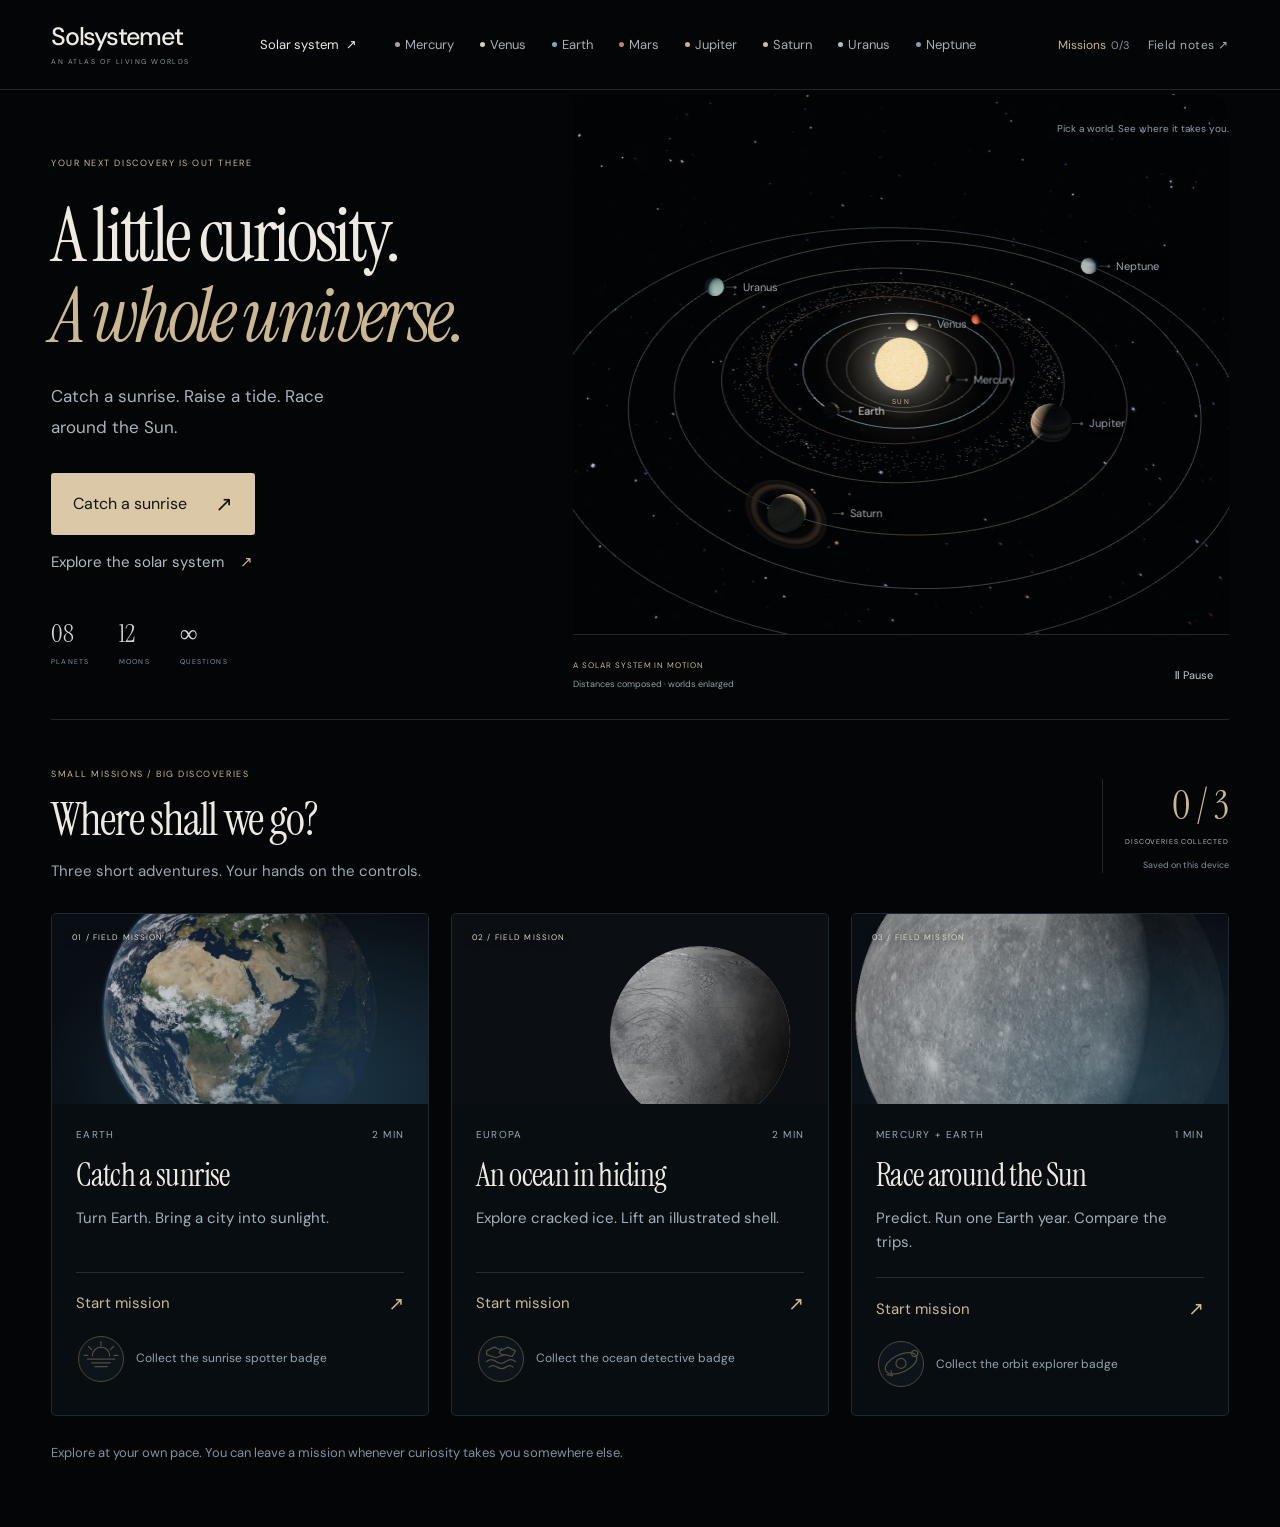
<file: index.html>
<!doctype html>
<html lang="en">
<head>
<meta charset="utf-8"><meta name="viewport" content="width=device-width,initial-scale=1,viewport-fit=cover">
<meta name="theme-color" content="#030507"><meta name="description" content="Solsystemet — Eight planets, twelve moons and the asteroid belt. An atlas to explore together.">
<meta name="apple-mobile-web-app-title" content="Solsystemet">
<link rel="apple-touch-icon" sizes="180x180" href="assets/icons/solsystemet-180-v1.png">
<link rel="icon" type="image/png" sizes="32x32" href="assets/icons/solsystemet-32-v1.png">
<title>Solsystemet — Living worlds</title><link rel="stylesheet" href="style.css?v=e6732d2c9bdf.9df63c26d4">
</head>
<body>
<div id="atlas" class="atlas" data-world="earth">
<header class="topbar">
<a class="brand" href="#explore" aria-label="Solsystemet — exploration home">Solsystemet<span>AN ATLAS OF LIVING WORLDS</span></a>
<nav class="world-nav" aria-label="Explore the solar system"><button data-view="orrery" class="orrery-link">Solar system <span>↗</span></button><div id="planetNav" class="planet-nav"></div></nav>
<div class="top-actions"><a id="missionsLink" href="#missions">Missions <span id="missionNavCount">0/3</span></a><button id="aboutButton" type="button" aria-expanded="false">Field notes ↗</button></div>
</header>
<section id="missionGuide" class="mission-guide" aria-label="Your guided mission" hidden></section>
<section role="main" id="homeView" class="home-view" aria-labelledby="homeTitle" hidden>
<div class="home-hero">
<div class="home-copy"><span class="eyebrow">YOUR NEXT DISCOVERY IS OUT THERE</span><h1 id="homeTitle" tabindex="-1">A little curiosity.<br><em>A whole universe.</em></h1><p>Catch a sunrise. Raise a tide. Race around the Sun.</p><button id="homeStartMission" class="explore-action" type="button">Catch a sunrise <span aria-hidden="true">↗</span></button><a class="mission-jump" href="#orrery">Explore the solar system <span aria-hidden="true">↗</span></a><div class="home-inventory"><span>08 <small>PLANETS</small></span><span>12 <small>MOONS</small></span><span>∞ <small>QUESTIONS</small></span></div></div>
<div class="home-window"><div id="homeStage"></div><div class="home-scene-caption"><span>A SOLAR SYSTEM IN MOTION <small>Distances composed · worlds enlarged</small></span><button id="homeMotion" type="button" aria-pressed="true">Ⅱ Pause</button></div><p class="home-scene-hint">Pick a world. See where it takes you.</p></div>
</div>
<section id="missions" class="mission-library" aria-labelledby="missionsTitle"><div class="mission-library-heading"><div><span class="eyebrow">SMALL MISSIONS / BIG DISCOVERIES</span><h2 id="missionsTitle" tabindex="-1">Where shall we go?</h2><p>Three short adventures. Your hands on the controls.</p></div><div class="discovery-passport"><span id="passportCount">0 / 3</span><span id="passportLabel">DISCOVERIES COLLECTED</span><small id="passportStorage">Saved on this device</small></div></div><div id="missionCards" class="mission-cards"></div><p class="mission-library-note">Explore at your own pace. You can leave a mission whenever curiosity takes you somewhere else.</p></section>
</section>
<main id="main" class="primary">
<section class="narrative" aria-label="Current discovery">
<div class="chapter-index"><span id="chapterNumber">01</span><span class="index-divider"></span><span id="chapterKind">OUR HOME</span></div>
<h1 id="worldTitle">Earth<span>.</span></h1>
<p id="worldLead" class="lead">A living planet, turning beneath the Sun.</p>
<p id="worldText" class="supporting">Oceans in deep blue. Weather moving over continents. A thin atmosphere between us and space.</p>
<nav id="familyNav" class="family-navigation" aria-label="Explore nearby moons" hidden></nav>
<div class="discovery-question"><span class="eyebrow">LOOK CLOSER</span><h2 id="experimentQuestion">Where does a new day begin?</h2><p id="experimentHint">Choose a city. Turn Earth and follow it into the light.</p></div>
<div class="primary-actions"><button id="playButton" class="play-action" aria-pressed="false"><span id="playIcon">▶</span><span id="playLabel">Follow one day</span></button><button id="resetButton" class="quiet-action">Reset ↺</button></div>
<div class="world-fact"><span id="factValue">12,742</span><span id="factUnit">KM / MEAN DIAMETER</span></div>
</section>
<section class="observation" aria-label="Interactive planet">
<div class="scene" id="scene">
<section id="cityExplorer" class="city-explorer" aria-label="Explore a city and its current weather" hidden></section>
<canvas id="universe" aria-label="Interactive Earth. Drag to turn the planet." tabindex="0"></canvas>
<button id="missionScenePlay" class="mission-scene-play" type="button" aria-pressed="true" hidden>Ⅱ Pause</button>
<figure id="europaCutaway" class="europa-cutaway" hidden aria-labelledby="europaCutawayCaption">
<svg viewBox="0 0 440 270" role="img" aria-labelledby="europaLayersTitle europaLayersDesc">
<title id="europaLayersTitle">An illustration of what may lie under Europa’s ice</title><desc id="europaLayersDesc">A cracked icy shell above a likely salty ocean, with rocky material deeper below. The layer depths are uncertain and are not shown to scale.</desc>
<defs><linearGradient id="europaWater" x2="0" y2="1"><stop stop-color="#246d90"/><stop offset="1" stop-color="#112a48"/></linearGradient><linearGradient id="europaRock" x2="0" y2="1"><stop stop-color="#5a554e"/><stop offset="1" stop-color="#25292c"/></linearGradient></defs>
<g class="europa-inside"><path d="M25 80Q220 108 415 80V187Q220 220 25 187Z" fill="url(#europaWater)"/><path d="M25 187Q220 220 415 187V245H25Z" fill="url(#europaRock)"/><path d="M45 129q35-12 70 0t70 0 70 0 70 0 70 0M45 157q35-12 70 0t70 0 70 0 70 0 70 0" fill="none" stroke="#82c8de" stroke-opacity=".24" stroke-width="2"/><text x="220" y="148" text-anchor="middle">Likely salty ocean</text><text x="220" y="232" text-anchor="middle">Rocky interior</text></g>
<g class="europa-ice-shell"><path d="M25 60Q220 15 415 60V93Q220 129 25 93Z" fill="#bacbcf"/><path d="M25 60Q220 15 415 60L380 77 330 64 285 84 225 65 172 83 118 65 71 80Z" fill="#e1e6dd"/><path d="M140 39l-13 17 29 12-18 19M295 42l17 16-12 14 13 21" fill="none" stroke="#816c54" stroke-width="3"/><text x="220" y="73" text-anchor="middle" fill="#21343c">Icy shell</text></g>
<g class="europa-unopened"><rect x="24" y="104" width="392" height="145" rx="5" fill="#091219"/><text x="220" y="172" text-anchor="middle">What could be underneath?</text><path d="M206 190l14 14 14-14" fill="none" stroke="#cbb792" stroke-width="2"/></g>
</svg>
<figcaption id="europaCutawayCaption">Scientific illustration · not to scale.<br>Ice and ocean depths are uncertain. <a href="https://science.nasa.gov/jupiter/moons/europa/" target="_blank" rel="noopener">NASA’s evidence ↗</a></figcaption>
</figure>
<img id="fallbackPlanet" class="fallback" src="assets/earth-still.jpg" alt="Earth illustration; interactive rendering is unavailable." hidden>
<div class="scene-topline"><span id="sceneCaption">EARTH / SUNLIT HEMISPHERE</span><button id="cinemaButton" aria-pressed="false">View only ⤢</button></div>
<div id="spinGuideNote" class="spin-guide-note" hidden><i></i> FOLLOW THE GOLD DOT <span>A DRAWN GUIDE, NOT A CLOUD</span></div>
<div id="axisGuide" class="axis-guide" hidden><span>N</span><i></i><span>S</span></div>
<div id="cityMarker" class="city-marker" hidden><i></i><span id="cityMarkerName">Abu Dhabi</span></div>
<div id="compareLabel" class="compare-label" hidden><i></i><span>EARTH’S WIDTH<small>1 : 11.2 · SAME SCALE AS JUPITER</small></span></div>
<div class="scene-bottomline"><span id="gestureText">DRAG TO TURN · ARROW KEYS TO EXPLORE</span><span id="assetStatus" role="status">Loading surface maps</span></div>
</div>
<aside class="instrument" aria-label="Scientific controls">
<div id="earthInstrument" class="instrument-body earth-controls">
<div class="control-group"><label for="citySelect">CHOOSE A CITY</label><div class="city-visit-controls"><select id="citySelect"><option value="abu-dhabi">Abu Dhabi</option><option value="stockholm">Stockholm</option><option value="tokyo">Tokyo</option><option value="new-york">New York</option><option value="quito">Quito</option></select><button id="cityVisit" class="city-visit" type="button">Visit</button></div></div>
<div class="reading"><span id="solarClock">09:30</span><small>LOCAL SOLAR TIME</small><strong id="dayStatus">Daylight</strong></div>
<div class="control-group rotation-control"><label for="earthRotation">MOVE TIME FORWARD →</label><input id="earthRotation" type="range" min="0" max="1000" value="300" aria-label="Rotate the Earth through one solar day"><div class="range-caption"><span>0h</span><span>12h</span><span>24h</span></div></div>
<div class="toggle-row"><label><input id="cloudToggle" type="checkbox" checked>CLOUDS</label><label><input id="lightsToggle" type="checkbox" checked>NIGHT LIGHTS</label></div>
</div>
<div id="jupiterInstrument" class="instrument-body jupiter-controls" hidden>
<div class="control-group"><label for="jupiterTime">CLOUD MOVEMENT <span id="jupiterReading">×1.0</span></label><input id="jupiterTime" type="range" min="0" max="100" value="0" aria-label="Speed up Jupiter’s illustrative atmospheric motion"><div class="range-caption"><span>GENTLE</span><span>FAST-FORWARD</span></div></div>
<button id="stormButton" class="outline-action" aria-pressed="false">Approach the Great Red Spot ↗</button><button id="earthCompare" class="outline-action" aria-pressed="false">Compare with Earth ○</button>
</div>
<div id="saturnInstrument" class="instrument-body saturn-controls" hidden>
<div class="control-group"><label for="saturnAngle">VIEW ABOVE THE RINGS <span id="saturnReading">24°</span></label><input id="saturnAngle" type="range" min="-70" max="70" value="24" aria-label="Move the camera above and below Saturn’s rings"><div class="range-caption"><span>BELOW</span><span>EDGE-ON</span><span>ABOVE</span></div></div>
<div class="view-presets"><button id="saturnTop">Above</button><button id="saturnEdge">Edge-on</button><button id="saturnBelow">Below</button></div><button id="particleButton" class="outline-action" aria-pressed="false">Follow two pieces of ice ↗</button>
</div>
<div id="otherInstrument" class="instrument-body other-controls" hidden>
<div id="venusControls" class="venus-controls" role="group" aria-label="Choose a view of Venus" hidden><span class="control-heading">LOOK AT VENUS</span><div class="venus-view-options"><button id="venusOrdinary" type="button" aria-pressed="true">Ordinary clouds</button><button id="venusClouds" type="button" aria-pressed="false">Cloud patterns</button><button id="venusSurface" type="button" aria-pressed="false">Radar surface</button></div><p id="venusViewDescription">Venus’s thick clouds hide its surface in ordinary light.</p><a id="venusRadarCredit" href="sources.html#venus-radar" target="_blank" rel="noopener" hidden>NASA/JPL radar image · source & reconstruction notes ↗</a></div>
<div id="titanControls" class="titan-controls" role="group" aria-label="Choose a view of Titan" hidden><span class="control-heading">LOOK AT TITAN</span><div class="titan-view-options"><button id="titanHaze" type="button" aria-pressed="true">Orange haze</button><button id="titanSurface" type="button" aria-pressed="false">Surface reconstruction</button></div><p id="titanViewDescription">Titan’s thick haze hides the ground. Switch views to discover the landscape beneath it.</p><button id="titanNorth" class="outline-action" type="button" hidden>Find the northern lakes ↗</button><p id="titanViewStatus" role="status"></p><a id="titanSourceCredit" href="sources.html#titan" target="_blank" rel="noopener">Image sources & reconstruction notes ↗</a></div>
<div class="control-group" id="phaseControl"><label for="sunAngle">MOVE THE LIGHT <span id="phaseReading">Gibbous</span></label><input id="sunAngle" type="range" min="0" max="160" value="54" aria-label="Change the direction of sunlight"><div class="range-caption"><span>FULL LIGHT</span><span>CRESCENT</span></div></div>
<div id="tiltControl" class="control-group" hidden><label for="axisTilt">TIP THE SPIN AXIS <span id="tiltReading">98°</span></label><input id="axisTilt" type="range" min="0" max="98" value="98" aria-label="Uranus axis tilt"><div class="range-caption"><span>UPRIGHT</span><span>URANUS · 98°</span></div></div>
<div id="spinControl" class="control-group" hidden><label for="uranusSpin">TURN ONCE <span id="spinReading">0°</span></label><input id="uranusSpin" type="range" min="0" max="360" value="0" aria-label="Turn Uranus through one rotation"><div class="range-caption"><span>START</span><span>ONE FULL TURN</span></div></div>
<button id="findOrbit" class="outline-action">Find its orbit ↗</button>
</div>

<p id="particleInsight" class="particle-insight" hidden>Inner ice completes an orbit sooner than outer ice. The two markers exaggerate the size of individual particles.</p>
</aside>
</section>
</main>
<section id="fieldStories" class="field-stories" aria-label="Small stories from a big solar system"><div class="story-intro"><span class="eyebrow">TAKE A THOUGHT HOME</span><h2 tabindex="-1">Imagine that.</h2></div><div id="storyGrid" class="story-grid"></div></section>
<section id="moonDiscoveries" class="moon-discoveries" aria-labelledby="moonDiscoveriesTitle" hidden><div class="moon-discoveries-heading"><div><h2 id="moonDiscoveriesTitle"></h2><p id="moonDiscoveriesIntro"></p></div><a id="featuredMoonSystem" href="#jupiter-moons">Explore their orbits ↗</a></div><div id="featuredMoonCards" class="moon-cards"></div></section>
<section role="main" id="beltView" class="belt-view" hidden aria-labelledby="beltTitle">
<nav class="neighbourhood-nav" aria-label="Around the asteroid belt"><a href="#orrery">← Whole solar system</a><a href="#mars">Mars ↗</a><a href="#jupiter">Jupiter ↗</a></nav>
<div class="belt-heading"><div><span class="eyebrow">BETWEEN MARS & JUPITER / SMALL WORLDS</span><h1 id="beltTitle">The asteroid belt<span>.</span></h1></div><div><p class="lead">Leftovers from the making of worlds.</p><p>Drift past vast, fractured rocks. Watch sunlight reveal their craters as each one slowly tumbles. Every so often, two meet — and a few new fragments drift away.</p></div></div>
<div id="beltStage" class="belt-stage">
<canvas id="beltCanvas" tabindex="0" aria-label="Fly through the asteroid belt. Move your pointer or drag to look around. Arrow keys look around; Space pauses the flight."></canvas>
<div class="scene-topline"><span>PASSAGE / THE MAIN BELT</span><button id="beltCinema" aria-pressed="false">View only ⤢</button></div>
<div class="belt-flight-caption"><button id="beltFlightState" aria-pressed="true">Ⅱ PAUSE FLIGHT</button><span>MOVE TO LOOK AROUND · SPACE TO PAUSE</span></div>
<div id="beltStatus" class="orrery-status" role="status">Preparing the journey…</div>
</div>
<div class="belt-console"><button id="beltPlay" class="play-action" aria-pressed="true">Ⅱ Pause flight</button><div class="control-group"><label for="beltSpeed">PACE OF YOUR JOURNEY <span id="beltSpeedLabel">Cruise</span></label><input id="beltSpeed" type="range" min="0.35" max="2.5" step="0.05" value="1" aria-label="Asteroid fly-through speed"><div class="range-caption"><span>DRIFT</span><span>FLY</span></div></div><button id="beltRestart" class="quiet-action">Start again ↺</button><button id="locateBelt" class="outline-action">Find the belt in the solar system ↗</button></div>
<p class="belt-scale-note">Rocks shown closer together. <strong>The real belt is mostly empty space.</strong> <a href="sources.html#asteroids" target="_blank" rel="noopener">Field notes ↗</a></p>
<section class="belt-stories" aria-label="Stories from the asteroid belt"><div class="story-intro"><h2>Space between<br> the stones.</h2><p>There is much more here than a collection of rocks.</p></div><div id="beltEntryStories" class="story-grid"></div></section>
</section>
<section role="main" id="orreryView" class="orrery-view" hidden aria-label="Interactive solar system orrery">
<div class="orrery-heading"><div><span class="eyebrow">THE SOLAR SYSTEM / IN MOTION</span><h1>One star. Many worlds.</h1></div><p>Every world keeps a different time.<br>Click a planet to visit its world.<br>Count its journeys in the chart below.</p></div>
<nav class="neighbourhood-nav" aria-label="Moons and small worlds"><a href="#earth-moons">Earth & the Moon ↗</a><a href="#jupiter-moons">Jupiter’s moons ↗</a><a href="#saturn-moons">Saturn’s moons ↗</a><a href="#belt">The asteroid belt ↗</a></nav>
<div id="orreryStage" class="orrery-stage">
<canvas id="orreryCanvas" tabindex="0" aria-label="Interactive solar system. Click a planet to visit it. Drag to orbit, scroll to zoom. Arrow keys turn the camera; plus and minus zoom."></canvas>
<div id="orbitLabels" class="orbit-labels"></div>
<div class="orbit-toolbar"><div class="segmented" aria-label="Orbital spacing"><button id="composedSpace" aria-pressed="true">Easy-to-see spacing</button><button id="trueSpace" aria-pressed="false">Real distances</button></div><div class="segmented camera-views" aria-label="Camera viewpoint"><button id="obliqueView" aria-pressed="true">Side view</button><button id="overheadView" aria-pressed="false">From above</button></div><label class="orbit-picker" for="orbitFocus"><span>CHOOSE A WORLD</span><select id="orbitFocus" aria-label="Highlight a planet orbit"></select></label><button id="innerSystem">Inner worlds</button><button id="beltButton" aria-pressed="false">Asteroid belt</button><button id="resetOrbit" title="Reset camera and time">Reset ↺</button></div>

<div class="orbit-key"><span id="scaleNote">COMPOSED DISTANCES · PLANETS ENLARGED</span><span>CLICK A PLANET TO VISIT · DRAG TO ORBIT</span></div>
<div id="orreryStatus" class="orrery-status" role="status">Preparing the solar system…</div>
</div>
<div class="orbit-selected"><span id="orbitKind" class="eyebrow">THIRD WORLD FROM THE SUN</span><h2 id="orbitName">Earth</h2><p id="orbitFact">One familiar journey.</p><button id="followOrbit" class="follow-orbit">Follow Earth ⊙</button><div class="orbit-entry-links"><a id="visitPlanet" href="#earth">View Earth <span>↗</span></a><a id="orbitMoons" href="#earth-moons">Earth & the Moon ↗</a></div></div>
<section id="beltDiscovery" class="belt-discovery" hidden><div><span class="eyebrow">BETWEEN MARS & JUPITER</span><h2>A lot more space than stone.</h2><p>Millions of rocky leftovers circle the Sun here. They are spread so far apart that spacecraft can cross the belt without weaving through a maze.</p></div><a class="outline-action belt-entry-link" href="#belt">Take a flight through the belt ↗</a></section>
<div class="orbit-console"><div class="time-actions"><button id="orbitPlay" class="play-action" aria-pressed="false">▶ Play time</button><button id="oneYear" class="year-action">Watch one Earth year ↗</button></div><div class="orbit-timeline"><label for="orbitDay"><span id="orbitTime">Day 0</span><span id="orbitYearLabel">ONE EARTH YEAR / 365.26 DAYS</span></label><input id="orbitDay" type="range" min="0" max="1000" step="1" value="0" aria-label="Scrub through one Earth year"><div class="range-caption"><span>BEGIN</span><span>½ YEAR</span><span>ONE YEAR</span></div></div><div class="orbit-speed"><label for="orbitSpeed">TIME PASSES AT</label><select id="orbitSpeed"><option value="2">2 days / second</option><option value="20" selected>20 days / second</option><option value="100">100 days / second</option></select></div></div>
<div id="yearInsight" class="year-insight" aria-live="polite"><span class="eyebrow">TRY THIS</span><p>Watch one Earth year. How many times will Mercury pass the starting line?</p></div>
<p class="trip-key">COUNT WHOLE TRIPS AROUND THE SUN <span>The circle fills as each world makes its next trip.</span></p>
<div class="orbit-scoreboard" id="orbitScoreboard" aria-label="Whole trips around the Sun, with progress through the next trip"></div>

</section>
<section role="main" id="moonSystemView" class="moon-system-view" hidden aria-label="Explore a planet and its moons">
<nav class="neighbourhood-nav" aria-label="Choose a moon system"><a href="#orrery">← Whole solar system</a><a id="moonParentLink" href="#earth">← View Earth</a><a href="#earth-moons">Earth & the Moon</a><a href="#jupiter-moons">Jupiter’s moons</a><a href="#saturn-moons">Saturn’s moons</a></nav>
<div class="orrery-heading"><div><span id="moonSystemEyebrow" class="eyebrow">WORLDS AROUND A WORLD</span><h1 id="moonSystemTitle">Jupiter’s moons.</h1></div><p id="moonSystemIntro">Choose a moon. Follow its journey.</p></div>
<nav id="earthExperiments" class="earth-experiments" aria-label="Earth and Moon experiments" hidden><a href="#earth-moons/moon" data-experiment="orbits">The same face</a><a href="#earth-moons/tides" data-experiment="tides">Ocean tides</a><a href="aurora/">Aurora ↗</a></nav>
<nav id="moonPageLinks" class="moon-page-links" aria-label="Visit a moon page"></nav>
<div id="moonStage" class="moon-stage"><canvas id="moonCanvas" tabindex="0" aria-label="Moon system. Click a world or its name to visit. Drag to orbit. Arrow keys turn the camera; plus and minus zoom."></canvas><svg id="moonFaceGuide" class="moon-face-guide" aria-hidden="true" focusable="false" hidden><g id="moonFacePointer"><circle id="moonFaceRing"/><path id="moonFaceArrow"/></g></svg><div id="moonLabels" class="orbit-labels"></div><div id="tideSunCue" class="tide-sun-cue" hidden aria-hidden="true"><i></i><span>TO THE SUN</span></div><div id="tideModelKey" class="tide-model-key" hidden>Ocean shape exaggerated<span>Pale edge: Earth’s surface</span><span id="tideDistanceKey" hidden>Closer Moon · stronger tides</span></div><div class="orbit-toolbar"><div class="segmented"><button id="moonPerspective" aria-pressed="true">Side view</button><button id="moonTop" aria-pressed="false">From above</button></div><label class="orbit-picker" for="moonFocus"><span>CHOOSE A WORLD</span><select id="moonFocus" aria-label="Highlight a moon orbit"></select></label><button id="tideInspect" type="button" aria-pressed="false" hidden>Inspect water</button><button id="moonReset">Reset ↺</button></div><div class="orbit-key"><span id="moonScaleKey">COMPOSED DISTANCES · MOONS ENLARGED</span><span id="moonGestureKey">CLICK A WORLD TO VISIT · DRAG TO ORBIT</span></div></div>
<div id="moonLoadNotice" class="moon-load-notice"><p id="moonStatus" role="status"></p><button id="moonRetry" type="button" hidden>Retry images</button></div>
<div id="moonConsole" class="moon-console"><button id="moonPlay" class="play-action" aria-pressed="false">▶ Play orbits</button><div><label for="moonDay"><span id="moonTime">Day 0</span><span id="moonTimeSpan">16 EARTH DAYS</span></label><input id="moonDay" type="range" min="0" max="1000" value="0" aria-label="Move time in the moon system"></div><p id="moonClockNote">One clock. Different journeys.</p><div id="moonCheckpoints" class="moon-checkpoints" hidden><div class="checkpoint-reading"><span>From Day 0</span><span id="moonTurnReading" aria-live="off">0 orbits · 0 turns</span></div><div class="checkpoint-buttons" role="group" aria-label="Orbit checkpoints measured from Day zero"><button type="button" data-moon-checkpoint="0.25" aria-label="Travel to one quarter of an orbit from Day zero">¼ orbit</button><button type="button" data-moon-checkpoint="0.5" aria-label="Travel to half an orbit from Day zero">½ orbit</button><button type="button" data-moon-checkpoint="1" aria-label="Travel to one orbit from Day zero">1 orbit</button></div><span id="moonCheckpointStatus" class="checkpoint-result" role="status">The pointer turns with the Moon.</span></div></div>
<div id="tideControls" class="tide-controls" hidden>
<div class="tide-control-top"><button id="tideSun" type="button" aria-pressed="true">Sun’s pull <span>On</span></button><div class="tide-reading"><span>DAILY CHANGE</span><div class="tide-meter" aria-hidden="true"><i id="tideMeter"></i></div><output id="tideStrength">—</output></div></div>
<div class="tide-presets" role="group" aria-label="Compare the Moon and Sun around Earth">
<button type="button" data-tide-angle="0" aria-label="Moon and Sun on the same side of Earth"><svg viewBox="0 0 68 30" aria-hidden="true"><path d="M9 17H51"/><circle class="diagram-sun" cx="9" cy="17" r="5"/><circle class="diagram-earth" cx="51" cy="17" r="4"/><circle class="diagram-moon" cx="33" cy="17" r="2.5"/></svg><span>Same side</span></button>
<button type="button" data-tide-angle="90" aria-label="Moon and Sun at a right angle around Earth"><svg viewBox="0 0 68 30" aria-hidden="true"><path d="M9 17H43V3"/><path class="diagram-angle" d="M37 17V11H43"/><circle class="diagram-sun" cx="9" cy="17" r="5"/><circle class="diagram-earth" cx="43" cy="17" r="4"/><circle class="diagram-moon" cx="43" cy="3" r="2.5"/></svg><span>Right angle</span></button>
<button type="button" data-tide-angle="180" aria-label="Moon and Sun on opposite sides of Earth"><svg viewBox="0 0 68 30" aria-hidden="true"><path d="M9 17H59"/><circle class="diagram-sun" cx="9" cy="17" r="5"/><circle class="diagram-earth" cx="36" cy="17" r="4"/><circle class="diagram-moon" cx="59" cy="17" r="2.5"/></svg><span>Opposite side</span></button>
</div>
<p id="tideFeedback" class="tide-feedback" role="status">Can you make a bigger tide?</p><div class="tide-loading"><span id="tideStatus" role="status"></span><button id="tideRetry" type="button" hidden>Retry water</button></div>
</div>
<section id="tideDiscovery" class="tide-discovery" hidden aria-labelledby="tideChallengeTitle" data-found="0">
<div><span class="eyebrow">TRY THIS</span><h2 id="tideChallengeTitle">Find both big tides.</h2><p id="tideChallengeStatus" role="status">Two Moon positions make the biggest change. Can you find them?</p></div>
<div class="tide-challenge-actions"><output id="tideChallengeCount" aria-label="Big tide positions found">0 / 2</output><button id="tideChallengeStart" type="button">Try it</button><button id="tideChallengeCheck" type="button" hidden>Check position</button></div>
</section>
<section id="tideShore" class="tide-shore-host" hidden aria-label="A day at an illustrated sandy beach"><p>As Earth turns, a coast moves through the tidal bulges. Sun–Moon alignment changes the size of its daily rise and fall.</p></section>
<div id="tideLearningNotice" class="tide-learning-notice" hidden><p id="tideLearningStatus" role="status"></p><button id="tideLearningRetry" type="button" hidden>Retry illustrations</button></div>
<details id="tideNotes" class="moon-observation-notes tide-illustrated-notes" hidden><summary>Why two bulges?<span class="tide-notes-invitation">Explore the illustrated guide</span></summary>
<div id="tideGuide" class="tide-field-guide"><figure class="tide-pull-figure">
<svg class="tide-plate" viewBox="0 0 480 270" role="img" aria-labelledby="tidePullTitle tidePullDesc">
<title id="tidePullTitle">One Moon, two ocean bulges</title><desc id="tidePullDesc">Earth's illustrated ocean stretches toward and away from the Moon on the right. All three gold arrows point toward the Moon: the far side is pulled least, Earth's middle more, and the near side most.</desc>
<defs><radialGradient id="pullWater"><stop offset=".45" stop-color="#12344a" stop-opacity=".1"/><stop offset=".83" stop-color="#317b99" stop-opacity=".45"/><stop offset="1" stop-color="#9ce6ef" stop-opacity=".7"/></radialGradient><radialGradient id="pullSun"><stop stop-color="#fff4c8"/><stop offset=".6" stop-color="#eed396"/><stop offset=".9" stop-color="#c98b40"/><stop offset="1" stop-color="#a85a22"/></radialGradient><radialGradient id="pullGlow"><stop stop-color="#f0ba69" stop-opacity=".26"/><stop offset="1" stop-color="#dca258" stop-opacity="0"/></radialGradient></defs>
<path class="tide-diagram-guide" d="M62 135H443"/>
<path d="M317.76,135.00 L317.66,138.59 L317.38,142.16 L316.91,145.71 L316.26,149.23 L315.43,152.71 L314.42,156.13 L313.23,159.49 L311.88,162.78 L310.38,165.99 L308.71,169.11 L306.90,172.13 L304.96,175.05 L302.88,177.86 L300.69,180.56 L298.38,183.14 L295.97,185.60 L293.47,187.93 L290.89,190.14 L288.23,192.22 L285.51,194.17 L282.74,195.99 L279.92,197.69 L277.07,199.27 L274.18,200.73 L271.27,202.07 L268.36,203.29 L265.43,204.41 L262.50,205.42 L259.58,206.34 L256.66,207.16 L253.76,207.89 L250.87,208.54 L248.00,209.11 L245.15,209.62 L242.32,210.05 L239.51,210.43 L236.72,210.75 L233.96,211.03 L231.21,211.26 L228.48,211.44 L225.76,211.59 L223.06,211.70 L220.37,211.78 L217.68,211.82 L215.00,211.84 L212.32,211.82 L209.63,211.78 L206.94,211.70 L204.24,211.59 L201.52,211.44 L198.79,211.26 L196.04,211.03 L193.28,210.75 L190.49,210.43 L187.68,210.05 L184.85,209.62 L182.00,209.11 L179.13,208.54 L176.24,207.89 L173.34,207.16 L170.42,206.34 L167.50,205.42 L164.57,204.41 L161.64,203.29 L158.73,202.07 L155.82,200.73 L152.93,199.27 L150.08,197.69 L147.26,195.99 L144.49,194.17 L141.77,192.22 L139.11,190.14 L136.53,187.93 L134.03,185.60 L131.62,183.14 L129.31,180.56 L127.12,177.86 L125.04,175.05 L123.10,172.13 L121.29,169.11 L119.62,165.99 L118.12,162.78 L116.77,159.49 L115.58,156.13 L114.57,152.71 L113.74,149.23 L113.09,145.71 L112.62,142.16 L112.34,138.59 L112.24,135.00 L112.34,131.41 L112.62,127.84 L113.09,124.29 L113.74,120.77 L114.57,117.29 L115.58,113.87 L116.77,110.51 L118.12,107.22 L119.62,104.01 L121.29,100.89 L123.10,97.87 L125.04,94.95 L127.12,92.14 L129.31,89.44 L131.62,86.86 L134.03,84.40 L136.53,82.07 L139.11,79.86 L141.77,77.78 L144.49,75.83 L147.26,74.01 L150.08,72.31 L152.93,70.73 L155.82,69.27 L158.73,67.93 L161.64,66.71 L164.57,65.59 L167.50,64.58 L170.42,63.66 L173.34,62.84 L176.24,62.11 L179.13,61.46 L182.00,60.89 L184.85,60.38 L187.68,59.95 L190.49,59.57 L193.28,59.25 L196.04,58.97 L198.79,58.74 L201.52,58.56 L204.24,58.41 L206.94,58.30 L209.63,58.22 L212.32,58.18 L215.00,58.16 L217.68,58.18 L220.37,58.22 L223.06,58.30 L225.76,58.41 L228.48,58.56 L231.21,58.74 L233.96,58.97 L236.72,59.25 L239.51,59.57 L242.32,59.95 L245.15,60.38 L248.00,60.89 L250.87,61.46 L253.76,62.11 L256.66,62.84 L259.58,63.66 L262.50,64.58 L265.43,65.59 L268.36,66.71 L271.27,67.93 L274.18,69.27 L277.07,70.73 L279.92,72.31 L282.74,74.01 L285.51,75.83 L288.23,77.78 L290.89,79.86 L293.47,82.07 L295.97,84.40 L298.38,86.86 L300.69,89.44 L302.88,92.14 L304.96,94.95 L306.90,97.87 L308.71,100.89 L310.38,104.01 L311.88,107.22 L313.23,110.51 L314.42,113.87 L315.43,117.29 L316.26,120.77 L316.91,124.29 L317.38,127.84 L317.66,131.41 L317.76,135.00 Z" fill="url(#pullWater)" stroke="#8fd5e2" stroke-opacity=".7" stroke-width="1"/><circle cx="215" cy="135" r="72" fill="#163340"/><image href="assets/tides/earth.webp" x="135.08" y="55.08" width="159.84" height="159.84"/><circle cx="436" cy="135" r="21" fill="#aaa9a0"/><image href="assets/tides/moon.webp" x="412.69" y="111.69" width="46.62" height="46.62"/>
<g class="tide-gravity-shadow"><path d="M145 135h18m-6-5 6 5-6 5 M215 135h29m-6-5 6 5-6 5 M285 135h44m-6-5 6 5-6 5"/></g>
<g class="tide-gravity-arrow"><path d="M145 135h18m-6-5 6 5-6 5 M215 135h29m-6-5 6 5-6 5 M285 135h44m-6-5 6 5-6 5"/></g>
<path class="tide-diagram-callout" d="M145 122V65H121 M285 122V65H308 M215 155V217"/>
<g class="tide-diagram-label"><text x="120" y="47">Less pull</text><text x="310" y="47">More pull</text><text x="215" y="244">Earth moves too</text><text x="436" y="185">Moon</text></g>
</svg>
<figcaption><span class="eyebrow">01 / THE MOON’S PULL</span><h3>One Moon.<br> Two bulges.</h3><p>The Moon pulls on the whole Earth. More on the near side, less on the far side. That difference stretches the ocean both ways.</p><span class="tide-arrow-key"><i aria-hidden="true">→</i> Longer arrow, stronger pull.</span></figcaption>
</figure><p>In a line, the Sun and Moon’s tidal effects add together: a spring tide. At a right angle, the change is smaller: a neap tide. Water height is exaggerated.</p><a href="sources.html#tides" target="_blank" rel="noopener">Sources &amp; model ↗</a></div></details>
<div id="moonSelection" class="moon-selection"><div><span id="moonSelectedKind" class="eyebrow"></span><h2 id="moonSelectedName"></h2></div><p id="moonSelectedStory"></p><a id="visitMoon" href="#moon">Visit the Moon ↗</a></div>
<div id="moonCards" class="moon-cards"></div>
<details id="moonObservationNotes" class="moon-observation-notes" hidden><summary>About the gold pointer & this model</summary><p>The gold pointer is a drawn guide. The Moon turns once per orbit, keeping that side toward Earth. The guide hides when blocked or seen end-on.</p><p>Body sizes are proportional; distance is shortened. Earth’s daily spin is omitted. Sunlight is illustrative, not today’s sky or a phase calendar. <a href="sources.html#earth-moon-lighting" target="_blank" rel="noopener">Sources & model notes ↗</a></p></details>

</section>
<footer class="bottom-dock"><span>CONTINUE EXPLORING</span><div id="worldCards" class="world-cards" role="group" aria-label="Go to another world"></div></footer><nav class="small-worlds-nav" aria-label="Explore moons and asteroids"><a href="#moon">The Moon ↗</a><a href="#jupiter-moons">Jupiter’s moons ↗</a><a href="#saturn-moons">Saturn’s moons ↗</a><a href="#belt">Asteroid belt ↗</a></nav><footer class="exhibit-footer"><a href="sources.html" target="_blank" rel="noopener">Sources &amp; image credits ↗</a><a href="sources.html#city-services" target="_blank" rel="noopener">Services &amp; privacy ↗</a><details><summary>About the models</summary><div class="exhibit-model-notes"><p id="modelNote" class="model-note">NASA BLUE MARBLE · CLOUD MOVEMENT IS ILLUSTRATIVE</p><h3>Solar system</h3><p class="orbit-model-note">A working model, not today’s sky. Elliptical paths and relative orbital periods follow NASA/JPL data. Planet and Sun sizes are enlarged independently; “Real distances” puts the orbital distances on one scale. <a href="sources.html#orrery" target="_blank">How the model works ↗</a></p><h3>Moon orbits</h3><p class="orbit-model-note">A model to explore, not today’s sky. Moon orbits are circular approximations with measured orbital periods. Distances are composed; moon sizes are enlarged. All moon paths use the parent’s equatorial plane except Earth’s Moon and tilted Iapetus. <a href="sources.html#moons" target="_blank">Image credits & model notes ↗</a></p><h3>Tides &amp; asteroids</h3><p>The beach shows two highs in an ideal tide day of about 24 h 50 min. Real coasts have different timings and heights. <a href="sources.html#tides" target="_blank" rel="noopener">Tide model ↗</a></p><p>The asteroid flight is an imagined close-up journey with the rocks brought closer together. <a href="sources.html#asteroids" target="_blank" rel="noopener">Asteroid model ↗</a></p><h3>City views</h3><p>Satellite imagery is not live. Weather uses the actual local time, separate from Earth’s model clock. Current conditions come from a weather model.</p></div></details></footer>
<dialog id="aboutPanel" aria-labelledby="aboutTitle"><button id="closeAbout" aria-label="Close field notes">×</button><span class="eyebrow">SOLSYSTEMET / FIELD NOTES</span><h2 id="aboutTitle">Light makes a world.</h2>
<p>Explore eight planets and twelve moons with sunlight, surface detail and changing perspective. The imagery comes from observations; the movement and lighting are an interactive reconstruction.</p>
<h3>Earth</h3><p>NASA’s Blue Marble July 2004 surface composite, with a separate cloud layer and city lights. The cloud layer moves independently and casts shadows. Local solar time follows longitude and the same Sun direction used by the renderer; it is not civil clock time. The model has no seasons.</p>
<h3>Jupiter & Saturn</h3><p>Jupiter uses spacecraft imagery. Cloud drift is illustrative, not a measured wind simulation. Saturn uses a mapped, gently banded atmosphere and a separate ring plane, with both ring-on-planet and planet-on-ring shadows. Each world is framed separately, not at a common scale.</p>
<h3>The orrery</h3><p>One clock drives all eight elliptical orbits, using fixed J2000 NASA/JPL elements and orbital periods. Starting positions are illustrative, not the current sky. Easy-to-see spacing spreads the planets for clarity. Real distances uses the same distance scale for every orbit; bodies remain enlarged as navigational markers. The one-year experiment stops automatically after one Earth orbit.</p><h3>Moons & small worlds</h3><p>Visit Earth’s Moon, the four Galilean moons of Jupiter and seven major moons of Saturn. Their orbit views use measured periods, circular paths and enlarged bodies. The asteroid belt has an imagined fly-through with generated rock shapes and compressed spacing. Its orrery view uses a small illustrative sample; individual rocks are exaggerated so you can see the band. Uranus’s gold dot and lines are drawn teaching guides, not atmospheric features.</p><h3>The sky beyond</h3><p>The pale band behind the worlds is the Milky Way, our home galaxy. NASA’s catalogue-based star map gives it real stars and dark dust lanes. We brighten the sky so you can see it beside the sunlit planets. <a href="sources.html#sky" target="_blank" rel="noopener">Sky credits & notes ↗</a></p><h3>Image sources</h3><p><a href="https://science.nasa.gov/earth/earth-observatory/blue-marble-next-generation/base-topography/" target="_blank" rel="noopener">NASA Blue Marble</a> · <a href="https://ssi.solarsystemscope.com/textures/" target="_blank" rel="noopener">Solar System Scope / CC BY 4.0</a> · <a href="sources.html" target="_blank">Full imagery credits & rendering notes</a></p>
<h3>Motion & performance</h3><p>Each world starts rotating when you arrive. Pause stops rotation and cloud drift. Orbital scenes and asteroid flight also start moving on arrival. Drag or use arrow keys over the scene to inspect a world. Reduced motion is respected. If the graphics engine is unavailable, a still illustration is shown and simulation controls are disabled.</p><label class="pref"><input id="lowPower" type="checkbox"> Energy-saving planet display</label>
</dialog>
<div id="routeAnnouncement" class="sr-only" role="status"></div>
<div id="missionAnnouncement" class="sr-only" role="status"></div>
<div id="toast" class="toast" role="status"></div>
</div><script type="module" src="app.js?v=e6732d2c9bdf.9df63c26d4"></script>
</body></html>
</file>
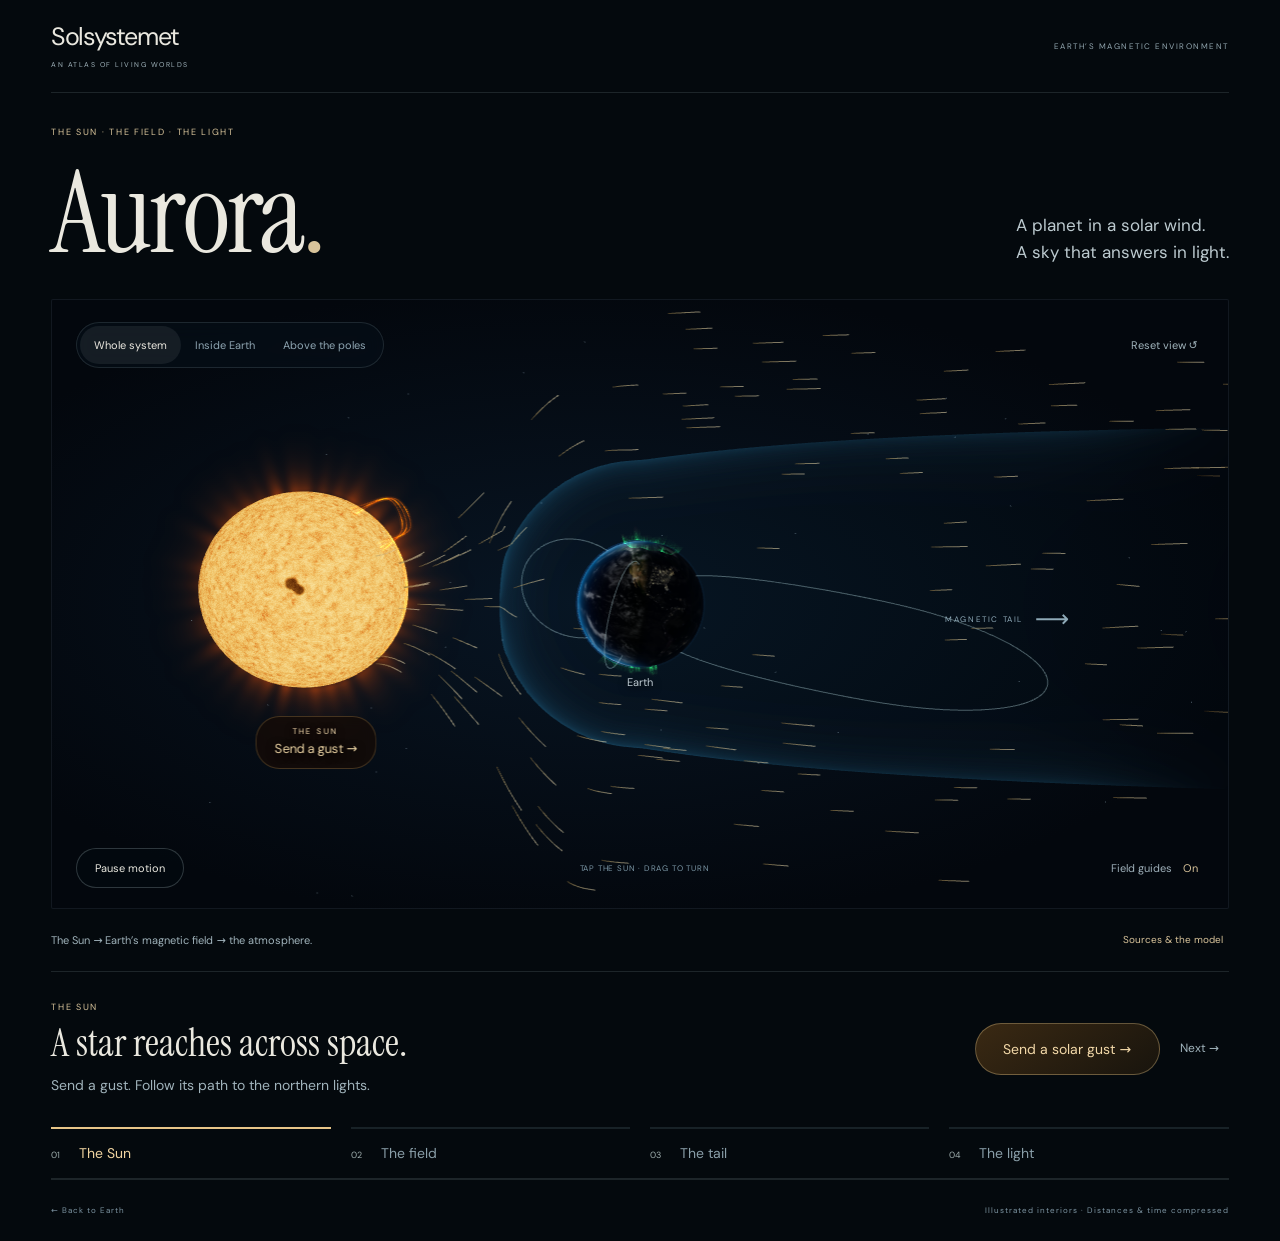
<file: aurora/index.html>
<!doctype html><html lang="en"><head><meta charset="utf-8"><meta name="viewport" content="width=device-width,initial-scale=1"><link rel="icon" href="data:,">
<meta name="theme-color" content="#04090e"><title>Aurora · Earth and its magnetic environment</title><link rel="stylesheet" href="style.css?v=e6732d2c9bdf.9df63c26d4"><script type="importmap">{"imports":{"three":"../vendor/three.module.js","three/core":"../vendor/three.core.js","three/controls":"../vendor/OrbitControls.js","aurora-scene":"./scene.js?v=e6732d2c9bdf.9df63c26d4"}}</script></head>
<body><header><a class="brand" href="../index.html#earth">Solsystemet<span>AN ATLAS OF LIVING WORLDS</span></a><span class="chapter">EARTH’S MAGNETIC ENVIRONMENT</span></header>
<main><div class="intro"><div><p class="eyebrow">THE SUN · THE FIELD · THE LIGHT</p><h1>Aurora<span>.</span></h1></div><p class="lead">A planet in a solar wind.<br>A sky that answers in light.</p></div>
<section class="exhibit" aria-label="Earth and its magnetic environment">
<div class="stage" id="stage"><canvas id="universe" tabindex="0" aria-label="Earth within its magnetic envelope. Drag or use arrow keys to turn the system."></canvas>
<div class="stage-toolbar"><div class="view-switch" role="group" aria-label="View"><button data-view="system" aria-pressed="true">Whole system</button><button data-view="core" aria-pressed="false">Inside Earth</button><button data-view="polar" aria-pressed="false">Above the poles</button></div><button id="reset" aria-label="Reset viewpoint">Reset view ↺</button></div>
<button class="sun-action" id="sunAction"><span>THE SUN</span>Send a gust →</button><span class="scene-label tail-label" id="tailLabel">MAGNETIC TAIL <i>⟶</i></span><div class="earth-label" id="earthLabel">Earth</div><div id="polarLabel" class="polar-label" hidden><span class="eyebrow">AROUND THE MAGNETIC POLES</span><p>The atmosphere glows.</p></div>
<svg id="coreLeader" class="core-leader" aria-hidden="true" hidden><path/><circle r="3"/></svg><div id="coreAnnotation" class="core-annotation" hidden><span>LIQUID METAL</span><strong>Outer core</strong></div><div class="stage-bottom"><button id="motion">Pause motion</button><span id="gesture">DRAG TO TURN · ARROW KEYS TO EXPLORE</span><button id="guides" aria-pressed="true">Field guides <span>On</span></button></div>
<div class="loading" id="loading">Finding Earth’s place in the wind<span></span></div><div class="fallback" id="failure" hidden><h2>The view couldn’t open.</h2><p>Moving liquid metal inside Earth sustains its magnetic field. Solar wind interacts with that field; energy reaching the polar atmosphere can make it glow.</p><button id="retry">Try again ↻</button></div>
</div><div class="scene-caption"><p id="viewCaption">Earth’s field extends far beyond its atmosphere.</p><button id="about">Sources &amp; the model</button></div>
<div class="journey-panel"><div class="journey-copy"><p class="eyebrow" id="storyEyebrow">START AT THE SUN</p><h2 id="storyTitle">A star reaches across space.</h2><p id="storyText">Send a gust. Follow its path to the northern lights.</p></div><div class="journey-actions"><button id="journeyPlay" class="primary-action">Send a solar gust <span>→</span></button><button id="journeyNext" aria-label="Next part of the journey">Next →</button></div><div class="journey-steps" aria-label="Explore the journey"><button data-step="0" aria-pressed="true"><span>01</span> The Sun</button><button data-step="1" aria-pressed="false"><span>02</span> The field</button><button data-step="2" aria-pressed="false"><span>03</span> The tail</button><button data-step="3" aria-pressed="false"><span>04</span> The light</button></div></div>
<div class="core-panel" id="corePanel" hidden><div><p class="eyebrow">EARTH’S HIDDEN ENGINE</p><h2 id="layerTitle">A moving ocean of metal.</h2><p id="layerText">Liquid iron flows in the outer core. Its motion creates electric currents that sustain Earth’s magnetic field.</p></div><div class="layer-options" aria-label="Inspect Earth’s layers"><button data-layer="2" aria-pressed="false"><i></i>Mantle <small>Solid rock</small></button><button data-layer="1" aria-pressed="true"><i></i>Outer core <small>Liquid metal</small></button><button data-layer="0" aria-pressed="false"><i></i>Inner core <small>Solid metal</small></button></div><button class="return-system" id="returnSystem">Follow the field out into space →</button></div>
</section></main>
<footer><a href="../index.html#earth">← Back to Earth</a><span>Illustrated interiors · Distances & time compressed</span></footer>
<dialog id="notes"><button id="closeNotes" aria-label="Close sources">×</button><p class="eyebrow">READING THIS MODEL</p><h2>A field, not a shell.</h2><p>The Sun, its corona and the cutaway are original explanatory illustrations. Interior layer radii approximately follow Earth’s 1,221 km inner core and 3,480 km core boundary within its 6,371 km mean radius. Texture, glowing colours and flow paths are illustrative; we cannot photograph these layers. The mantle is mostly solid rock that flows slowly over geological time. The outer core is liquid conducting metal; its convection and Earth’s rotation help sustain the geodynamo. The inner core is solid.</p><p>“Send a gust” is a compressed story of an illustrative solar-wind disturbance and energy transfer under favourable magnetic-field conditions. Solar-wind pressure alone does not determine auroras. The Sun is shown much closer and smaller than reality. Travel and response times are greatly shortened. <a href="https://science.nasa.gov/earth/facts/" target="_blank" rel="noopener">NASA — Inside Earth</a></p><details class="technical-controls"><summary>Inspect the model controls</summary><div class="instruments"><section class="pressure-instrument" aria-labelledby="pressureTitle"><p class="eyebrow">01 / PUSH ON THE BOUNDARY</p><div class="instrument-title"><h2 id="pressureTitle">The wind presses in.</h2><output id="pressureValue" for="pressure">2.0 <small>nPa</small></output></div><p class="instruction">Increase the pressure. Watch the Sun-facing edge.</p><label class="sr-only" for="pressure">Solar-wind dynamic pressure</label><input id="pressure" type="range" min="0" max="100" value="33.333" step=".1"><div class="range-labels"><span>Gentler wind</span><span>Stronger pressure</span></div><div class="measure"><span>SUNWARD BOUNDARY</span><strong id="boundaryValue">10.0 <small>Earth radii</small></strong></div></section>
<section class="release-instrument" aria-labelledby="releaseTitle"><p class="eyebrow">02 / FOLLOW A RELEASE</p><div class="instrument-title"><h2 id="releaseTitle">The poles light up.</h2><button id="playRelease">Play sequence</button></div><p class="instruction">Follow energy from the tail towards the polar atmosphere.</p><label class="sr-only" for="release">Illustrative energy release sequence</label><input id="release" type="range" min="0" max="100" value="0" step=".1"><div class="range-labels"><span>Stored energy</span><span>Earthward</span><span>Aurora</span></div><p class="sequence-caption" id="sequenceCaption" aria-live="polite">Energy is stored in the stretched magnetic tail.</p></section></div>
</details><p>The blue envelope represents the <strong>magnetopause</strong>, the boundary between Earth’s magnetic environment and the solar wind. It is not a solid barrier or Earth’s atmosphere. The sparse interior lines are illustrative magnetic-field guides.</p><p>The pressure control uses the approximate pressure-balance relationship <strong>R ∝ P<sup>−1/6</sup></strong>, with 10 Earth radii at 2 nPa as an illustrative reference. The magnetic field and solar-wind field orientation are held fixed. Real boundary position also depends on those factors and changing conditions. The displayed range is 0.5–32 nPa.</p><p>Earth is enlarged relative to the magnetosphere so it remains visible. Tail length and distances are compressed; the real magnetotail extends far beyond the scene. The envelope shape and guide curves are authored illustrations, not a magnetohydrodynamic simulation.</p><p>The release sequence is separate from the pressure control. It begins with energy already stored in the magnetotail and illustrates an Earthward release and enhanced auroral emission. It does not predict a storm or imply that pressure alone determines auroral activity. Tracers indicate energy transfer, not literal packets travelling on these exact paths.</p><p>Auroras form around the magnetic poles when energetic particles excite atmospheric gases. The ovals and curtain heights are exaggerated; the magnetic axis and auroral shape are illustrative, not current geomagnetic data. Both hemispheres are shown; actual northern and southern auroras are not perfectly symmetrical. Earth and the Sun’s direction stay fixed during the sequence.</p><p>Earth surface: NASA Blue Marble Next Generation, July 2004 with topography. NASA Earth Observatory; Reto Stöckli / NASA Goddard Space Flight Center, based on MODIS observations. Clouds and night lights: Solar System Scope / INOVE, based on NASA imagery, <a href="https://creativecommons.org/licenses/by/4.0/" target="_blank" rel="noopener">CC BY 4.0</a>. Cloud map copied unchanged; day and night maps resized to 2048 × 1024. Historical composites, not live observations. Stars are illustrative. All field geometry and aurora shaders are original explanatory graphics.</p><p><a href="https://science.nasa.gov/heliophysics/focus-areas/magnetosphere-ionosphere/" target="_blank" rel="noopener">NASA — Magnetosphere &amp; ionosphere</a><br><a href="https://science.nasa.gov/sun/auroras/" target="_blank" rel="noopener">NASA — Auroras</a><br><a href="https://www.swpc.noaa.gov/phenomena/aurora" target="_blank" rel="noopener">NOAA — Aurora</a><br><a href="https://doi.org/10.1029/97JA00196" target="_blank" rel="noopener">Shue et al. (1997) — Magnetopause shape</a><br><a href="../sources.html" target="_blank" rel="noopener">Earth imagery credits</a></p></dialog>
<script type="module" src="app.js?v=e6732d2c9bdf.9df63c26d4"></script></body></html>
</file>
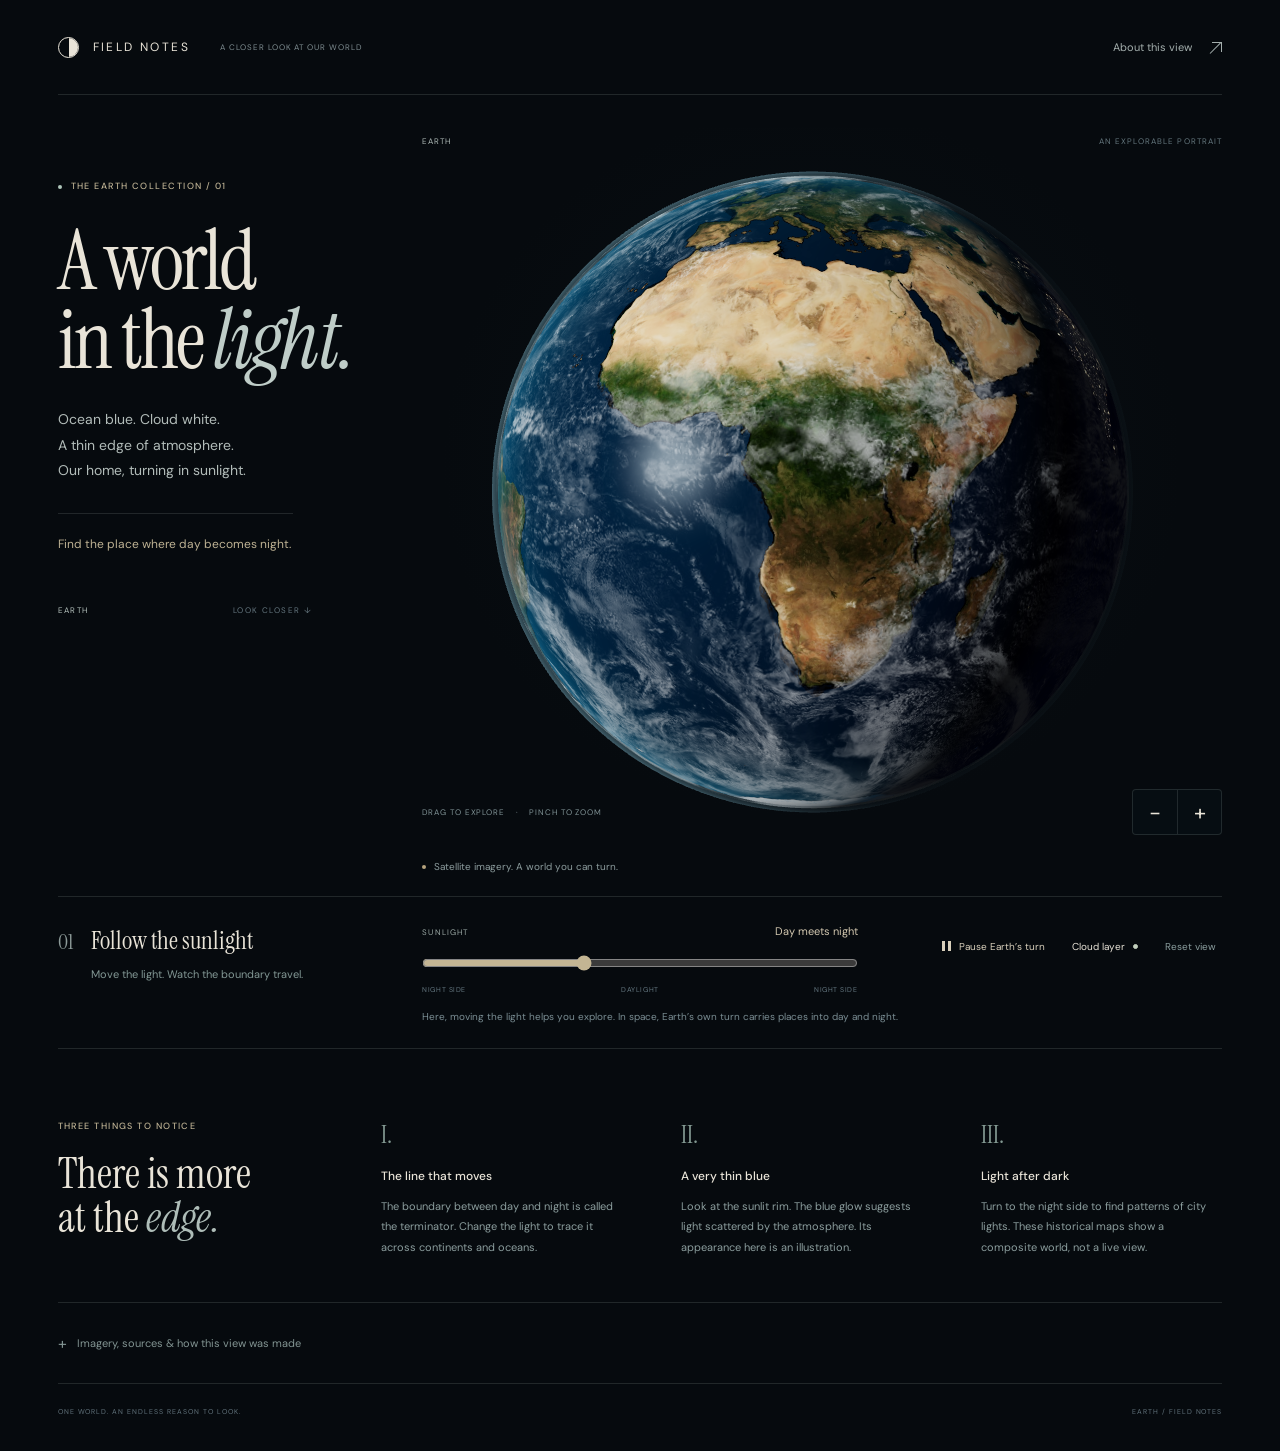
<file: .agents/skills/interactive-exhibit-studio/assets/reference/index.html>
<!doctype html>
<html lang="en">
<head>
  <meta charset="utf-8">
  <meta name="viewport" content="width=device-width,initial-scale=1">
  <meta name="color-scheme" content="dark">
  <title>Earth — A world in the light</title>
  <link rel="icon" href="data:,">
  <link rel="stylesheet" href="style.css">
  <script type="module" src="app.js"></script>
</head>
<body>
  <a class="skip-link" href="#lightControl">Skip to sunlight control</a>
  <header class="masthead">
    <a href="./" class="wordmark" aria-label="Earth exhibit home"><span class="mark" aria-hidden="true"></span>FIELD NOTES<span class="wordmark-detail">A CLOSER LOOK AT OUR WORLD</span></a>
    <a href="#about" class="quiet-link">About this view <span aria-hidden="true">↗</span></a>
  </header>
  <main>
    <section class="exhibit" aria-labelledby="earthTitle">
      <div class="editorial">
        <p class="eyebrow"><span></span> THE EARTH COLLECTION / 01</p>
        <h1 id="earthTitle">A world <br>in the <em>light.</em></h1>
        <p class="lead">Ocean blue. Cloud white. <br>A thin edge of atmosphere. <br>Our home, turning in sunlight.</p>
        <p class="invitation">Find the place where day becomes night.</p>
        <div class="specimen-index"><span>EARTH</span><span>LOOK CLOSER ↓</span></div>
      </div>

      <figure class="specimen" aria-labelledby="sceneCaption">
        <div id="earthStage" class="earth-stage" aria-busy="true">
          <canvas id="earthCanvas" tabindex="0" aria-label="Interactive Earth. Drag to orbit, pinch or scroll to zoom. Arrow keys turn the view; plus and minus zoom."></canvas>
          <div class="stage-topline"><span>EARTH</span><span>AN EXPLORABLE PORTRAIT</span></div>
          <div id="loading" class="loading" role="status"><i aria-hidden="true"></i><p>Gathering the world’s details…</p></div>
          <div id="fallback" class="fallback" hidden>
            <img src="assets/earth-day.jpg" alt="NASA’s flat map of Earth, showing land, ocean and ice." loading="lazy">
            <p id="fallbackMessage">The interactive Earth could not open. This surface map is still yours to explore.</p>
            <button id="retry" type="button">Try the interactive view again</button>
          </div>
          <div id="stageTools" class="stage-tools" hidden>
            <span class="gesture-hint">DRAG TO EXPLORE <span aria-hidden="true">·</span> PINCH TO ZOOM</span>
            <div class="zoom-controls"><button id="zoomOut" type="button" aria-label="Zoom out">−</button><button id="zoomIn" type="button" aria-label="Zoom in">+</button></div>
          </div>
        </div>
        <figcaption id="sceneCaption"><span class="caption-dot" aria-hidden="true"></span>Satellite imagery. A world you can turn.</figcaption>
      </figure>

      <section class="observation" aria-labelledby="lightLabel">
        <div class="control-intro"><span class="control-number">01</span><div><h2 id="lightLabel">Follow the sunlight</h2><p>Move the light. Watch the boundary travel.</p></div></div>
        <div class="light-control">
          <label for="lightControl"><span>SUNLIGHT</span><output id="lightReadout" for="lightControl">Day meets night</output></label>
          <input id="lightControl" type="range" min="-180" max="180" step="1" value="-48" aria-describedby="lightNote" disabled>
          <div class="range-key"><span>NIGHT SIDE</span><span>DAYLIGHT</span><span>NIGHT SIDE</span></div>
        </div>
        <div class="view-controls">
          <button id="motion" type="button" aria-pressed="false" disabled><span class="motion-icon" aria-hidden="true"></span><span id="motionText">Start Earth’s turn</span></button>
          <button id="clouds" type="button" aria-pressed="true" disabled>Cloud layer <span class="toggle-dot" aria-hidden="true"></span></button>
          <button id="reset" type="button" disabled>Reset view</button>
        </div>
        <p id="lightNote" class="model-note">Here, moving the light helps you explore. In space, Earth’s own turn carries places into day and night.</p>
      </section>
    </section>

    <section id="about" class="field-notes" aria-labelledby="notesTitle">
      <div><p class="eyebrow">THREE THINGS TO NOTICE</p><h2 id="notesTitle">There is more <br>at the <em>edge.</em></h2></div>
      <article><span class="note-index">I.</span><h3>The line that moves</h3><p>The boundary between day and night is called the terminator. Change the light to trace it across continents and oceans.</p></article>
      <article><span class="note-index">II.</span><h3>A very thin blue</h3><p>Look at the sunlit rim. The blue glow suggests light scattered by the atmosphere. Its appearance here is an illustration.</p></article>
      <article><span class="note-index">III.</span><h3>Light after dark</h3><p>Turn to the night side to find patterns of city lights. These historical maps show a composite world, not a live view.</p></article>
    </section>
    <details class="source-note">
      <summary>Imagery, sources & how this view was made</summary>
      <div class="source-copy"><p>Surface: NASA Blue Marble Next Generation, July 2004, with topography. Credit: NASA Earth Observatory; Reto Stöckli / NASA Goddard Space Flight Center. Clouds and night lights: Solar System Scope / INOVE, based on NASA imagery, CC BY 4.0.</p><p>Lighting, rotation speed, cloud drift and atmospheric scattering are illustrative. The cloud shell is exaggerated for visibility. This exhibit does not model changing weather, seasons, or the current position of Earth. The sunlight control changes illumination for comparison; it is not a time-of-day forecast.</p><p>Local files include <a href="sources.json">the complete source record</a>, <a href="LICENSES/imagery.txt">image credits</a>, <a href="LICENSES/THREE-LICENSE.txt">Three.js’s MIT license</a>, and <a href="README.md">the worked-reference notes</a>.</p></div>
    </details>
  </main>
  <footer><span>ONE WORLD. AN ENDLESS REASON TO LOOK.</span><span>EARTH / FIELD NOTES</span></footer>
  <noscript><p class="noscript">The interactive view needs scripting enabled. The <a href="assets/earth-day.jpg">Earth surface map</a> is available as an image.</p></noscript>
</body>
</html>
</file>
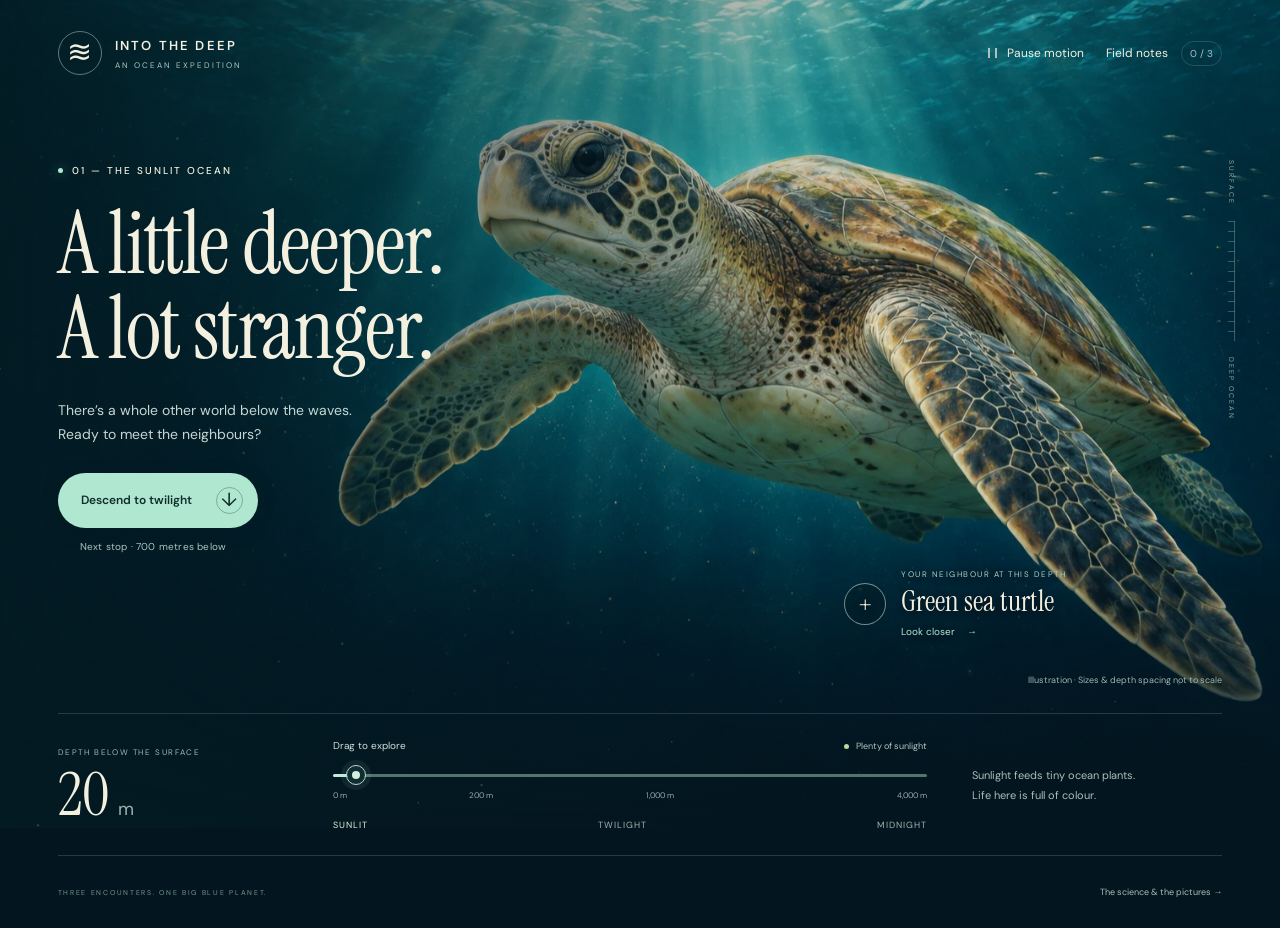
<file: .agents/skills/interactive-exhibit-studio/examples/into-the-deep/index.html>
<!doctype html>
<html lang="en">
<head>
  <meta charset="utf-8"><meta name="viewport" content="width=device-width, initial-scale=1">
  <meta name="theme-color" content="#05242e">
  <meta name="description" content="Pilot a journey into the deep ocean. Meet three extraordinary animals and discover how their world changes with depth.">
  <title>Into the Deep · An ocean expedition</title>
  <link rel="icon" href="data:image/svg+xml,%3Csvg xmlns='http://www.w3.org/2000/svg' viewBox='0 0 40 40'%3E%3Crect width='40' height='40' rx='20' fill='%2305212c'/%3E%3Cpath d='M9 18q6-7 12 0t12 0M9 25q6-7 12 0t12 0' fill='none' stroke='%23a2e5d1' stroke-width='2'/%3E%3C/svg%3E">
  <link rel="preload" as="image" href="assets/turtle.webp">
  <link rel="stylesheet" href="style.css">
  <script type="module" src="app.js"></script>
</head>
<body>
<a class="skip" href="#depth">Skip to depth control</a>
<main id="expedition" data-zone="0">
  <div id="water" aria-hidden="true">
    <div class="image-layer" id="layer0"><img src="assets/turtle.webp" alt="" fetchpriority="high"></div>
    <div class="image-layer" id="layer1"><img src="assets/vampire.webp" alt="" decoding="async"></div>
    <div class="image-layer" id="layer2"><img src="assets/dumbo.webp" alt="" decoding="async"></div>
    <div class="vignette"></div><canvas id="snow"></canvas>
  </div>
  <header>
    <a class="identity" href="./" aria-label="Into the Deep, return to sunlight"><span class="emblem" aria-hidden="true">≋</span><span>INTO THE DEEP<small>AN OCEAN EXPEDITION</small></span></a>
    <nav aria-label="Expedition controls"><button id="motion" class="quiet"><span aria-hidden="true" class="motion-mark pause-mark"></span> Pause motion</button><button id="guide" class="quiet">Field notes <span id="count">0 / 3</span></button></nav>
  </header>
  <section class="scene" aria-label="Ocean depth explorer">
    <div class="intro">
      <p class="eyebrow"><span class="live-dot"></span><span id="zoneLabel">01 — THE SUNLIT OCEAN</span></p>
      <h1 id="headline">A little deeper.<br>A lot stranger.</h1>
      <p class="invitation" id="invitation">There’s a whole other world below the waves.<br> Ready to meet the neighbours?</p>
      <button class="primary" id="descend"><span id="descendText">Descend to twilight</span><span class="arrow" aria-hidden="true">↓</span></button>
      <p id="destination" class="next-note">Next stop · 700 metres below</p>
    </div>
    <div class="side-measure" aria-hidden="true"><span>SURFACE</span><i></i><span>DEEP OCEAN</span></div>
    <button id="inspect" class="specimen" aria-label="Inspect green sea turtle"><span class="specimen-cross" aria-hidden="true">+</span><span><small>YOUR NEIGHBOUR AT THIS DEPTH</small><strong id="creatureName">Green sea turtle</strong><em>Look closer <span aria-hidden="true">→</span></em></span></button>
    <div class="asset-message" id="assetMessage" role="status"><span id="assetText">Finding our ocean view…</span><button id="retry" hidden>Try image again</button></div>
    <p class="image-caption">Illustrated expedition <span>·</span> Animals & distances not to scale</p>
  </section>
  <section class="instrument" aria-label="Depth controls">
    <div class="reading"><span class="instrument-label">DEPTH BELOW THE SURFACE</span><div><output id="depthNumber" for="depth">20</output><span class="unit">m</span></div></div>
    <div class="depth-control">
      <div class="range-heading"><label for="depth">Drag to explore</label><span id="light"><i></i> Plenty of sunlight</span></div>
      <input id="depth" type="range" min="0" max="1000" step="1" value="25" aria-valuetext="20 metres, sunlit ocean">
      <div class="ticks" aria-hidden="true"><span>0 m</span><span>200 m</span><span>1,000 m</span><span>4,000 m</span></div>
      <div class="zone-shortcuts"><button data-depth="20" class="active">Sunlit</button><button data-depth="700">Twilight</button><button data-depth="3000">Midnight</button></div>
    </div>
    <p class="condition" id="condition">Sunlight feeds tiny ocean plants.<br>Life here is full of colour.</p>
  </section>
  <footer><span>THREE ENCOUNTERS. ONE BIG BLUE PLANET.</span><button id="sources">The science & the pictures <span aria-hidden="true">→</span></button></footer>
</main>
<div class="sr-only" id="announcement" role="status" aria-live="polite"></div>
<dialog id="detail" aria-labelledby="detailTitle"><button class="close" id="closeDetail" aria-label="Close field note">✕</button><div id="detailContent"></div></dialog>
<noscript><div class="noscript"><h2>Meet three ocean neighbours</h2><p>Green sea turtles breathe air. Vampire squid collect sinking scraps called marine snow. Dumbo octopuses swim with ear-like fins.</p><p>Enable JavaScript to pilot the illustrated descent. <a href="SOURCES.md">Read the sources.</a></p></div></noscript>
</body>
</html>
</file>
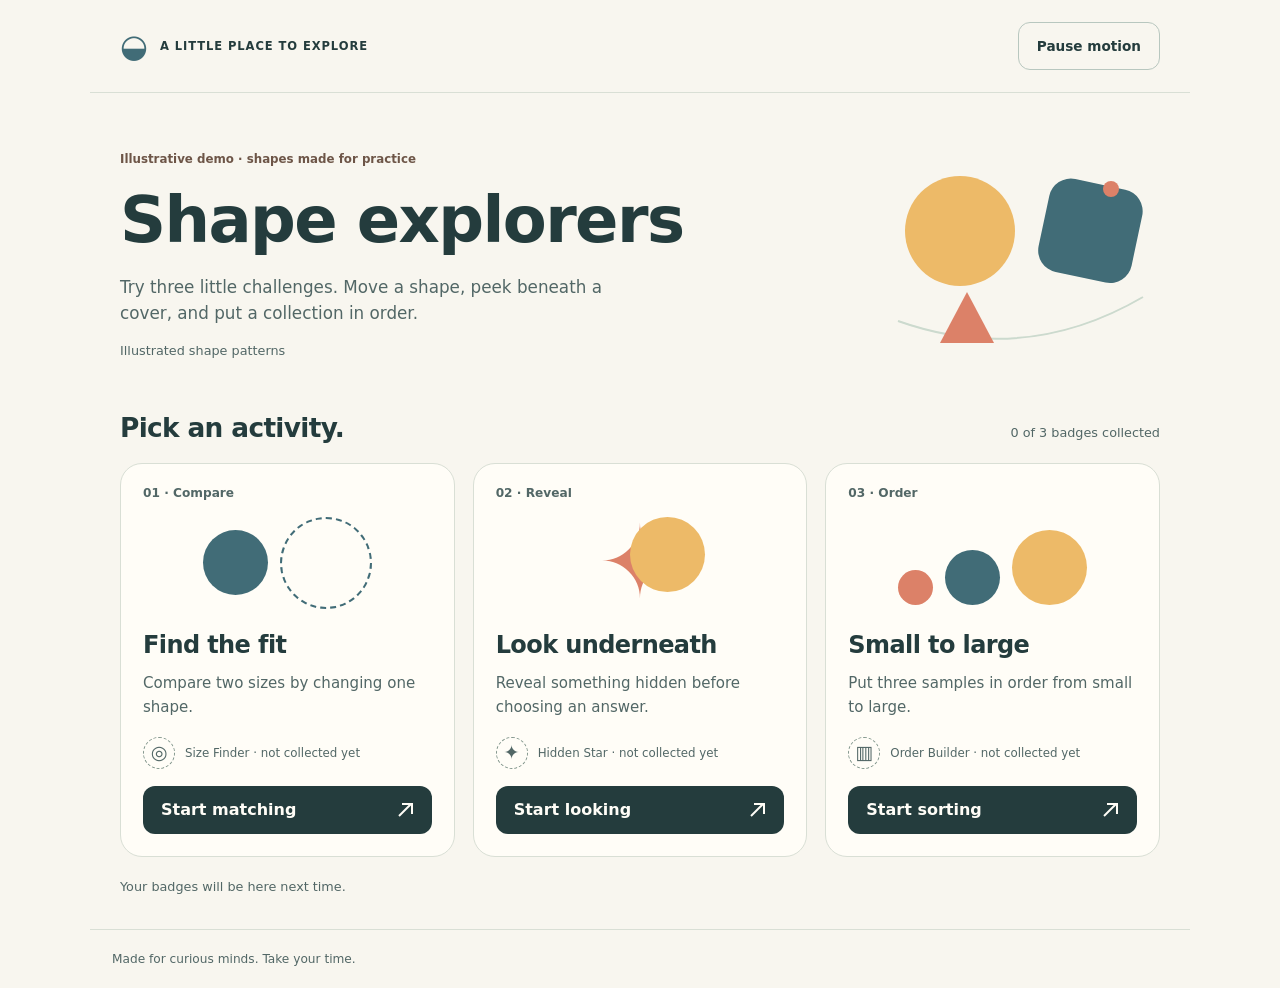
<file: .agents/skills/interactive-learning-worlds/assets/starter/index.html>
<!doctype html>
<html lang="en">
<head>
  <meta charset="utf-8">
  <meta name="viewport" content="width=device-width, initial-scale=1">
  <meta name="color-scheme" content="light">
  <title>Shape explorers</title>
  <link rel="stylesheet" href="style.css">
  <script src="app.js" defer></script>
</head>
<body>
  <a class="skip-link" href="#main">Skip to activities</a>
  <header class="site-header">
    <div class="brand-mark" aria-hidden="true">◒</div>
    <p class="eyebrow">A little place to explore</p>
    <button id="motionButton" class="quiet-button" type="button" aria-pressed="false">Start motion</button>
  </header>
  <main id="main">
    <section id="loadingPanel" class="message-panel" role="status">
      <h1>Getting your activities ready…</h1>
      <p>There are three things to try.</p>
    </section>
    <section id="errorPanel" class="message-panel" hidden>
      <h1 tabindex="-1" id="errorTitle">The activities could not open.</h1>
      <p>Try opening them again.</p>
      <button id="loadRetry" class="primary-button" type="button">Try again</button>
    </section>
    <div id="app" hidden>
      <section id="home" aria-labelledby="appTitle">
        <div class="welcome">
          <div class="welcome-copy">
            <p class="demo-label">Illustrative demo · shapes made for practice</p>
            <h1 id="appTitle">Shape explorers</h1>
            <p id="intro" class="intro"></p>
            <p id="topic" class="topic"></p>
          </div>
          <svg class="welcome-art" viewBox="0 0 280 230" aria-hidden="true">
            <path d="M18 180 Q145 225 263 156" fill="none" stroke="#ccdace" stroke-width="2"/>
            <circle class="ambient-shape float-one" cx="80" cy="90" r="55" fill="#edba68"/>
            <rect class="ambient-shape float-two" x="133" y="77" width="95" height="95" rx="22" fill="#416c77" transform="rotate(12 180 125)"/>
            <path class="ambient-shape float-three" d="M87 151 L114 202 L60 202 Z" fill="#dc8168"/>
            <circle cx="231" cy="48" r="8" fill="#dc8168"/>
          </svg>
        </div>
        <div class="section-heading">
          <h2 id="homeTitle" tabindex="-1">Pick an activity.</h2>
          <p id="badgeCount" aria-live="polite">0 of 3 badges collected</p>
        </div>
        <div class="mission-cards">
          <article class="mission-card match-card">
            <span class="card-number">01 · Compare</span>
            <div class="card-art compare-art" aria-hidden="true"><i></i><b></b></div>
            <h3>Find the fit</h3>
            <p data-goal="0"></p>
            <p class="badge-status" data-badge="compare"><span aria-hidden="true">◎</span><span>Size Finder · not collected yet</span></p>
            <button type="button" class="primary-button" data-start="compare">Start matching <span class="corner-arrow" aria-hidden="true"></span></button>
          </article>
          <article class="mission-card reveal-card">
            <span class="card-number">02 · Reveal</span>
            <div class="card-art reveal-art" aria-hidden="true"><span>✦</span><i></i></div>
            <h3>Look underneath</h3>
            <p data-goal="1"></p>
            <p class="badge-status" data-badge="reveal"><span aria-hidden="true">✦</span><span>Hidden Star · not collected yet</span></p>
            <button type="button" class="primary-button" data-start="reveal">Start looking <span class="corner-arrow" aria-hidden="true"></span></button>
          </article>
          <article class="mission-card order-card">
            <span class="card-number">03 · Order</span>
            <div class="card-art order-art" aria-hidden="true"><i></i><i></i><i></i></div>
            <h3>Small to large</h3>
            <p data-goal="2"></p>
            <p class="badge-status" data-badge="order"><span aria-hidden="true">▥</span><span>Order Builder · not collected yet</span></p>
            <button type="button" class="primary-button" data-start="order">Start sorting <span class="corner-arrow" aria-hidden="true"></span></button>
          </article>
        </div>
        <p id="saveNote" class="save-note">Your badges will be here next time.</p>
      </section>

      <section id="workbench" class="workbench" aria-labelledby="missionTitle" hidden>
        <div class="activity-topline">
          <p id="missionKind" class="eyebrow"></p>
          <button id="leaveMission" class="quiet-button" type="button">Leave activity</button>
        </div>
        <div id="missionGuide" class="mission-guide">
          <p id="missionStep" class="step-label"></p>
          <h1 id="missionTitle" tabindex="-1"></h1>
          <p id="missionInstruction"></p>
        </div>

        <div id="comparePanel" class="activity-panel" hidden>
          <svg id="compareScene" class="activity-scene" viewBox="0 0 300 180" role="img" aria-label="A blue circle and an outline that is 64 units wide.">
            <circle cx="150" cy="90" r="72" fill="#e4ece5"/>
            <circle id="sizeCircle" cx="150" cy="90" r="25.6" fill="#416c77" fill-opacity=".85"/>
            <circle cx="150" cy="90" r="51.2" fill="none" stroke="#223e3e" stroke-width="2.5" stroke-dasharray="5 5"/>
          </svg>
          <div class="control-card">
            <div class="control-heading"><label for="sizeSlider">Blue circle size</label><output id="sizeValue" for="sizeSlider">32 units</output></div>
            <input id="sizeSlider" type="range" min="24" max="96" step="1" value="32" aria-describedby="sizeHint">
            <p id="sizeHint">The outline is 64 units wide. Match its edges with the blue circle.</p>
            <button id="checkSize" class="primary-button" type="button">Check the match</button>
          </div>
        </div>

        <div id="revealPanel" class="activity-panel" hidden>
          <svg id="revealScene" class="activity-scene" viewBox="0 0 300 180" role="img" aria-label="A shape is hidden beneath a round cover.">
            <circle cx="150" cy="95" r="72" fill="#f4e1c3"/>
            <path d="M150 40 L164 78 L205 80 L173 105 L183 145 L150 121 L117 145 L127 105 L95 80 L136 78 Z" fill="#dc8168" stroke="#8e4537" stroke-width="2"/>
            <g id="shapeCover"><circle cx="150" cy="95" r="66" fill="#416c77"/><path d="M128 95 Q150 74 172 95" fill="none" stroke="#eef5e9" stroke-width="6" stroke-linecap="round"/></g>
          </svg>
          <button id="liftCover" class="primary-button wide-button" type="button">Lift the cover</button>
          <fieldset id="shapeAnswers" class="answer-group" hidden>
            <legend>Which shape did you find?</legend>
            <button type="button" class="answer-button" data-answer="triangle">A triangle</button>
            <button type="button" class="answer-button" data-answer="star">A star</button>
            <button type="button" class="answer-button" data-answer="circle">A circle</button>
          </fieldset>
        </div>

        <div id="orderPanel" class="activity-panel" hidden>
          <p class="order-hint">First is the smallest. Last is the largest.</p>
          <ol id="sampleList" class="sample-list" aria-label="Samples from first to last"></ol>
          <button id="checkOrder" class="primary-button wide-button" type="button">Check the order</button>
        </div>

        <p id="feedback" class="feedback" role="status" aria-live="polite" aria-atomic="true"></p>
        <div id="completionPanel" class="completion-panel" hidden>
          <div id="earnedSymbol" class="earned-symbol" aria-hidden="true"></div>
          <h2 id="completionTitle" tabindex="-1"></h2>
          <p id="completionCopy"></p>
          <button id="chooseNext" class="primary-button" type="button">Choose another activity</button>
        </div>
        <button id="retryMission" class="quiet-button retry-button" type="button">Try this activity again</button>
      </section>
    </div>
    <noscript><p class="message-panel">These activities cannot start with your current browser settings.</p></noscript>
  </main>
  <footer>Made for curious minds. Take your time.</footer>
</body>
</html>
</file>
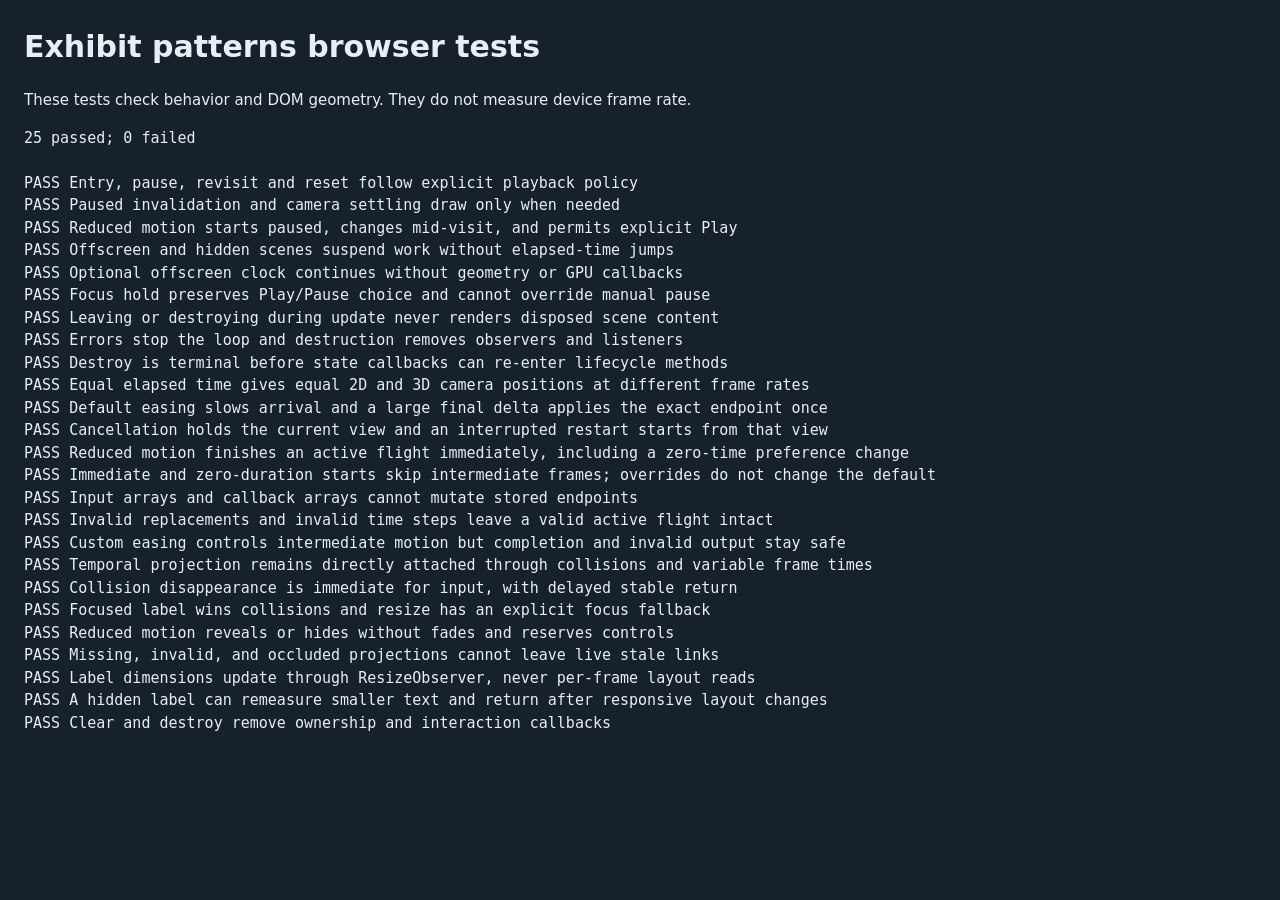
<file: .agents/skills/interactive-exhibit-studio/assets/patterns/tests/index.html>
<!doctype html>
<html lang="en">
<meta charset="utf-8">
<meta name="viewport" content="width=device-width, initial-scale=1">
<title>Exhibit patterns — browser tests</title>
<link rel="stylesheet" href="../anchored-labels.css">
<style>
  body { margin: 24px; font: 15px/1.5 system-ui, sans-serif; color: #e8eef5; background: #17212c; }
  pre { white-space: pre-wrap; }
  button { color: inherit; background: #283748; border: 0; }
</style>
<h1>Exhibit patterns browser tests</h1>
<p>These tests check behavior and DOM geometry. They do not measure device frame rate.</p>
<pre id="results" role="status">Running…</pre>
<script type="module">
  import { runSceneHostTests } from './scene-host.test.js';
  import { runCameraTransitionTests } from './camera-transition.test.js';
  import { runAnchoredLabelsTests } from './anchored-labels.test.js';
  const results = window.patternTestResults = { passed: [], errors: [], done: false };
  const output = document.querySelector('#results');
  for (const suite of [runSceneHostTests, runCameraTransitionTests, runAnchoredLabelsTests]) {
    try { results.passed.push(...await suite()); }
    catch (error) { results.errors.push(error.stack || String(error)); console.error(error); }
  }
  results.done = true;
  output.textContent = `${results.passed.length} passed; ${results.errors.length} failed\n\n` +
    results.passed.map(name => `PASS ${name}`).concat(results.errors.map(error => `FAIL ${error}`)).join('\n');
  document.title = results.errors.length ? 'FAIL — exhibit pattern tests' : 'PASS — exhibit pattern tests';
</script>
</html>
</file>
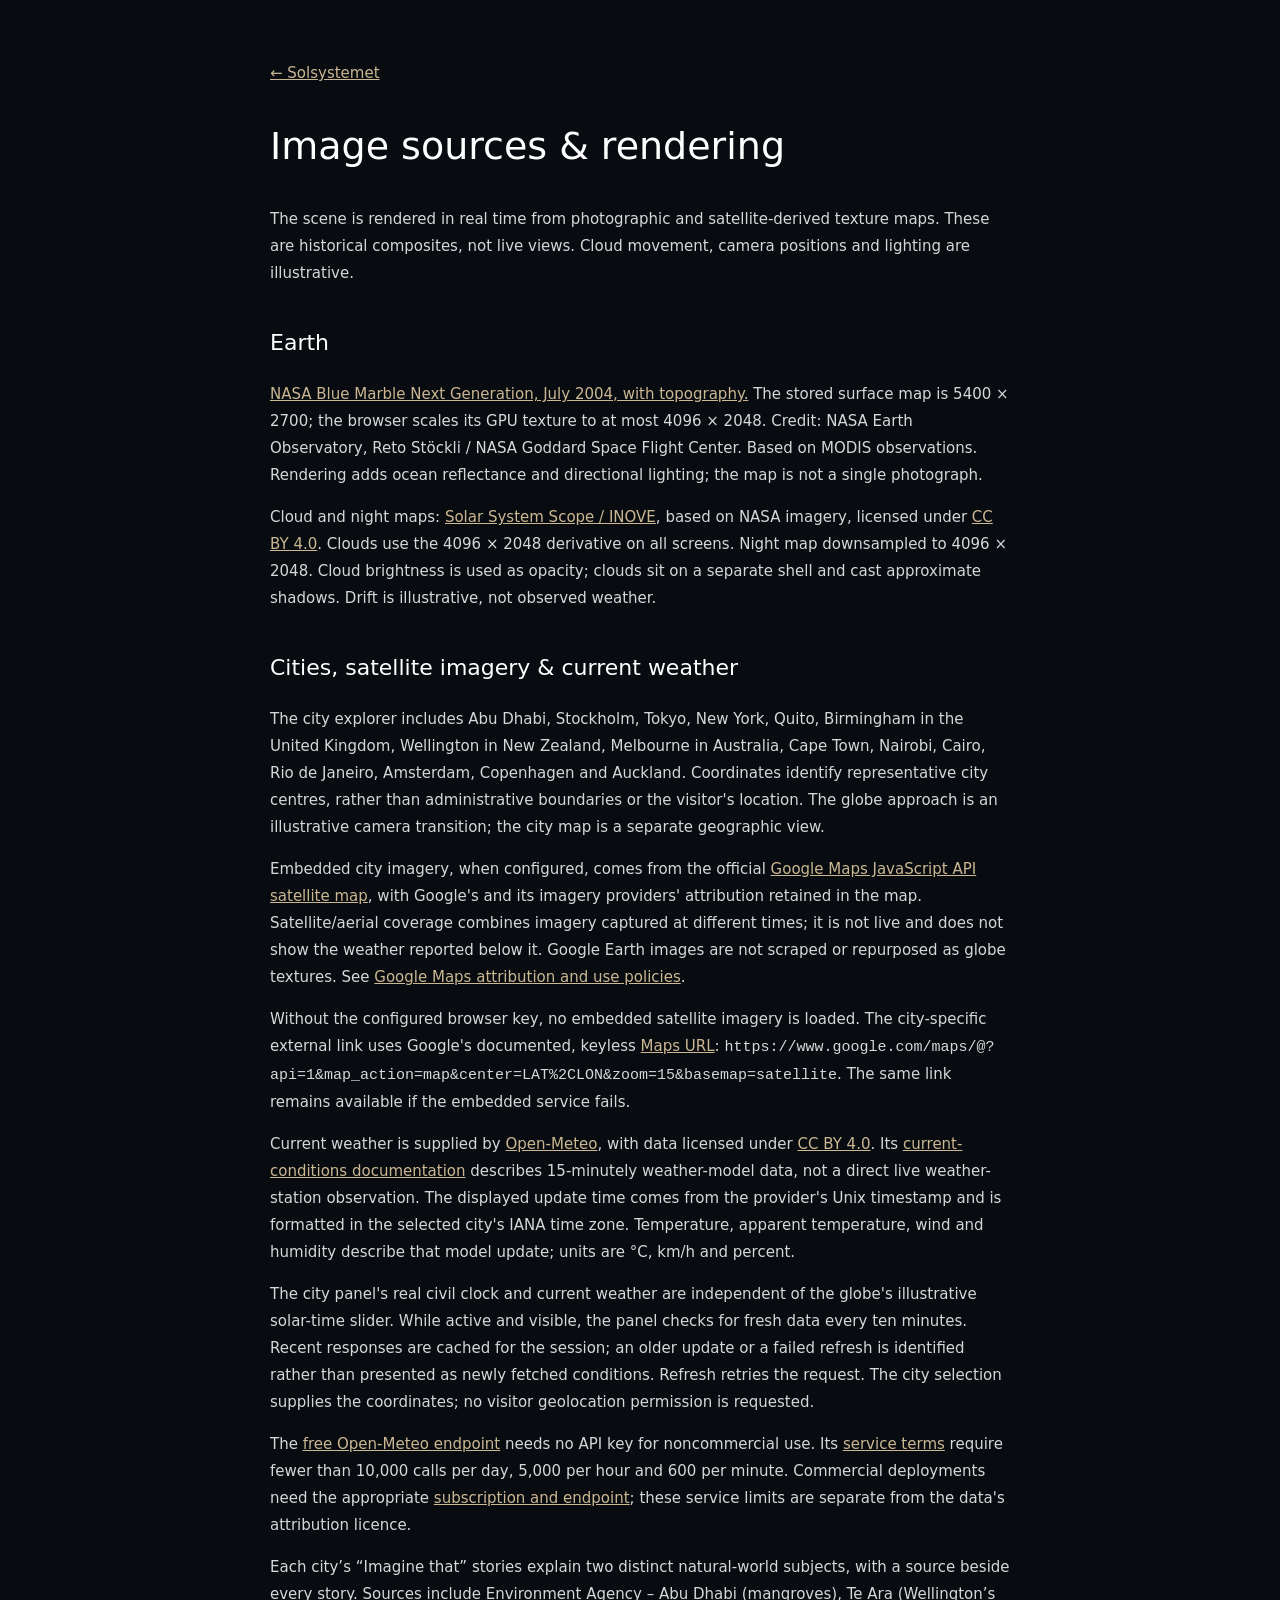
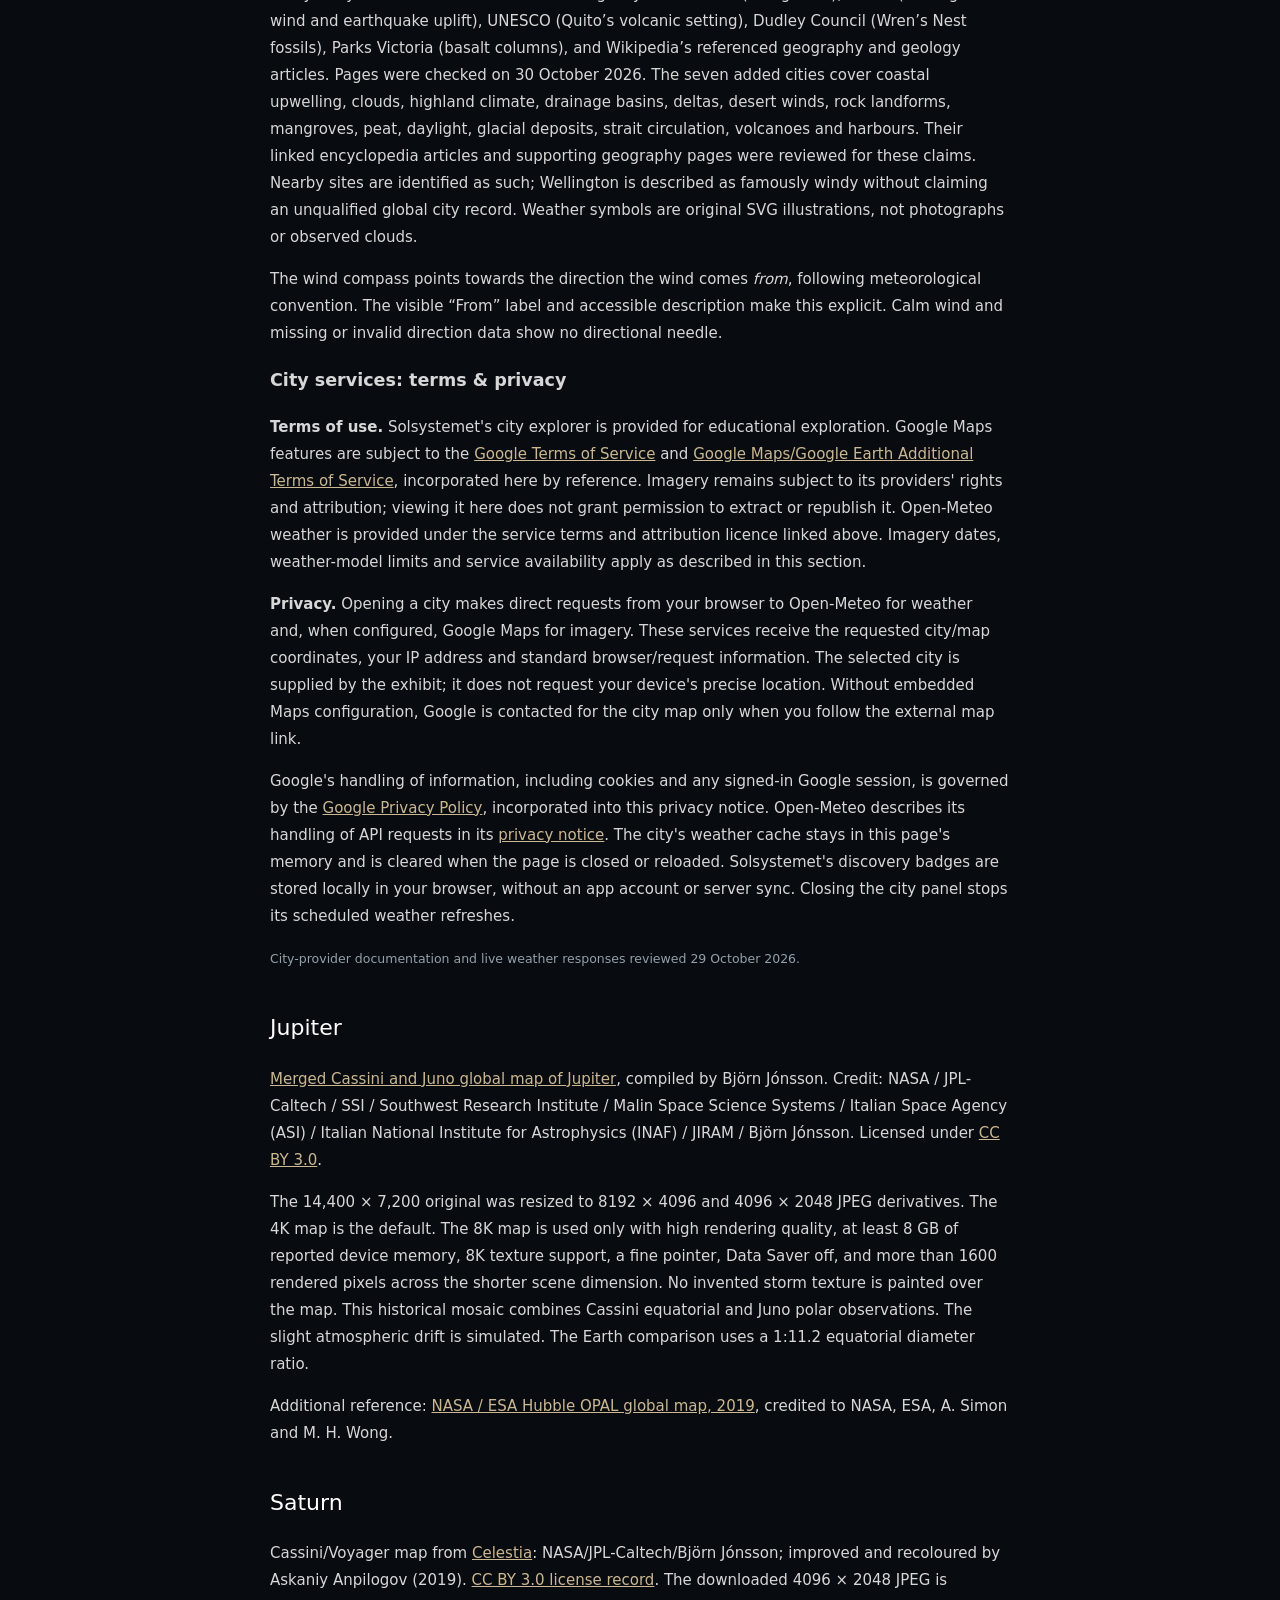
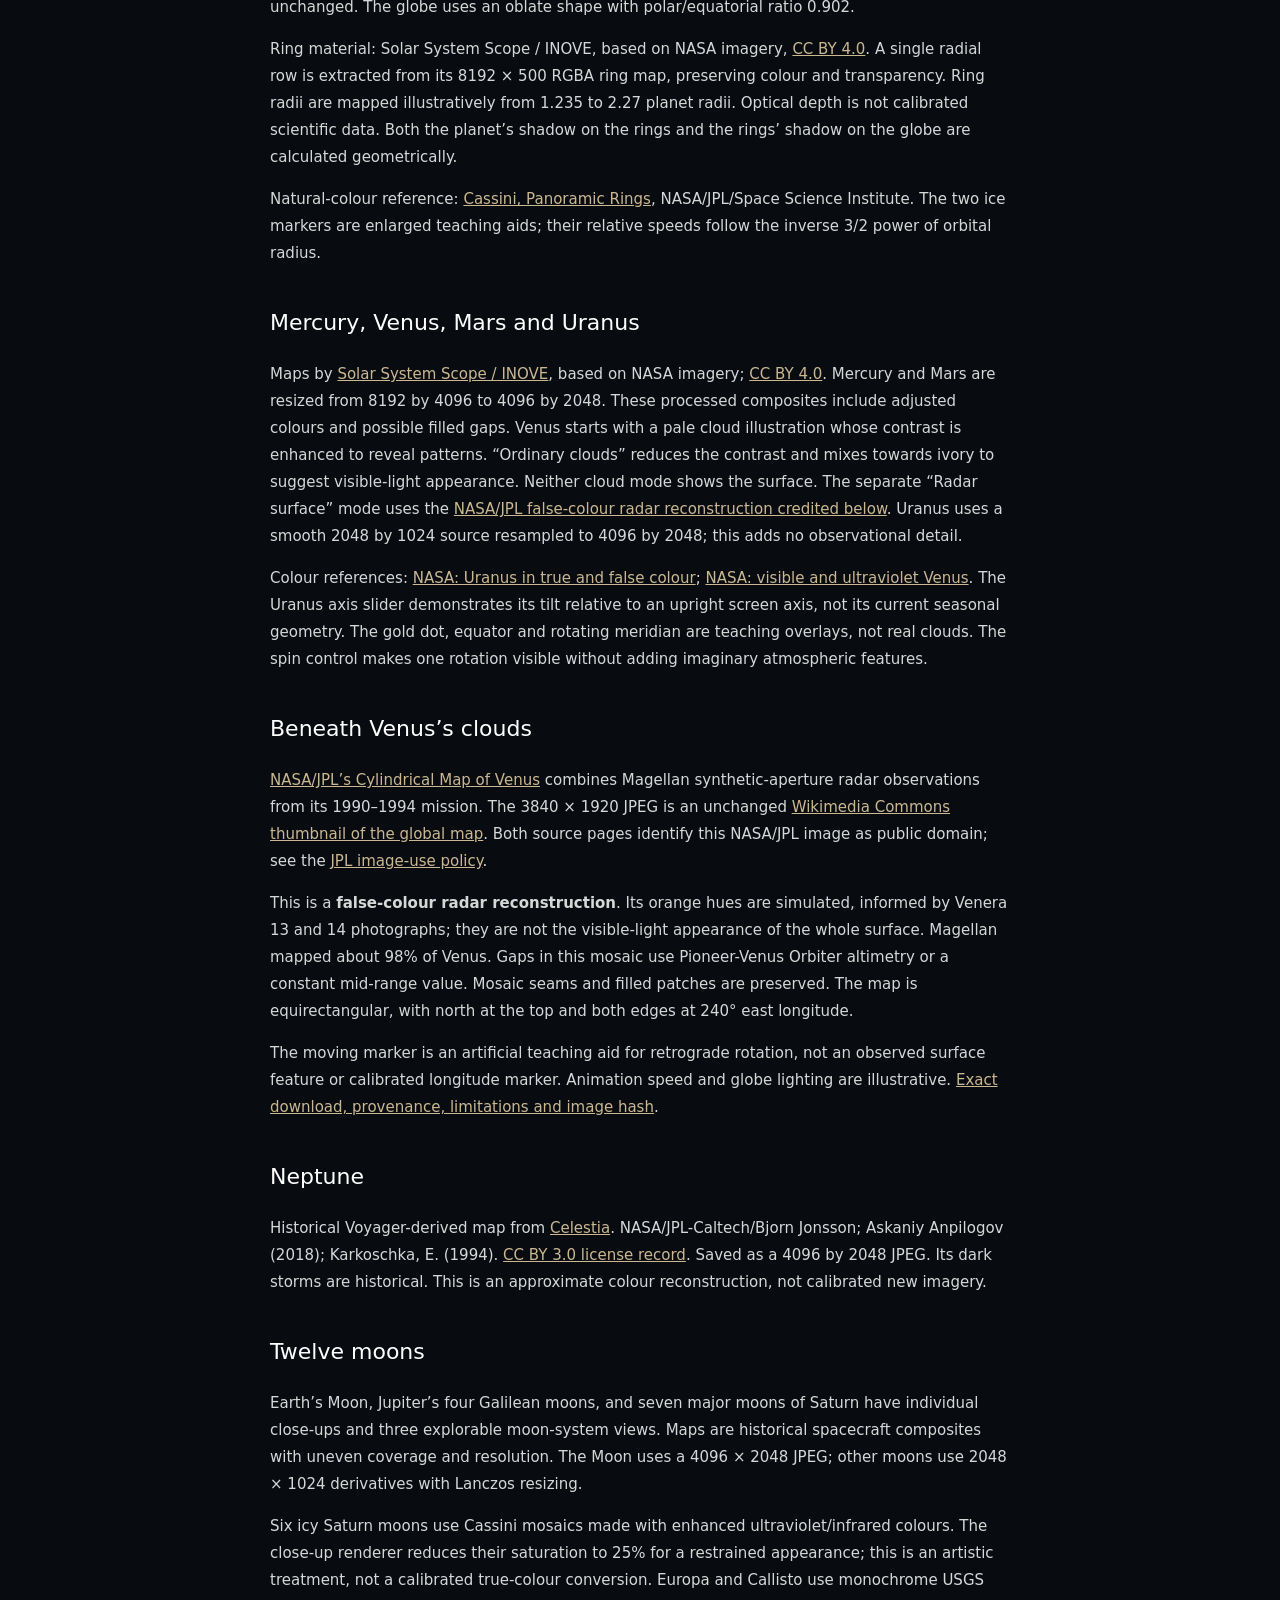
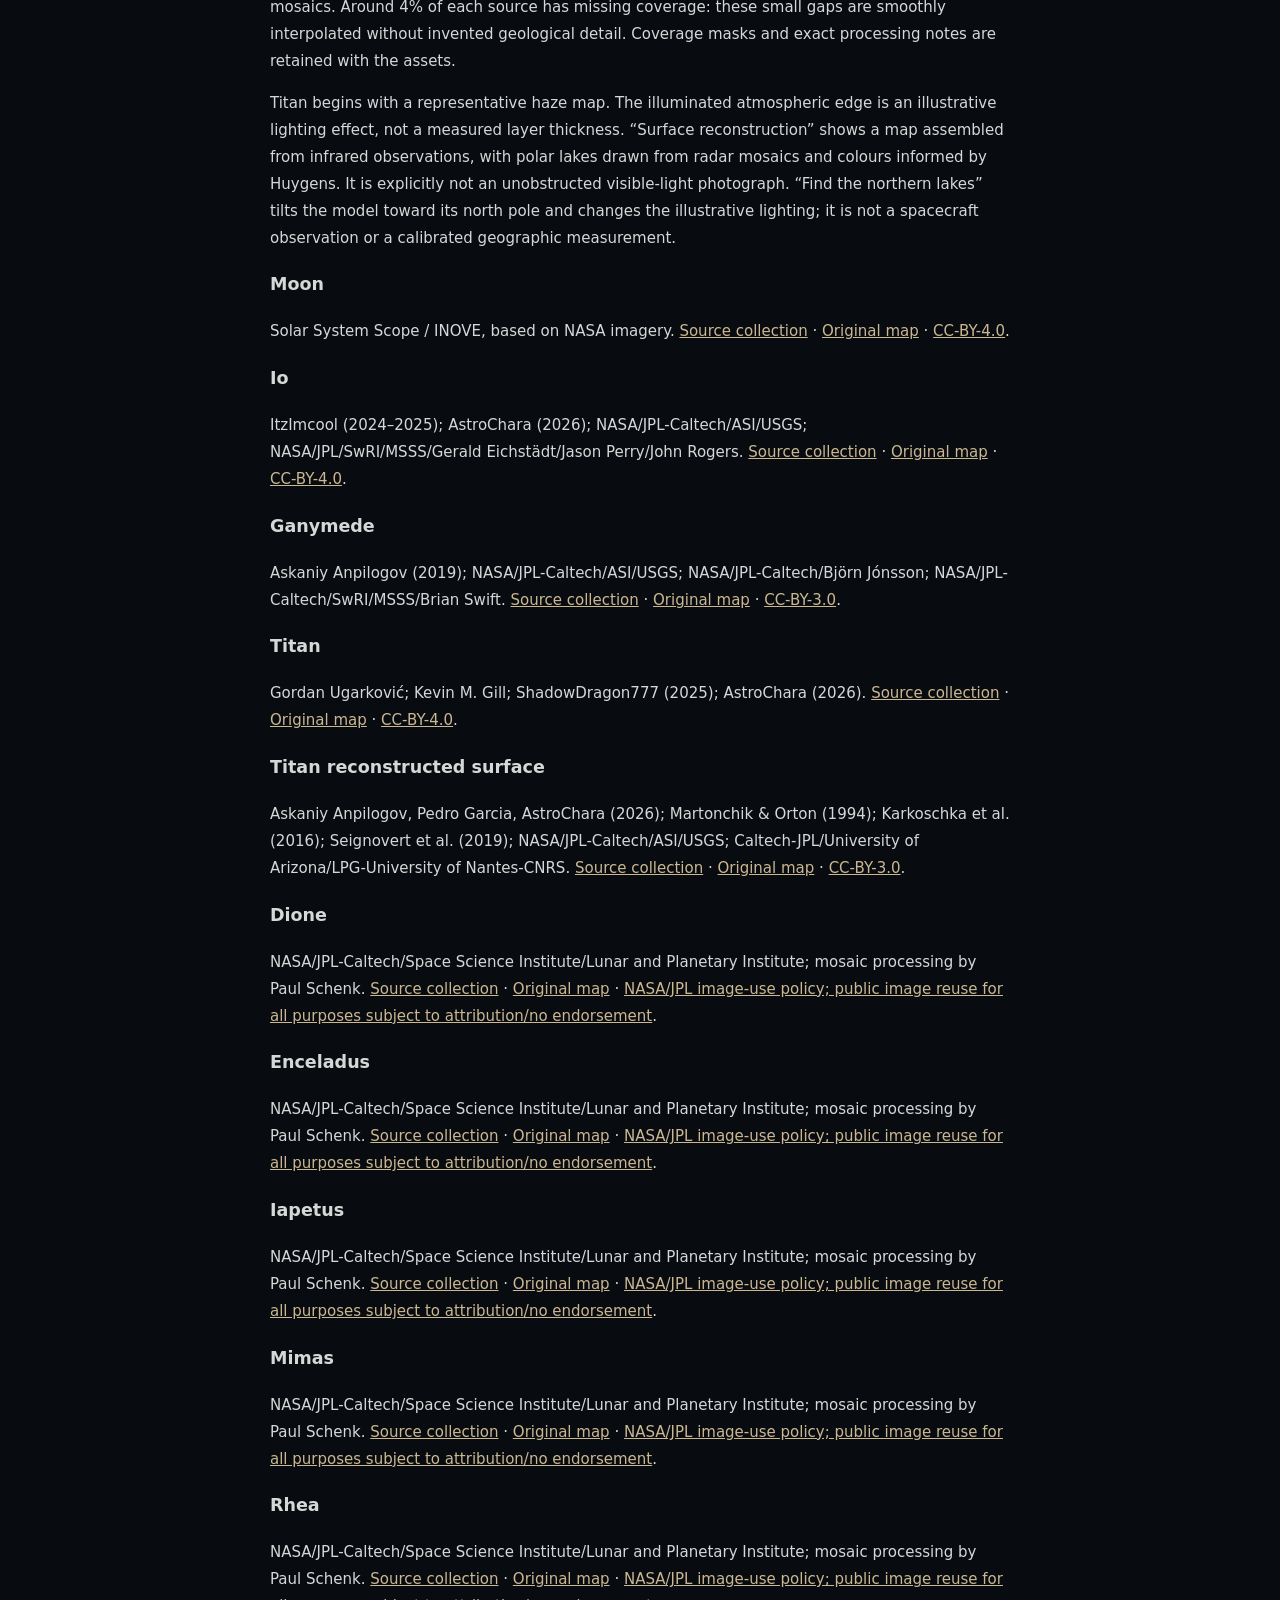
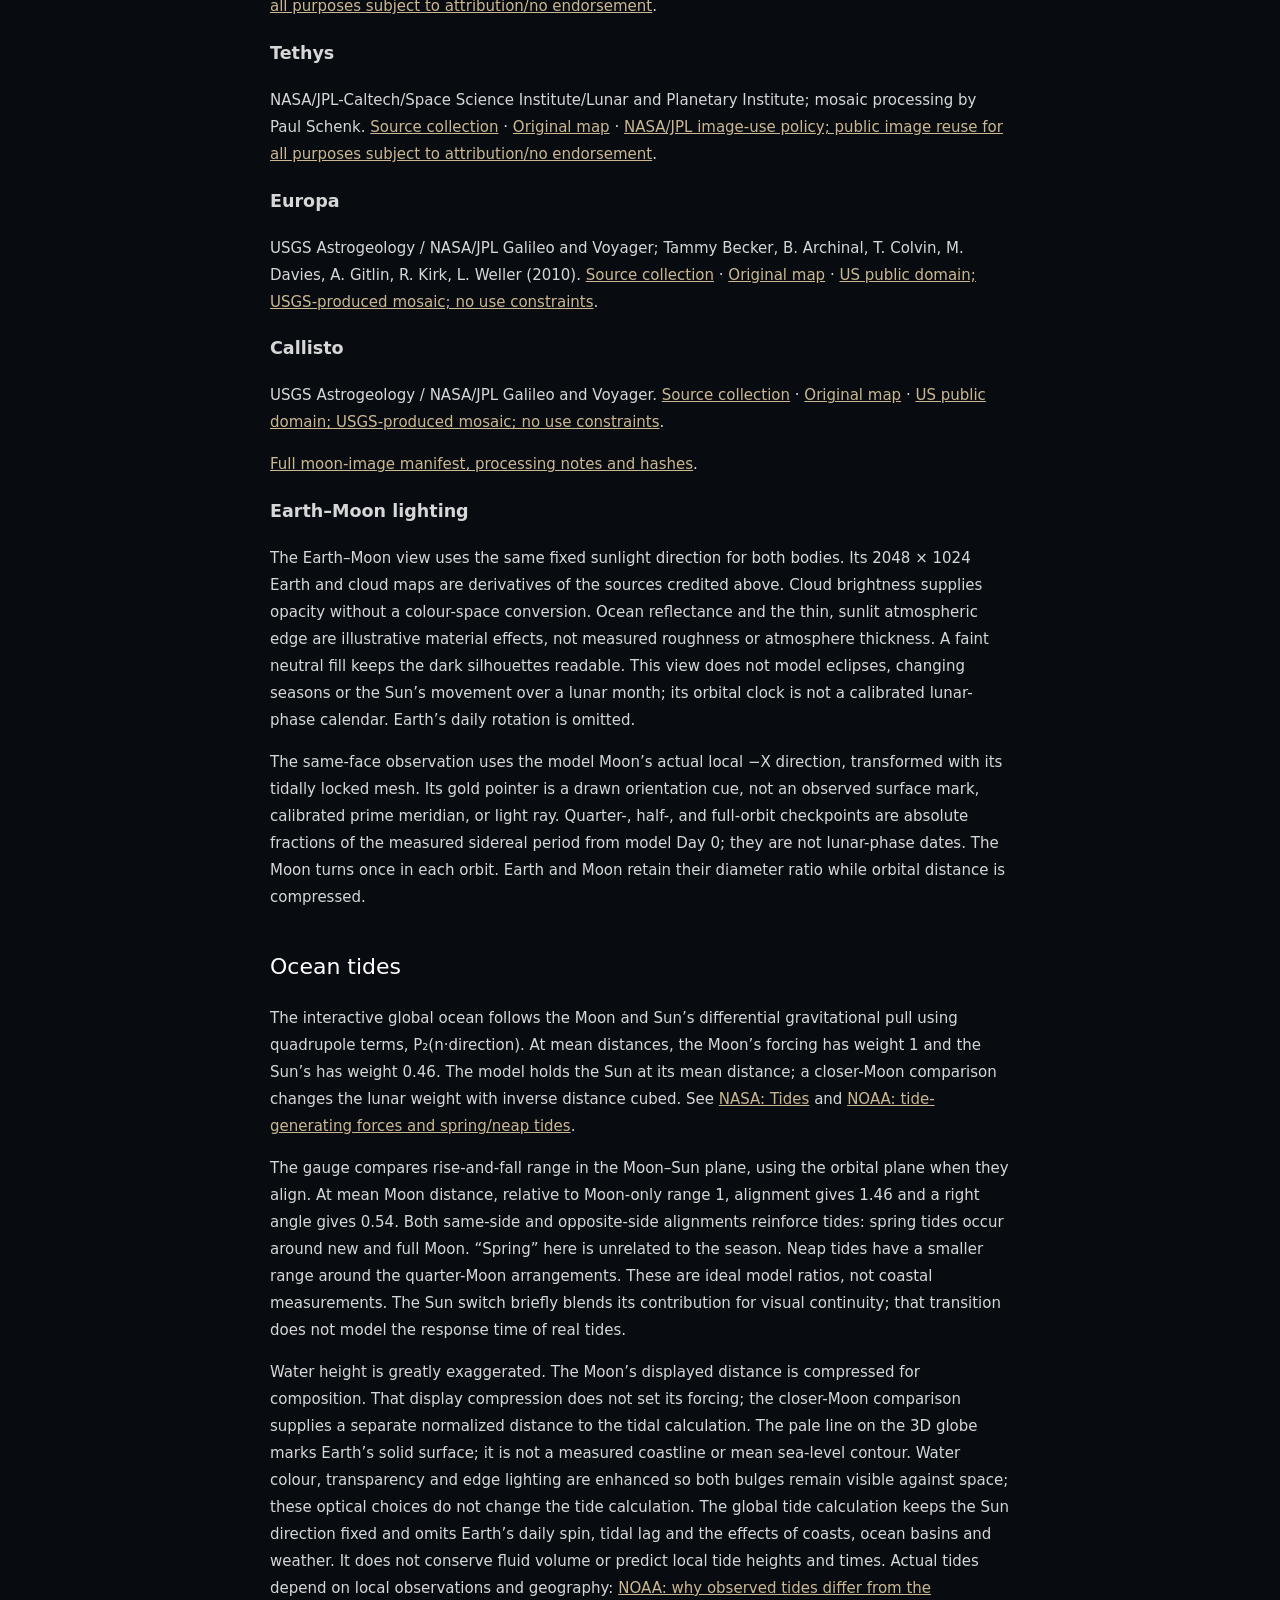
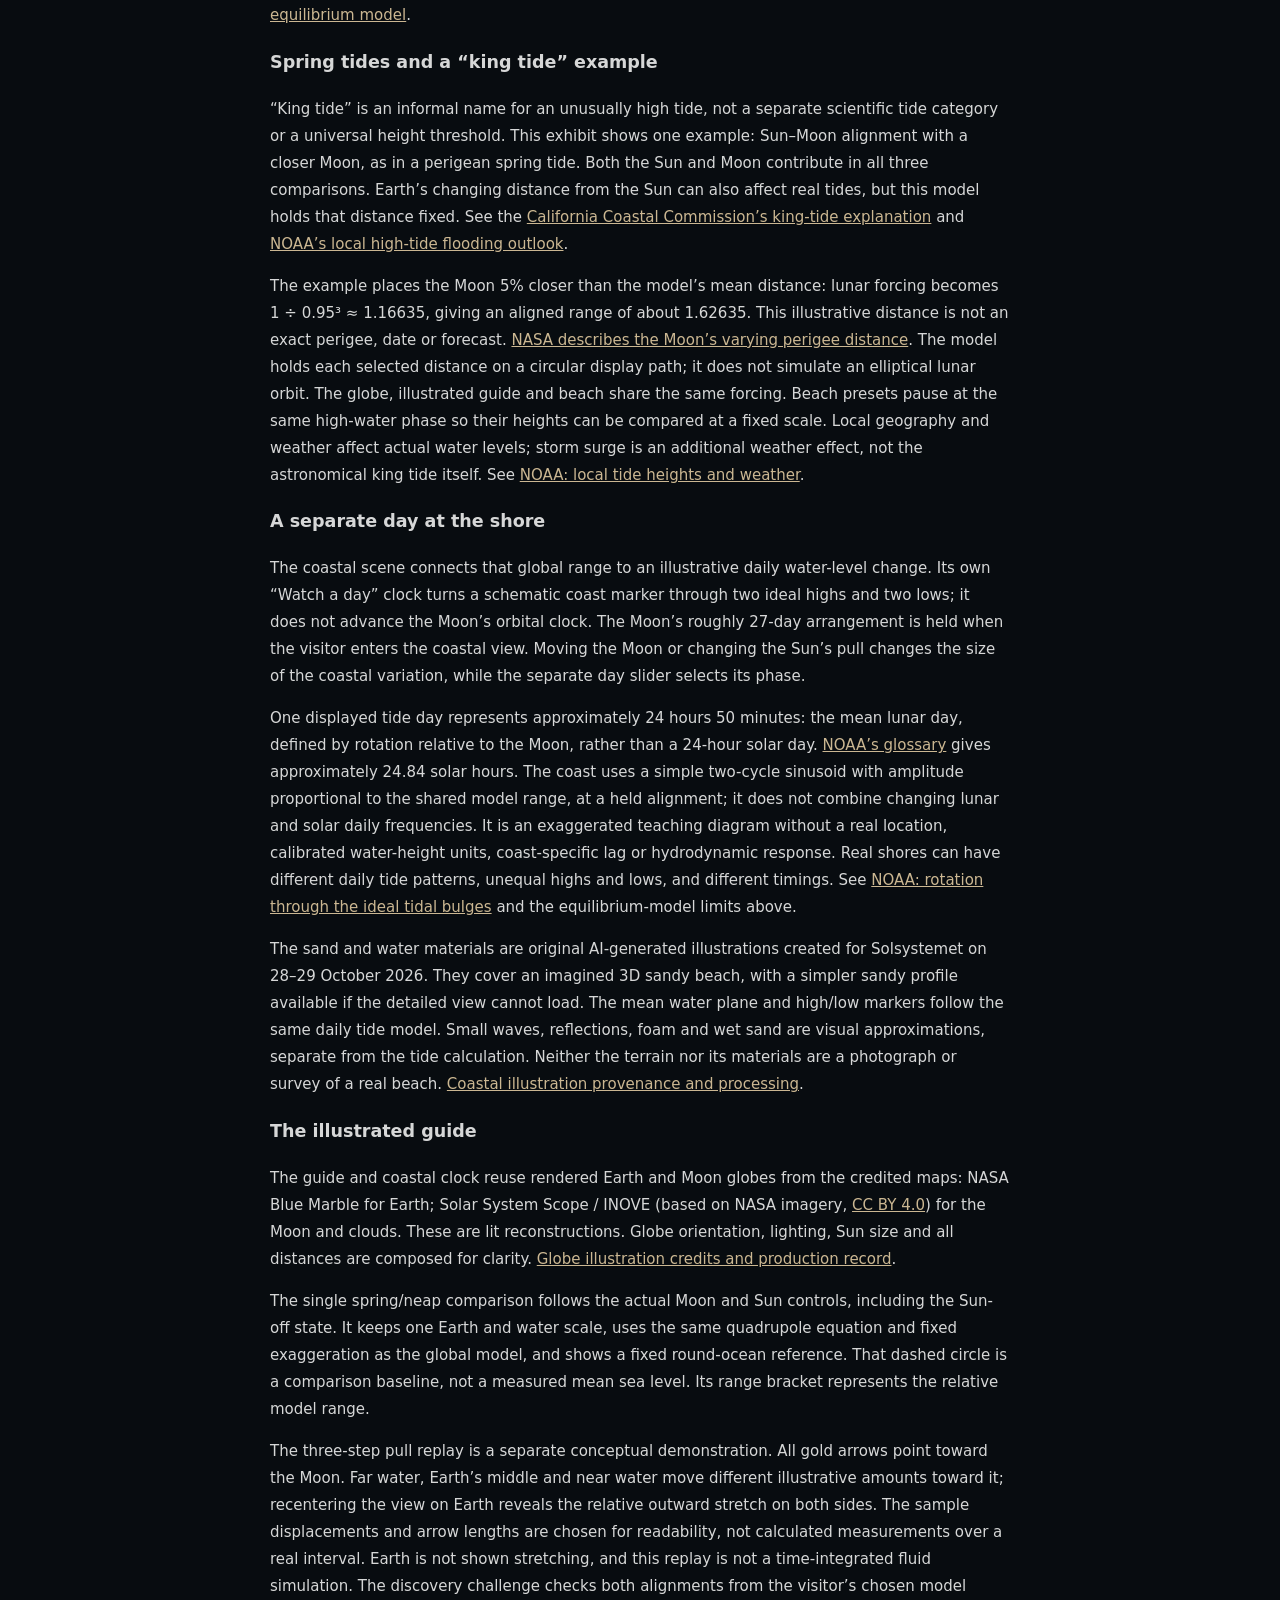
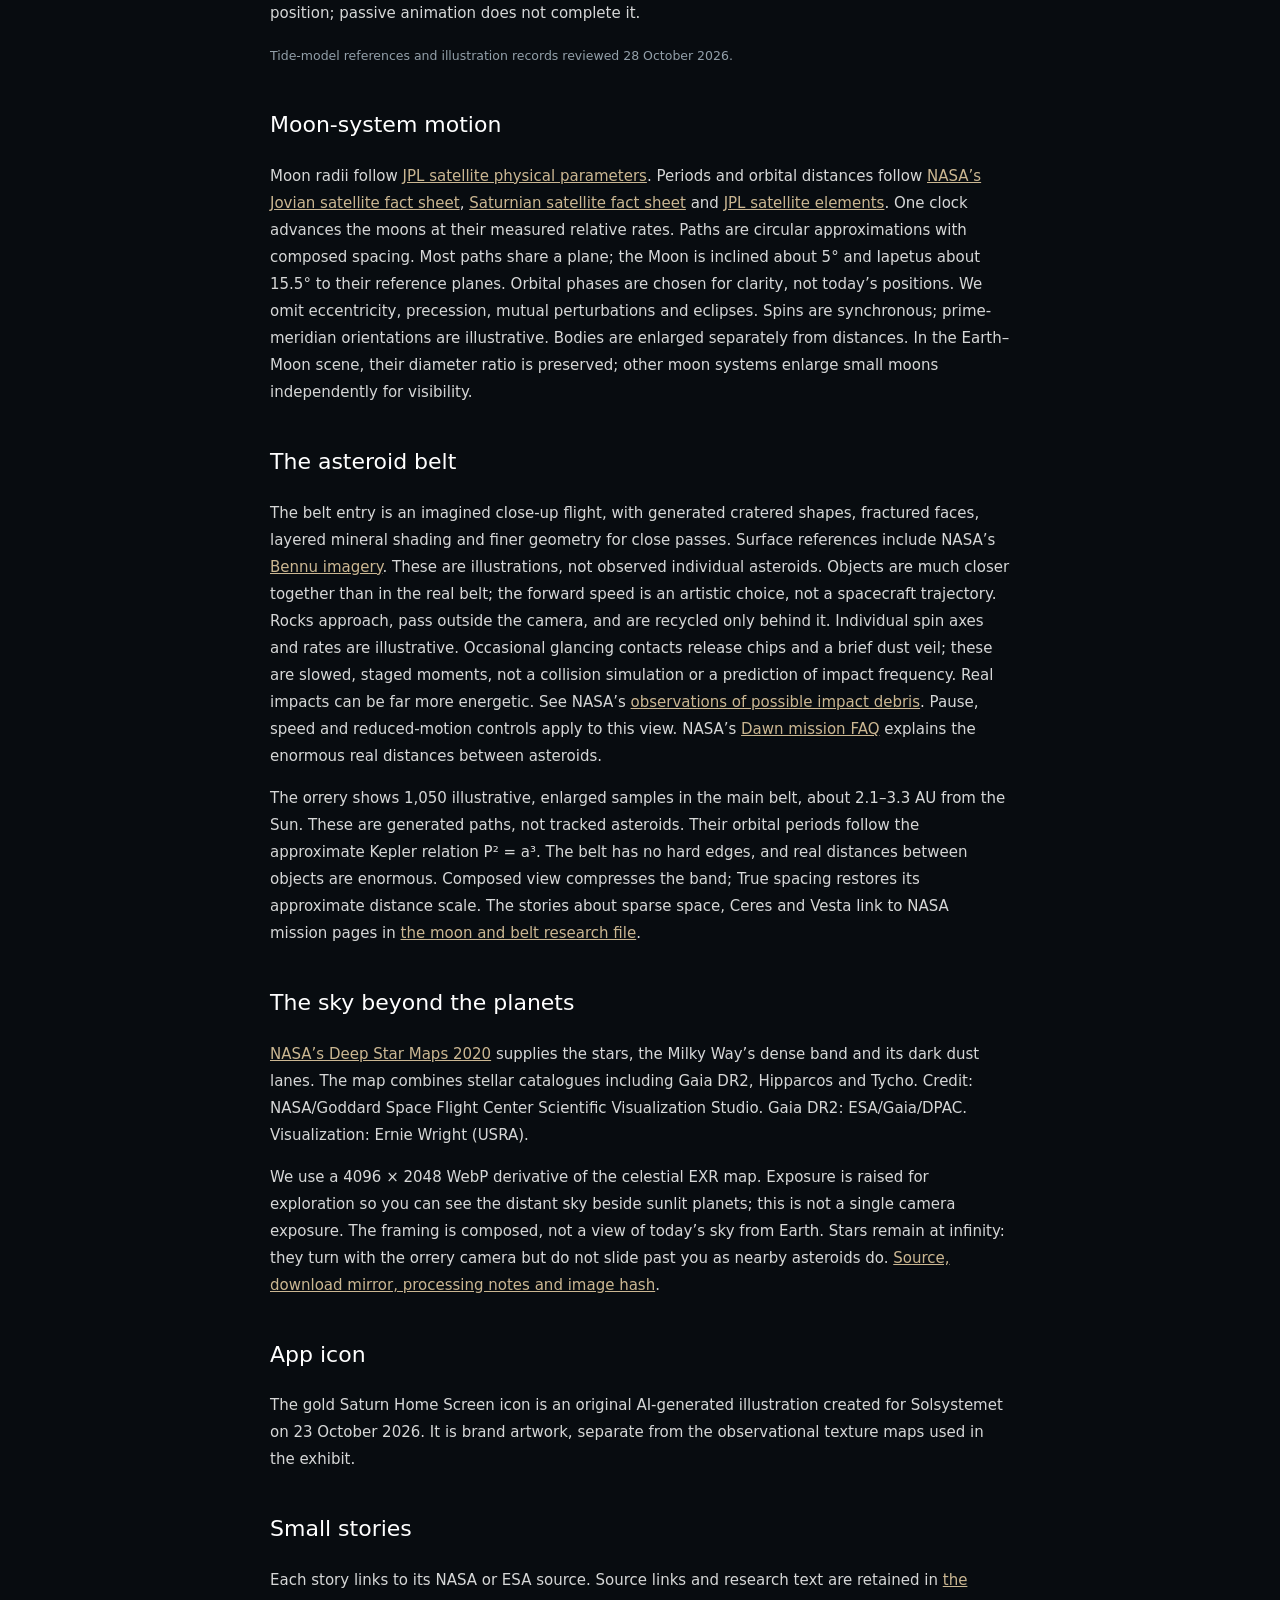
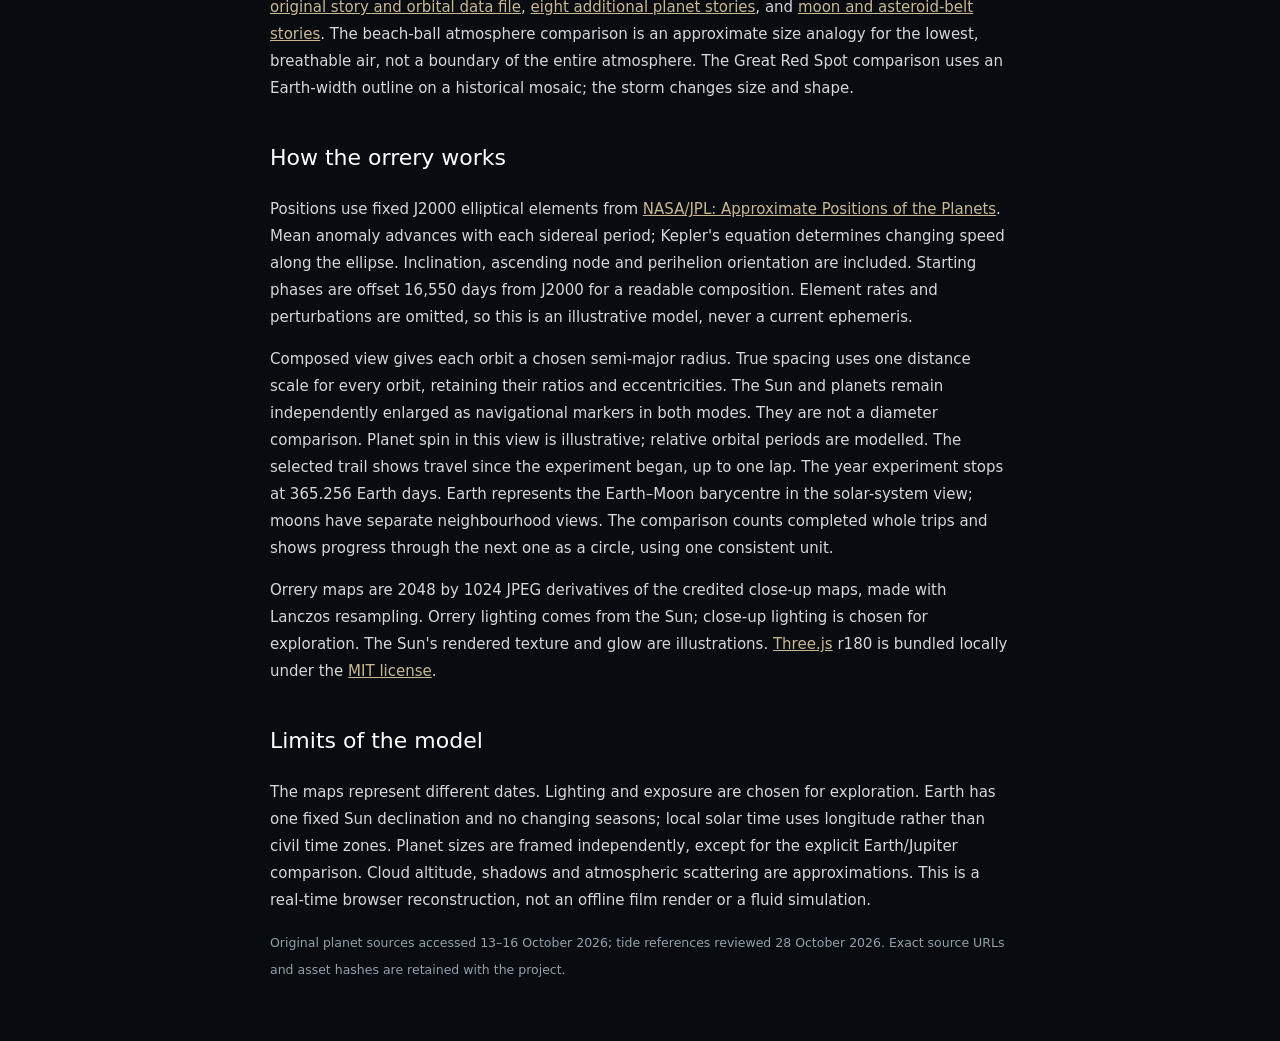
<file: sources.html>
<!doctype html><html lang="en"><meta charset="utf-8"><meta name="viewport" content="width=device-width,initial-scale=1"><title>Solsystemet — Image sources</title><link rel="icon" type="image/png" sizes="32x32" href="assets/icons/solsystemet-32-v1.png"><style>body{max-width:740px;margin:60px auto;padding:0 24px;background:#080c10;color:#d6d7d7;font:15px/1.8 system-ui}h1,h2{font-weight:400;color:#fff}h1{font-size:38px}h2{font-size:22px;margin-top:36px}a{color:#cbb792}small{color:#93a0aa}</style><a href="index.html">← Solsystemet</a><h1>Image sources & rendering</h1><p>The scene is rendered in real time from photographic and satellite-derived texture maps. These are historical composites, not live views. Cloud movement, camera positions and lighting are illustrative.</p>
<h2>Earth</h2><p><a href="https://science.nasa.gov/earth/earth-observatory/blue-marble-next-generation/base-topography/">NASA Blue Marble Next Generation, July 2004, with topography.</a> The stored surface map is 5400 × 2700; the browser scales its GPU texture to at most 4096 × 2048. Credit: NASA Earth Observatory, Reto Stöckli / NASA Goddard Space Flight Center. Based on MODIS observations. Rendering adds ocean reflectance and directional lighting; the map is not a single photograph.</p><p>Cloud and night maps: <a href="https://ssi.solarsystemscope.com/textures/">Solar System Scope / INOVE</a>, based on NASA imagery, licensed under <a href="https://creativecommons.org/licenses/by/4.0/">CC BY 4.0</a>. Clouds use the 4096 × 2048 derivative on all screens. Night map downsampled to 4096 × 2048. Cloud brightness is used as opacity; clouds sit on a separate shell and cast approximate shadows. Drift is illustrative, not observed weather.</p>
<h2 id="cities">Cities, satellite imagery &amp; current weather</h2>
<p>The city explorer includes Abu Dhabi, Stockholm, Tokyo, New York, Quito, Birmingham in the United Kingdom, Wellington in New Zealand, Melbourne in Australia, Cape Town, Nairobi, Cairo, Rio de Janeiro, Amsterdam, Copenhagen and Auckland. Coordinates identify representative city centres, rather than administrative boundaries or the visitor's location. The globe approach is an illustrative camera transition; the city map is a separate geographic view.</p>
<p>Embedded city imagery, when configured, comes from the official <a href="https://developers.google.com/maps/documentation/javascript/maptypes">Google Maps JavaScript API satellite map</a>, with Google's and its imagery providers' attribution retained in the map. Satellite/aerial coverage combines imagery captured at different times; it is not live and does not show the weather reported below it. Google Earth images are not scraped or repurposed as globe textures. See <a href="https://developers.google.com/maps/documentation/javascript/policies">Google Maps attribution and use policies</a>.</p>
<p>Without the configured browser key, no embedded satellite imagery is loaded. The city-specific external link uses Google's documented, keyless <a href="https://developers.google.com/maps/documentation/urls/get-started">Maps URL</a>: <code style="overflow-wrap:anywhere">https://www.google.com/maps/@?api=1&amp;map_action=map&amp;center=LAT%2CLON&amp;zoom=15&amp;basemap=satellite</code>. The same link remains available if the embedded service fails.</p>
<p>Current weather is supplied by <a href="https://open-meteo.com/">Open-Meteo</a>, with data licensed under <a href="https://creativecommons.org/licenses/by/4.0/">CC BY 4.0</a>. Its <a href="https://github.com/open-meteo/open-meteo-website/blob/main/src/routes/en/docs/%2Bpage.svelte">current-conditions documentation</a> describes 15-minutely weather-model data, not a direct live weather-station observation. The displayed update time comes from the provider's Unix timestamp and is formatted in the selected city's IANA time zone. Temperature, apparent temperature, wind and humidity describe that model update; units are °C, km/h and percent.</p>
<p>The city panel's real civil clock and current weather are independent of the globe's illustrative solar-time slider. While active and visible, the panel checks for fresh data every ten minutes. Recent responses are cached for the session; an older update or a failed refresh is identified rather than presented as newly fetched conditions. Refresh retries the request. The city selection supplies the coordinates; no visitor geolocation permission is requested.</p>
<p>The <a href="https://github.com/open-meteo/open-meteo/blob/main/README.md">free Open-Meteo endpoint</a> needs no API key for noncommercial use. Its <a href="https://github.com/open-meteo/open-meteo-website/blob/main/src/routes/en/terms/%2Bpage.svelte">service terms</a> require fewer than 10,000 calls per day, 5,000 per hour and 600 per minute. Commercial deployments need the appropriate <a href="https://github.com/open-meteo/open-meteo-website/blob/main/src/routes/en/pricing/%2Bpage.svelte">subscription and endpoint</a>; these service limits are separate from the data's attribution licence.</p>
<p>Each city’s “Imagine that” stories explain two distinct natural-world subjects, with a source beside every story. Sources include Environment Agency – Abu Dhabi (mangroves), Te Ara (Wellington’s wind and earthquake uplift), UNESCO (Quito’s volcanic setting), Dudley Council (Wren’s Nest fossils), Parks Victoria (basalt columns), and Wikipedia’s referenced geography and geology articles. Pages were checked on 30 October 2026. The seven added cities cover coastal upwelling, clouds, highland climate, drainage basins, deltas, desert winds, rock landforms, mangroves, peat, daylight, glacial deposits, strait circulation, volcanoes and harbours. Their linked encyclopedia articles and supporting geography pages were reviewed for these claims. Nearby sites are identified as such; Wellington is described as famously windy without claiming an unqualified global city record. Weather symbols are original SVG illustrations, not photographs or observed clouds.</p>
<p>The wind compass points towards the direction the wind comes <em>from</em>, following meteorological convention. The visible “From” label and accessible description make this explicit. Calm wind and missing or invalid direction data show no directional needle.</p>
<h3 id="city-services">City services: terms &amp; privacy</h3>
<p><strong>Terms of use.</strong> Solsystemet's city explorer is provided for educational exploration. Google Maps features are subject to the <a href="https://policies.google.com/terms">Google Terms of Service</a> and <a href="https://www.google.com/help/terms_maps/">Google Maps/Google Earth Additional Terms of Service</a>, incorporated here by reference. Imagery remains subject to its providers' rights and attribution; viewing it here does not grant permission to extract or republish it. Open-Meteo weather is provided under the service terms and attribution licence linked above. Imagery dates, weather-model limits and service availability apply as described in this section.</p>
<p><strong>Privacy.</strong> Opening a city makes direct requests from your browser to Open-Meteo for weather and, when configured, Google Maps for imagery. These services receive the requested city/map coordinates, your IP address and standard browser/request information. The selected city is supplied by the exhibit; it does not request your device's precise location. Without embedded Maps configuration, Google is contacted for the city map only when you follow the external map link.</p>
<p>Google's handling of information, including cookies and any signed-in Google session, is governed by the <a href="https://policies.google.com/privacy">Google Privacy Policy</a>, incorporated into this privacy notice. Open-Meteo describes its handling of API requests in its <a href="https://open-meteo.com/en/terms#privacy">privacy notice</a>. The city's weather cache stays in this page's memory and is cleared when the page is closed or reloaded. Solsystemet's discovery badges are stored locally in your browser, without an app account or server sync. Closing the city panel stops its scheduled weather refreshes.</p>
<small>City-provider documentation and live weather responses reviewed 29 October 2026.</small>
<h2>Jupiter</h2><p><a href="https://www.planetary.org/space-images/merged-cassini-and-juno">Merged Cassini and Juno global map of Jupiter</a>, compiled by Björn Jónsson. Credit: NASA / JPL-Caltech / SSI / Southwest Research Institute / Malin Space Science Systems / Italian Space Agency (ASI) / Italian National Institute for Astrophysics (INAF) / JIRAM / Björn Jónsson. Licensed under <a href="https://creativecommons.org/licenses/by/3.0/">CC BY 3.0</a>.</p><p>The 14,400 × 7,200 original was resized to 8192 × 4096 and 4096 × 2048 JPEG derivatives. The 4K map is the default. The 8K map is used only with high rendering quality, at least 8 GB of reported device memory, 8K texture support, a fine pointer, Data Saver off, and more than 1600 rendered pixels across the shorter scene dimension. No invented storm texture is painted over the map. This historical mosaic combines Cassini equatorial and Juno polar observations. The slight atmospheric drift is simulated. The Earth comparison uses a 1:11.2 equatorial diameter ratio.</p><p>Additional reference: <a href="https://science.nasa.gov/asset/hubble/jupiter-global-map-2019/">NASA / ESA Hubble OPAL global map, 2019</a>, credited to NASA, ESA, A. Simon and M. H. Wong.</p>
<h2>Saturn</h2><p>Cassini/Voyager map from <a href="https://github.com/CelestiaProject/CelestiaContent">Celestia</a>: NASA/JPL-Caltech/Björn Jónsson; improved and recoloured by Askaniy Anpilogov (2019). <a href="https://raw.githubusercontent.com/CelestiaProject/CelestiaContent/master/textures/hires/saturn.jpg.license">CC BY 3.0 license record</a>. The downloaded 4096 × 2048 JPEG is unchanged. The globe uses an oblate shape with polar/equatorial ratio 0.902.</p><p>Ring material: Solar System Scope / INOVE, based on NASA imagery, <a href="https://creativecommons.org/licenses/by/4.0/">CC BY 4.0</a>. A single radial row is extracted from its 8192 × 500 RGBA ring map, preserving colour and transparency. Ring radii are mapped illustratively from 1.235 to 2.27 planet radii. Optical depth is not calibrated scientific data. Both the planet’s shadow on the rings and the rings’ shadow on the globe are calculated geometrically.</p><p>Natural-colour reference: <a href="https://science.nasa.gov/photojournal/panoramic-rings/">Cassini, Panoramic Rings</a>, NASA/JPL/Space Science Institute. The two ice markers are enlarged teaching aids; their relative speeds follow the inverse 3/2 power of orbital radius.</p>
<h2>Mercury, Venus, Mars and Uranus</h2><p>Maps by <a href="https://cloud.solarsystemscope.com/textures/">Solar System Scope / INOVE</a>, based on NASA imagery; <a href="https://creativecommons.org/licenses/by/4.0/">CC BY 4.0</a>. Mercury and Mars are resized from 8192 by 4096 to 4096 by 2048. These processed composites include adjusted colours and possible filled gaps. Venus starts with a pale cloud illustration whose contrast is enhanced to reveal patterns. “Ordinary clouds” reduces the contrast and mixes towards ivory to suggest visible-light appearance. Neither cloud mode shows the surface. The separate “Radar surface” mode uses the <a href="#venus-radar">NASA/JPL false-colour radar reconstruction credited below</a>. Uranus uses a smooth 2048 by 1024 source resampled to 4096 by 2048; this adds no observational detail.</p><p>Colour references: <a href="https://science.nasa.gov/photojournal/uranus-in-true-and-false-color/">NASA: Uranus in true and false colour</a>; <a href="https://www.nasa.gov/technology/nasa-studies-cubesat-mission-to-solve-venusian-mystery/">NASA: visible and ultraviolet Venus</a>. The Uranus axis slider demonstrates its tilt relative to an upright screen axis, not its current seasonal geometry. The gold dot, equator and rotating meridian are teaching overlays, not real clouds. The spin control makes one rotation visible without adding imaginary atmospheric features.</p>
<h2 id="venus-radar">Beneath Venus’s clouds</h2><p><a href="https://solarviews.com/cap/venus/venmap.htm">NASA/JPL’s Cylindrical Map of Venus</a> combines Magellan synthetic-aperture radar observations from its 1990–1994 mission. The 3840 × 1920 JPEG is an unchanged <a href="https://commons.wikimedia.org/wiki/File:Cylindrical_Map_of_Venus.jpg">Wikimedia Commons thumbnail of the global map</a>. Both source pages identify this NASA/JPL image as public domain; see the <a href="https://www.jpl.nasa.gov/jpl-image-use-policy/">JPL image-use policy</a>.</p><p>This is a <strong>false-colour radar reconstruction</strong>. Its orange hues are simulated, informed by Venera 13 and 14 photographs; they are not the visible-light appearance of the whole surface. Magellan mapped about 98% of Venus. Gaps in this mosaic use Pioneer-Venus Orbiter altimetry or a constant mid-range value. Mosaic seams and filled patches are preserved. The map is equirectangular, with north at the top and both edges at 240° east longitude.</p><p>The moving marker is an artificial teaching aid for retrograde rotation, not an observed surface feature or calibrated longitude marker. Animation speed and globe lighting are illustrative. <a href="assets/research/VENUS_RADAR_SOURCES.json">Exact download, provenance, limitations and image hash</a>.</p>
<h2>Neptune</h2><p>Historical Voyager-derived map from <a href="https://github.com/CelestiaProject/CelestiaContent">Celestia</a>. NASA/JPL-Caltech/Bjorn Jonsson; Askaniy Anpilogov (2018); Karkoschka, E. (1994). <a href="https://raw.githubusercontent.com/CelestiaProject/CelestiaContent/master/textures/hires/neptune.jpg.license">CC BY 3.0 license record</a>. Saved as a 4096 by 2048 JPEG. Its dark storms are historical. This is an approximate colour reconstruction, not calibrated new imagery.</p>
<h2 id="moons">Twelve moons</h2><p>Earth’s Moon, Jupiter’s four Galilean moons, and seven major moons of Saturn have individual close-ups and three explorable moon-system views. Maps are historical spacecraft composites with uneven coverage and resolution. The Moon uses a 4096 × 2048 JPEG; other moons use 2048 × 1024 derivatives with Lanczos resizing.</p>
<p>Six icy Saturn moons use Cassini mosaics made with enhanced ultraviolet/infrared colours. The close-up renderer reduces their saturation to 25% for a restrained appearance; this is an artistic treatment, not a calibrated true-colour conversion. Europa and Callisto use monochrome USGS mosaics. Around 4% of each source has missing coverage: these small gaps are smoothly interpolated without invented geological detail. Coverage masks and exact processing notes are retained with the assets.</p>
<p>Titan begins with a representative haze map. The illuminated atmospheric edge is an illustrative lighting effect, not a measured layer thickness. “Surface reconstruction” shows a map assembled from infrared observations, with polar lakes drawn from radar mosaics and colours informed by Huygens. It is explicitly not an unobstructed visible-light photograph. “Find the northern lakes” tilts the model toward its north pole and changes the illustrative lighting; it is not a spacecraft observation or a calibrated geographic measurement.</p><h3>Moon</h3><p>Solar System Scope / INOVE, based on NASA imagery. <a href="https://cloud.solarsystemscope.com/textures/">Source collection</a> · <a href="https://cloud.solarsystemscope.com/textures/download/8k_moon.jpg">Original map</a> · <a href="https://creativecommons.org/licenses/by/4.0/">CC-BY-4.0</a>.</p><h3>Io</h3><p>ItzImcool (2024–2025); AstroChara (2026); NASA/JPL-Caltech/ASI/USGS; NASA/JPL/SwRI/MSSS/Gerald Eichstädt/Jason Perry/John Rogers. <a href="https://github.com/CelestiaProject/CelestiaContent/blob/master/README">Source collection</a> · <a href="https://raw.githubusercontent.com/CelestiaProject/CelestiaContent/master/textures/hires/io.png">Original map</a> · <a href="https://raw.githubusercontent.com/CelestiaProject/CelestiaContent/master/textures/hires/io.png.license">CC-BY-4.0</a>.</p><h3>Ganymede</h3><p>Askaniy Anpilogov (2019); NASA/JPL-Caltech/ASI/USGS; NASA/JPL-Caltech/Björn Jónsson; NASA/JPL-Caltech/SwRI/MSSS/Brian Swift. <a href="https://github.com/CelestiaProject/CelestiaContent/blob/master/README">Source collection</a> · <a href="https://raw.githubusercontent.com/CelestiaProject/CelestiaContent/master/textures/hires/ganymede.jpg">Original map</a> · <a href="https://raw.githubusercontent.com/CelestiaProject/CelestiaContent/master/textures/hires/ganymede.jpg.license">CC-BY-3.0</a>.</p><h3 id="titan">Titan</h3><p>Gordan Ugarković; Kevin M. Gill; ShadowDragon777 (2025); AstroChara (2026). <a href="https://github.com/CelestiaProject/CelestiaContent/blob/master/README">Source collection</a> · <a href="https://raw.githubusercontent.com/CelestiaProject/CelestiaContent/master/textures/hires/titan-clouds.jpg">Original map</a> · <a href="https://raw.githubusercontent.com/CelestiaProject/CelestiaContent/master/textures/hires/titan-clouds.jpg.license">CC-BY-4.0</a>.</p><h3 id="titan-surface">Titan reconstructed surface</h3><p>Askaniy Anpilogov, Pedro Garcia, AstroChara (2026); Martonchik &amp; Orton (1994); Karkoschka et al. (2016); Seignovert et al. (2019); NASA/JPL-Caltech/ASI/USGS; Caltech-JPL/University of Arizona/LPG-University of Nantes-CNRS. <a href="https://github.com/CelestiaProject/CelestiaContent/blob/master/README">Source collection</a> · <a href="https://raw.githubusercontent.com/CelestiaProject/CelestiaContent/master/textures/hires/titan.png">Original map</a> · <a href="https://raw.githubusercontent.com/CelestiaProject/CelestiaContent/master/textures/hires/titan.png.license">CC-BY-3.0</a>.</p><h3>Dione</h3><p>NASA/JPL-Caltech/Space Science Institute/Lunar and Planetary Institute; mosaic processing by Paul Schenk. <a href="https://photojournal.jpl.nasa.gov/catalog/PIA18434">Source collection</a> · <a href="https://assets.science.nasa.gov/dynamicimage/assets/science/psd/photojournal/pia/pia18/pia18434/PIA18434.jpg?fit=clip&amp;w=4096">Original map</a> · <a href="https://www.jpl.nasa.gov/jpl-image-use-policy/">NASA/JPL image-use policy; public image reuse for all purposes subject to attribution/no endorsement</a>.</p><h3>Enceladus</h3><p>NASA/JPL-Caltech/Space Science Institute/Lunar and Planetary Institute; mosaic processing by Paul Schenk. <a href="https://photojournal.jpl.nasa.gov/catalog/PIA18435">Source collection</a> · <a href="https://assets.science.nasa.gov/dynamicimage/assets/science/psd/photojournal/pia/pia18/pia18435/PIA18435.jpg?fit=clip&amp;w=4096">Original map</a> · <a href="https://www.jpl.nasa.gov/jpl-image-use-policy/">NASA/JPL image-use policy; public image reuse for all purposes subject to attribution/no endorsement</a>.</p><h3>Iapetus</h3><p>NASA/JPL-Caltech/Space Science Institute/Lunar and Planetary Institute; mosaic processing by Paul Schenk. <a href="https://photojournal.jpl.nasa.gov/catalog/PIA18436">Source collection</a> · <a href="https://assets.science.nasa.gov/dynamicimage/assets/science/psd/photojournal/pia/pia18/pia18436/PIA18436.jpg?fit=clip&amp;w=4096">Original map</a> · <a href="https://www.jpl.nasa.gov/jpl-image-use-policy/">NASA/JPL image-use policy; public image reuse for all purposes subject to attribution/no endorsement</a>.</p><h3>Mimas</h3><p>NASA/JPL-Caltech/Space Science Institute/Lunar and Planetary Institute; mosaic processing by Paul Schenk. <a href="https://photojournal.jpl.nasa.gov/catalog/PIA18437">Source collection</a> · <a href="https://assets.science.nasa.gov/dynamicimage/assets/science/psd/photojournal/pia/pia18/pia18437/PIA18437.jpg?fit=clip&amp;w=4096">Original map</a> · <a href="https://www.jpl.nasa.gov/jpl-image-use-policy/">NASA/JPL image-use policy; public image reuse for all purposes subject to attribution/no endorsement</a>.</p><h3>Rhea</h3><p>NASA/JPL-Caltech/Space Science Institute/Lunar and Planetary Institute; mosaic processing by Paul Schenk. <a href="https://photojournal.jpl.nasa.gov/catalog/PIA18438">Source collection</a> · <a href="https://assets.science.nasa.gov/dynamicimage/assets/science/psd/photojournal/pia/pia18/pia18438/PIA18438.jpg?fit=clip&amp;w=4096">Original map</a> · <a href="https://www.jpl.nasa.gov/jpl-image-use-policy/">NASA/JPL image-use policy; public image reuse for all purposes subject to attribution/no endorsement</a>.</p><h3>Tethys</h3><p>NASA/JPL-Caltech/Space Science Institute/Lunar and Planetary Institute; mosaic processing by Paul Schenk. <a href="https://photojournal.jpl.nasa.gov/catalog/PIA18439">Source collection</a> · <a href="https://assets.science.nasa.gov/dynamicimage/assets/science/psd/photojournal/pia/pia18/pia18439/PIA18439.jpg?fit=clip&amp;w=4096">Original map</a> · <a href="https://www.jpl.nasa.gov/jpl-image-use-policy/">NASA/JPL image-use policy; public image reuse for all purposes subject to attribution/no endorsement</a>.</p><h3>Europa</h3><p>USGS Astrogeology / NASA/JPL Galileo and Voyager; Tammy Becker, B. Archinal, T. Colvin, M. Davies, A. Gitlin, R. Kirk, L. Weller (2010). <a href="https://astrogeology.usgs.gov/search/map/europa_voyager_galileo_ssi_global_mosaic_500m">Source collection</a> · <a href="https://planetarymaps.usgs.gov/mosaic/Europa_Voyager_GalileoSSI_global_mosaic_500m.tif">Original map</a> · <a href="https://www.usgs.gov/information-policies-and-instructions/copyrights-and-credits">US public domain; USGS-produced mosaic; no use constraints</a>.</p><h3>Callisto</h3><p>USGS Astrogeology / NASA/JPL Galileo and Voyager. <a href="https://astrogeology.usgs.gov/search/map/callisto_galileo_voyager_global_mosaic_1km">Source collection</a> · <a href="https://planetarymaps.usgs.gov/mosaic/Callisto_Voyager_GalileoSSI_global_mosaic_1km.tif">Original map</a> · <a href="https://www.usgs.gov/information-policies-and-instructions/copyrights-and-credits">US public domain; USGS-produced mosaic; no use constraints</a>.</p><p><a href="assets/research/moons/MOON_ASSET_SOURCES.json">Full moon-image manifest, processing notes and hashes</a>.</p>
<h3 id="earth-moon-lighting">Earth–Moon lighting</h3><p>The Earth–Moon view uses the same fixed sunlight direction for both bodies. Its 2048 × 1024 Earth and cloud maps are derivatives of the sources credited above. Cloud brightness supplies opacity without a colour-space conversion. Ocean reflectance and the thin, sunlit atmospheric edge are illustrative material effects, not measured roughness or atmosphere thickness. A faint neutral fill keeps the dark silhouettes readable. This view does not model eclipses, changing seasons or the Sun’s movement over a lunar month; its orbital clock is not a calibrated lunar-phase calendar. Earth’s daily rotation is omitted.</p><p>The same-face observation uses the model Moon’s actual local −X direction, transformed with its tidally locked mesh. Its gold pointer is a drawn orientation cue, not an observed surface mark, calibrated prime meridian, or light ray. Quarter-, half-, and full-orbit checkpoints are absolute fractions of the measured sidereal period from model Day 0; they are not lunar-phase dates. The Moon turns once in each orbit. Earth and Moon retain their diameter ratio while orbital distance is compressed.</p>
<h2 id="tides">Ocean tides</h2>
<p>The interactive global ocean follows the Moon and Sun’s differential gravitational pull using quadrupole terms, P₂(n·direction). At mean distances, the Moon’s forcing has weight 1 and the Sun’s has weight 0.46. The model holds the Sun at its mean distance; a closer-Moon comparison changes the lunar weight with inverse distance cubed. See <a href="https://science.nasa.gov/moon/tides/">NASA: Tides</a> and <a href="https://tidesandcurrents.noaa.gov/restles4.html">NOAA: tide-generating forces and spring/neap tides</a>.</p>
<p>The gauge compares rise-and-fall range in the Moon–Sun plane, using the orbital plane when they align. At mean Moon distance, relative to Moon-only range 1, alignment gives 1.46 and a right angle gives 0.54. Both same-side and opposite-side alignments reinforce tides: spring tides occur around new and full Moon. “Spring” here is unrelated to the season. Neap tides have a smaller range around the quarter-Moon arrangements. These are ideal model ratios, not coastal measurements. The Sun switch briefly blends its contribution for visual continuity; that transition does not model the response time of real tides.</p>
<p>Water height is greatly exaggerated. The Moon’s displayed distance is compressed for composition. That display compression does not set its forcing; the closer-Moon comparison supplies a separate normalized distance to the tidal calculation. The pale line on the 3D globe marks Earth’s solid surface; it is not a measured coastline or mean sea-level contour. Water colour, transparency and edge lighting are enhanced so both bulges remain visible against space; these optical choices do not change the tide calculation. The global tide calculation keeps the Sun direction fixed and omits Earth’s daily spin, tidal lag and the effects of coasts, ocean basins and weather. It does not conserve fluid volume or predict local tide heights and times. Actual tides depend on local observations and geography: <a href="https://tidesandcurrents.noaa.gov/restles6.html">NOAA: why observed tides differ from the equilibrium model</a>.</p>
<h3>Spring tides and a “king tide” example</h3>
<p>“King tide” is an informal name for an unusually high tide, not a separate scientific tide category or a universal height threshold. This exhibit shows one example: Sun–Moon alignment with a closer Moon, as in a perigean spring tide. Both the Sun and Moon contribute in all three comparisons. Earth’s changing distance from the Sun can also affect real tides, but this model holds that distance fixed. See the <a href="https://www.coastal.ca.gov/kingtides/learn.html">California Coastal Commission’s king-tide explanation</a> and <a href="https://tidesandcurrents.noaa.gov/high-tide-flooding/monthly-outlook.html">NOAA’s local high-tide flooding outlook</a>.</p>
<p>The example places the Moon 5% closer than the model’s mean distance: lunar forcing becomes 1 ÷ 0.95³ ≈ 1.16635, giving an aligned range of about 1.62635. This illustrative distance is not an exact perigee, date or forecast. <a href="https://science.nasa.gov/moon/supermoons/">NASA describes the Moon’s varying perigee distance</a>. The model holds each selected distance on a circular display path; it does not simulate an elliptical lunar orbit. The globe, illustrated guide and beach share the same forcing. Beach presets pause at the same high-water phase so their heights can be compared at a fixed scale. Local geography and weather affect actual water levels; storm surge is an additional weather effect, not the astronomical king tide itself. See <a href="https://tidesandcurrents.noaa.gov/restles5.html">NOAA: local tide heights and weather</a>.</p>
<h3>A separate day at the shore</h3>
<p>The coastal scene connects that global range to an illustrative daily water-level change. Its own “Watch a day” clock turns a schematic coast marker through two ideal highs and two lows; it does not advance the Moon’s orbital clock. The Moon’s roughly 27-day arrangement is held when the visitor enters the coastal view. Moving the Moon or changing the Sun’s pull changes the size of the coastal variation, while the separate day slider selects its phase.</p>
<p>One displayed tide day represents approximately 24 hours 50 minutes: the mean lunar day, defined by rotation relative to the Moon, rather than a 24-hour solar day. <a href="https://tidesandcurrents.noaa.gov/glossary.html#lunarday">NOAA’s glossary</a> gives approximately 24.84 solar hours. The coast uses a simple two-cycle sinusoid with amplitude proportional to the shared model range, at a held alignment; it does not combine changing lunar and solar daily frequencies. It is an exaggerated teaching diagram without a real location, calibrated water-height units, coast-specific lag or hydrodynamic response. Real shores can have different daily tide patterns, unequal highs and lows, and different timings. See <a href="https://tidesandcurrents.noaa.gov/restles3.html">NOAA: rotation through the ideal tidal bulges</a> and the equilibrium-model limits above.</p>
<p>The sand and water materials are original AI-generated illustrations created for Solsystemet on 28–29 October 2026. They cover an imagined 3D sandy beach, with a simpler sandy profile available if the detailed view cannot load. The mean water plane and high/low markers follow the same daily tide model. Small waves, reflections, foam and wet sand are visual approximations, separate from the tide calculation. Neither the terrain nor its materials are a photograph or survey of a real beach. <a href="assets/tides/SHORE_ILLUSTRATION_SOURCES.json">Coastal illustration provenance and processing</a>.</p>
<h3>The illustrated guide</h3>
<p>The guide and coastal clock reuse rendered Earth and Moon globes from the credited maps: NASA Blue Marble for Earth; Solar System Scope / INOVE (based on NASA imagery, <a href="https://creativecommons.org/licenses/by/4.0/">CC BY 4.0</a>) for the Moon and clouds. These are lit reconstructions. Globe orientation, lighting, Sun size and all distances are composed for clarity. <a href="assets/tides/ILLUSTRATION_SOURCES.json">Globe illustration credits and production record</a>.</p>
<p>The single spring/neap comparison follows the actual Moon and Sun controls, including the Sun-off state. It keeps one Earth and water scale, uses the same quadrupole equation and fixed exaggeration as the global model, and shows a fixed round-ocean reference. That dashed circle is a comparison baseline, not a measured mean sea level. Its range bracket represents the relative model range.</p>
<p>The three-step pull replay is a separate conceptual demonstration. All gold arrows point toward the Moon. Far water, Earth’s middle and near water move different illustrative amounts toward it; recentering the view on Earth reveals the relative outward stretch on both sides. The sample displacements and arrow lengths are chosen for readability, not calculated measurements over a real interval. Earth is not shown stretching, and this replay is not a time-integrated fluid simulation. The discovery challenge checks both alignments from the visitor’s chosen model position; passive animation does not complete it.</p>
<small>Tide-model references and illustration records reviewed 28 October 2026.</small>
<h2>Moon-system motion</h2><p>Moon radii follow <a href="https://ssd.jpl.nasa.gov/sats/phys_par/sep.html">JPL satellite physical parameters</a>. Periods and orbital distances follow <a href="https://nssdc.gsfc.nasa.gov/planetary/factsheet/joviansatfact.html">NASA’s Jovian satellite fact sheet</a>, <a href="https://nssdc.gsfc.nasa.gov/planetary/factsheet/saturniansatfact.html">Saturnian satellite fact sheet</a> and <a href="https://ssd.jpl.nasa.gov/sats/elem/sep.html">JPL satellite elements</a>. One clock advances the moons at their measured relative rates. Paths are circular approximations with composed spacing. Most paths share a plane; the Moon is inclined about 5° and Iapetus about 15.5° to their reference planes. Orbital phases are chosen for clarity, not today’s positions. We omit eccentricity, precession, mutual perturbations and eclipses. Spins are synchronous; prime-meridian orientations are illustrative. Bodies are enlarged separately from distances. In the Earth–Moon scene, their diameter ratio is preserved; other moon systems enlarge small moons independently for visibility.</p>
<h2 id="asteroids">The asteroid belt</h2><p>The belt entry is an imagined close-up flight, with generated cratered shapes, fractured faces, layered mineral shading and finer geometry for close passes. Surface references include NASA’s <a href="https://science.nasa.gov/resource/bennus-boulders-and-limb-from-detailed-survey/">Bennu imagery</a>. These are illustrations, not observed individual asteroids. Objects are much closer together than in the real belt; the forward speed is an artistic choice, not a spacecraft trajectory. Rocks approach, pass outside the camera, and are recycled only behind it. Individual spin axes and rates are illustrative. Occasional glancing contacts release chips and a brief dust veil; these are slowed, staged moments, not a collision simulation or a prediction of impact frequency. Real impacts can be far more energetic. See NASA’s <a href="https://science.nasa.gov/missions/hubble/suspected-asteroid-collision-leaves-trailing-debris/">observations of possible impact debris</a>. Pause, speed and reduced-motion controls apply to this view. NASA’s <a href="https://science.nasa.gov/mission/dawn/faq/">Dawn mission FAQ</a> explains the enormous real distances between asteroids.</p><p>The orrery shows 1,050 illustrative, enlarged samples in the main belt, about 2.1–3.3 AU from the Sun. These are generated paths, not tracked asteroids. Their orbital periods follow the approximate Kepler relation P² = a³. The belt has no hard edges, and real distances between objects are enormous. Composed view compresses the band; True spacing restores its approximate distance scale. The stories about sparse space, Ceres and Vesta link to NASA mission pages in <a href="assets/research/moon-stories.json">the moon and belt research file</a>.</p>
<h2 id="sky">The sky beyond the planets</h2><p><a href="https://svs.gsfc.nasa.gov/4851/">NASA’s Deep Star Maps 2020</a> supplies the stars, the Milky Way’s dense band and its dark dust lanes. The map combines stellar catalogues including Gaia DR2, Hipparcos and Tycho. Credit: NASA/Goddard Space Flight Center Scientific Visualization Studio. Gaia DR2: ESA/Gaia/DPAC. Visualization: Ernie Wright (USRA).</p><p>We use a 4096 × 2048 WebP derivative of the celestial EXR map. Exposure is raised for exploration so you can see the distant sky beside sunlit planets; this is not a single camera exposure. The framing is composed, not a view of today’s sky from Earth. Stars remain at infinity: they turn with the orrery camera but do not slide past you as nearby asteroids do. <a href="assets/research/sky/SKY_ASSET_SOURCES.json">Source, download mirror, processing notes and image hash</a>.</p>
<h2>App icon</h2><p>The gold Saturn Home Screen icon is an original AI-generated illustration created for Solsystemet on 23 October 2026. It is brand artwork, separate from the observational texture maps used in the exhibit.</p>
<h2>Small stories</h2><p>Each story links to its NASA or ESA source. Source links and research text are retained in <a href="assets/research/planet-stories-and-orbits.json">the original story and orbital data file</a>, <a href="assets/research/extra-planet-stories.json">eight additional planet stories</a>, and <a href="assets/research/moon-stories.json">moon and asteroid-belt stories</a>. The beach-ball atmosphere comparison is an approximate size analogy for the lowest, breathable air, not a boundary of the entire atmosphere. The Great Red Spot comparison uses an Earth-width outline on a historical mosaic; the storm changes size and shape.</p>
<h2 id="orrery">How the orrery works</h2><p>Positions use fixed J2000 elliptical elements from <a href="https://ssd.jpl.nasa.gov/planets/approx_pos.html">NASA/JPL: Approximate Positions of the Planets</a>. Mean anomaly advances with each sidereal period; Kepler's equation determines changing speed along the ellipse. Inclination, ascending node and perihelion orientation are included. Starting phases are offset 16,550 days from J2000 for a readable composition. Element rates and perturbations are omitted, so this is an illustrative model, never a current ephemeris.</p><p>Composed view gives each orbit a chosen semi-major radius. True spacing uses one distance scale for every orbit, retaining their ratios and eccentricities. The Sun and planets remain independently enlarged as navigational markers in both modes. They are not a diameter comparison. Planet spin in this view is illustrative; relative orbital periods are modelled. The selected trail shows travel since the experiment began, up to one lap. The year experiment stops at 365.256 Earth days. Earth represents the Earth–Moon barycentre in the solar-system view; moons have separate neighbourhood views. The comparison counts completed whole trips and shows progress through the next one as a circle, using one consistent unit.</p><p>Orrery maps are 2048 by 1024 JPEG derivatives of the credited close-up maps, made with Lanczos resampling. Orrery lighting comes from the Sun; close-up lighting is chosen for exploration. The Sun's rendered texture and glow are illustrations. <a href="https://threejs.org/">Three.js</a> r180 is bundled locally under the <a href="vendor/THREE-LICENSE.txt">MIT license</a>.</p>
<h2>Limits of the model</h2><p>The maps represent different dates. Lighting and exposure are chosen for exploration. Earth has one fixed Sun declination and no changing seasons; local solar time uses longitude rather than civil time zones. Planet sizes are framed independently, except for the explicit Earth/Jupiter comparison. Cloud altitude, shadows and atmospheric scattering are approximations. This is a real-time browser reconstruction, not an offline film render or a fluid simulation.</p><small>Original planet sources accessed 13–16 October 2026; tide references reviewed 28 October 2026. Exact source URLs and asset hashes are retained with the project.</small></html>
</file>
<file: style.css>
/* Local originals from Google Fonts; SIL OFL 1.1 notices in assets/fonts/. */
/* latin-ext */
@font-face {
  font-family: 'DM Sans';
  font-style: normal;
  font-weight: 400 600;
  font-display: swap;
  src: url(assets/fonts/dm-sans-normal-latin-ext.woff2) format('woff2');
  unicode-range: U+0100-02BA, U+02BD-02C5, U+02C7-02CC, U+02CE-02D7, U+02DD-02FF, U+0304, U+0308, U+0329, U+1D00-1DBF, U+1E00-1E9F, U+1EF2-1EFF, U+2020, U+20A0-20AB, U+20AD-20C4, U+2113, U+2C60-2C7F, U+A720-A7FF;
}
/* latin */
@font-face {
  font-family: 'DM Sans';
  font-style: normal;
  font-weight: 400 600;
  font-display: swap;
  src: url(assets/fonts/dm-sans-normal-latin.woff2) format('woff2');
  unicode-range: U+0000-00FF, U+0131, U+0152-0153, U+02BB-02BC, U+02C6, U+02DA, U+02DC, U+0304, U+0308, U+0329, U+2000-206F, U+20AC, U+2122, U+2191, U+2193, U+2212, U+2215, U+FEFF, U+FFFD;
}
/* latin-ext */
@font-face {
  font-family: 'Instrument Serif';
  font-style: italic;
  font-weight: 400;
  font-display: swap;
  src: url(assets/fonts/instrument-serif-italic-latin-ext.woff2) format('woff2');
  unicode-range: U+0100-02BA, U+02BD-02C5, U+02C7-02CC, U+02CE-02D7, U+02DD-02FF, U+0304, U+0308, U+0329, U+1D00-1DBF, U+1E00-1E9F, U+1EF2-1EFF, U+2020, U+20A0-20AB, U+20AD-20C4, U+2113, U+2C60-2C7F, U+A720-A7FF;
}
/* latin */
@font-face {
  font-family: 'Instrument Serif';
  font-style: italic;
  font-weight: 400;
  font-display: swap;
  src: url(assets/fonts/instrument-serif-italic-latin.woff2) format('woff2');
  unicode-range: U+0000-00FF, U+0131, U+0152-0153, U+02BB-02BC, U+02C6, U+02DA, U+02DC, U+0304, U+0308, U+0329, U+2000-206F, U+20AC, U+2122, U+2191, U+2193, U+2212, U+2215, U+FEFF, U+FFFD;
}
/* latin-ext */
@font-face {
  font-family: 'Instrument Serif';
  font-style: normal;
  font-weight: 400;
  font-display: swap;
  src: url(assets/fonts/instrument-serif-normal-latin-ext.woff2) format('woff2');
  unicode-range: U+0100-02BA, U+02BD-02C5, U+02C7-02CC, U+02CE-02D7, U+02DD-02FF, U+0304, U+0308, U+0329, U+1D00-1DBF, U+1E00-1E9F, U+1EF2-1EFF, U+2020, U+20A0-20AB, U+20AD-20C4, U+2113, U+2C60-2C7F, U+A720-A7FF;
}
/* latin */
@font-face {
  font-family: 'Instrument Serif';
  font-style: normal;
  font-weight: 400;
  font-display: swap;
  src: url(assets/fonts/instrument-serif-normal-latin.woff2) format('woff2');
  unicode-range: U+0000-00FF, U+0131, U+0152-0153, U+02BB-02BC, U+02C6, U+02DA, U+02DC, U+0304, U+0308, U+0329, U+2000-206F, U+20AC, U+2122, U+2191, U+2193, U+2212, U+2215, U+FEFF, U+FFFD;
}
:root{color-scheme:dark;--ink:#030507;--white:#eeeae2;--muted:#939ba2;--line:#ffffff22;--gold:#cbb792}*{box-sizing:border-box}body{margin:0;background:var(--ink);color:var(--white);font-family:'DM Sans',Arial,'DejaVu Sans',sans-serif}button,select,input{font:inherit}button,a,input,select{-webkit-tap-highlight-color:transparent}button{cursor:pointer;color:inherit}button:disabled,input:disabled{cursor:default;opacity:.45}button:focus-visible,a:focus-visible,select:focus-visible,input:focus-visible,canvas:focus-visible{outline:1px solid var(--gold);outline-offset:5px}button{border:0;background:none}a{color:inherit}.atlas{max-width:2100px;margin:auto}.topbar{height:90px;display:flex;align-items:center;justify-content:space-between;padding:0 4%;border-bottom:1px solid var(--line);gap:24px}.brand{text-decoration:none;font-size:25px;letter-spacing:-.05em;font-weight:500;line-height:1}.brand span{display:block;font-size:7px;color:#8d969c;letter-spacing:.22em;margin-top:9px;font-weight:400}.world-nav{display:flex;gap:7px}.world-nav button{display:flex;align-items:center;gap:9px;padding:12px 16px;font-size:12px;border:1px solid transparent;border-radius:25px;color:#a9afb4}.world-nav button.is-active{border-color:#ffffff30;color:var(--white);background:#ffffff06}.world-nav i{width:8px;height:8px;border-radius:50%;display:inline-block;background:#7098b1}.world-nav .jupiter-point{background:#bda58b}.world-nav .saturn-point{background:#c9bb99}.top-actions{display:flex;gap:22px}.top-actions button{padding:8px 0;font-size:10px;color:#a8b0b4;letter-spacing:.04em}.primary{display:grid;grid-template-columns:clamp(235px,27%,345px) minmax(0,1fr);gap:4%;padding:34px 4% 26px;min-height:calc(100dvh - 204px)}.narrative{padding:32px 0 10px;align-self:center}.chapter-index,.eyebrow{font-size:9px;color:var(--gold);letter-spacing:.17em;display:flex;align-items:center;gap:14px}.index-divider{width:25px;height:1px;background:var(--gold)}h1{font-family:'Instrument Serif',Georgia,serif;font-weight:400;font-size:clamp(84px,9vw,138px);letter-spacing:-.045em;line-height:1;margin:27px 0 21px}h1 span{color:var(--gold)}.lead{font-size:18px;line-height:1.45;max-width:310px;margin:0 0 18px}.supporting{font-size:12px;color:#a4acb2;line-height:1.8;max-width:300px;margin:0}.discovery-question{margin-top:37px;padding-top:27px;border-top:1px solid var(--line)}.discovery-question h2{font:400 28px/1.14 'Instrument Serif',Georgia,serif;margin:13px 0}.discovery-question p{font-size:12px;line-height:1.6;color:#a4acb2;margin:0;max-width:290px}.primary-actions{display:flex;gap:19px;align-items:center;margin-top:23px}.play-action{border:1px solid #ece6db88;border-radius:26px;display:flex;gap:13px;align-items:center;padding:13px 18px;font-size:11px}.play-action:hover{background:#ffffff0d}.play-action>span:first-child{font-size:10px}.quiet-action{font-size:10px;color:#b5bdc2;padding:12px 0}.world-fact{border-left:1px solid #a699833d;padding-left:13px;margin-top:33px;display:flex;flex-direction:column;gap:4px}.world-fact>span:first-child{font-size:20px;letter-spacing:-.04em}.world-fact>span:last-child{font-size:7px;letter-spacing:.15em;color:#818c93}.observation{min-width:0;display:flex;flex-direction:column;justify-content:center}.scene{position:relative;min-width:0;height:clamp(470px,59vh,690px);background:#030507;isolation:isolate}.scene canvas{display:block;width:100%;height:100%;touch-action:none;cursor:grab}.scene canvas:active{cursor:grabbing}.scene-topline,.scene-bottomline{position:absolute;left:0;right:0;display:flex;justify-content:space-between;align-items:center;gap:12px;color:#7e898f;font-size:8px;letter-spacing:.11em;pointer-events:none}.scene-topline{top:0}.scene-topline button{pointer-events:auto;padding:9px 0 9px 15px;color:#a4acb0;font-size:10px;letter-spacing:0}.scene-bottomline{bottom:11px;font-size:7px;letter-spacing:.09em}#assetStatus{color:#78938c;font-size:7px}.instrument{padding-top:20px;border-top:1px solid var(--line);margin-top:2px}.instrument-body{display:grid;gap:23px;align-items:center;min-height:90px}.instrument-body[hidden],[hidden]{display:none!important}.earth-controls{grid-template-columns:1.05fr .7fr 1.2fr .7fr}.jupiter-controls{grid-template-columns:1.1fr 1fr 1fr}.saturn-controls{grid-template-columns:1.2fr .8fr 1fr}.control-group{min-width:0}.control-group>label{font-size:8px;letter-spacing:.09em;color:#aab1b3;display:flex;justify-content:space-between;gap:6px;white-space:nowrap}.control-group label>span{color:var(--white)}select{width:100%;background:#090d10;border:1px solid #ffffff23;border-radius:2px;color:#e7e6e2;padding:10px 8px;font-size:11px;margin-top:11px}.reading>span{display:block;font-size:27px;letter-spacing:-.06em;font-variant-numeric:tabular-nums}.reading small{display:block;font-size:6px;letter-spacing:.07em;color:#879398;margin-top:3px;white-space:nowrap}.reading strong{display:block;font-size:8px;font-weight:400;color:var(--gold);margin-top:5px}.toggle-row{display:flex;flex-direction:column;gap:13px}.toggle-row label{font-size:7px;letter-spacing:.06em;display:flex;align-items:center;gap:5px;white-space:nowrap;color:#adb5ba}.toggle-row input{accent-color:#bcb39e;width:11px;height:11px;margin:0}input[type=range]{appearance:none;width:100%;height:2px;background:#626666;margin:24px 0 0;cursor:ew-resize}input[type=range]::-webkit-slider-thumb{appearance:none;width:12px;height:12px;border-radius:50%;background:#ece6dc;border:2px solid #313b41}.range-caption{display:flex;justify-content:space-between;font-size:7px;color:#69787f;margin-top:8px}.outline-action{padding:12px 10px;border:1px solid #ffffff30;border-radius:2px;font-size:10px;line-height:1.5;text-align:left;min-height:46px;color:#cdd1d1}.outline-action[aria-pressed=true]{border-color:var(--gold);color:#eee6d7}.view-presets{display:flex;gap:4px}.view-presets button{padding:10px 5px;border:1px solid #ffffff20;font-size:9px;flex:1}.view-presets button.is-active{color:var(--gold);border-color:#cbb79266}.model-note{font-size:6px;color:#66747b;letter-spacing:.12em;margin:15px 0 0}.particle-insight{font-size:10px;line-height:1.5;color:#b7c1c7}.bottom-dock{margin:0 4%;padding:20px 0 24px;border-top:1px solid var(--line);display:flex;gap:5%;align-items:center}.bottom-dock>span{font-size:7px;letter-spacing:.15em;color:#79868e;white-space:nowrap}.world-cards{display:grid;grid-template-columns:repeat(3,1fr);width:100%;gap:4%}.world-cards button{display:grid;grid-template-columns:20px 1fr;gap:3px 10px;text-align:left;padding:9px 0;color:#818c92}.world-cards small{font-size:8px;grid-row:1/3;margin-top:7px}.world-cards strong{font:24px 'Instrument Serif',Georgia,serif;font-weight:400;color:#adb3b5}.world-cards button>span{font-size:8px}.world-cards .is-current strong,.world-cards button:hover strong{color:#eee8dc}.world-cards .is-current small{color:var(--gold)}.city-marker{position:absolute;pointer-events:none;font-size:8px;transform:translate(-5px,-5px);color:#ecebe2;white-space:nowrap;filter:drop-shadow(0 1px 3px #000)}.city-marker i{display:inline-block;vertical-align:middle;width:5px;height:5px;border:1px solid #ecebe2;border-radius:50%;margin-right:5px}.compare-label{position:absolute;font-size:7px;letter-spacing:.08em;bottom:15%;left:6%;color:#aab5ba}.fallback{position:absolute;inset:7% 10%;width:80%;height:86%;object-fit:contain}dialog{background:#0c1116;color:#e7e6e2;border:1px solid #ffffff30;max-width:650px;width:90%;max-height:85dvh;padding:42px}dialog::backdrop{background:#000c}dialog h2{font:44px 'Instrument Serif',Georgia,serif;margin:24px 0}dialog h3{font-size:12px;margin:25px 0 7px}dialog p{font-size:12px;line-height:1.8;color:#aab6bd}dialog a{color:var(--gold)}#closeAbout{position:absolute;right:15px;top:12px;font-size:25px}.pref{font-size:11px}.toast{position:fixed;z-index:15;bottom:25px;left:50%;transform:translateX(-50%);max-width:90%;padding:12px 16px;border:1px solid #ffffff40;border-radius:3px;background:#111a21;color:#c9d0d4;font-size:11px;opacity:0;pointer-events:none;transition:opacity .2s}.toast.show{opacity:1}.cinema .scene{position:fixed;inset:0;z-index:10;height:100dvh;background:var(--ink)}.cinema .scene-topline{left:4%;right:4%;top:25px}.cinema .scene-bottomline{left:4%;right:4%;bottom:25px}.cinema .city-marker{display:none}.no-webgl #universe{visibility:hidden}
@media(min-width:1500px){.primary{gap:6%;padding-top:35px}.scene{height:66vh;max-height:780px}.narrative .supporting{font-size:14px}.control-group>label{font-size:9px}.model-note{font-size:8px}}
@media(max-width:1100px){.primary{grid-template-columns:245px minmax(0,1fr);gap:3%;padding:22px 3%}.topbar{padding:0 3%;height:80px}.top-actions{gap:14px}.brand{font-size:24px}.scene{height:480px}.earth-controls{gap:14px;grid-template-columns:1fr .7fr 1.1fr}.toggle-row{grid-column:1/-1;flex-direction:row;justify-content:flex-end}.instrument-body{gap:14px}.control-group>label{font-size:7px}.top-actions button{font-size:9px}.jupiter-controls,.saturn-controls{grid-template-columns:1fr 1fr}.jupiter-controls .control-group,.saturn-controls .control-group{grid-column:1/-1}.world-fact{margin-top:28px}h1{font-size:94px}.lead{font-size:17px}}
@media(max-width:760px){.topbar{height:auto;min-height:112px;flex-wrap:wrap;gap:10px;padding:19px 22px 12px}.brand{font-size:25px}.brand span{font-size:6px}.top-actions{margin-left:auto}.world-nav{order:3;width:100%;justify-content:center;gap:18px}.world-nav button{padding:8px 14px}.primary{display:flex;flex-direction:column;padding:22px 22px 28px;gap:0}.narrative{width:100%;max-width:none;padding:10px 0;display:grid;grid-template-columns:1fr 1fr;column-gap:25px;align-items:start}.chapter-index{grid-column:1/-1;font-size:8px}h1{font-size:80px;margin:14px 0 10px;grid-column:1;grid-row:2/4}.lead{grid-column:2;grid-row:2;font-size:14px;margin:20px 0 6px}.supporting{grid-column:2;grid-row:3;font-size:10px;line-height:1.6}.discovery-question{grid-column:1/-1;margin-top:16px;padding-top:17px;display:none}.primary-actions{grid-column:1;margin:7px 0 0;gap:14px}.play-action{font-size:10px;padding:11px 13px;gap:8px}.world-fact{grid-column:2;grid-row:4;margin:7px 0 0}.world-fact>span:first-child{font-size:17px}.scene{height:450px;margin-top:20px}.scene-topline{font-size:7px}.scene-bottomline{font-size:6px}.instrument{padding-top:16px}.earth-controls{grid-template-columns:1fr .65fr 1.15fr;gap:15px}.bottom-dock{margin:0 22px;display:block;padding-top:16px}.bottom-dock>span{display:none}.world-cards{gap:12px}.world-cards button{grid-template-columns:1fr;gap:6px}.world-cards small{grid-row:auto;margin:0}.world-cards strong{font-size:24px}.world-cards button>span{font-size:7px}.top-actions #motionToggle{font-size:9px}.control-group label{font-size:7px}.reading>span{font-size:24px}.model-note{font-size:6px}.city-marker{font-size:7px}}
@media(max-width:420px){.topbar{padding-left:18px;padding-right:18px}.primary{padding-left:18px;padding-right:18px}.narrative{gap:0 18px}.narrative h1{font-size:69px}.lead{font-size:12px;margin-top:16px}.supporting{font-size:9px}.scene{height:360px}.scene-bottomline>span:first-child{max-width:180px;line-height:1.5}.earth-controls{gap:10px}.reading>span{font-size:22px}.control-group>label{font-size:6px}.scene-topline{font-size:6px}.top-actions{gap:10px}.brand{font-size:23px}.quiet-action{font-size:9px}.play-action{padding:10px;font-size:9px}.model-note{line-height:1.6}select{font-size:10px;padding-left:4px}}
@media(prefers-reduced-motion:reduce){*{scroll-behavior:auto!important;transition:none!important}}
/* Keep secondary information readable at normal viewing distances. */
.scene-topline{font-size:9px}.scene-bottomline{font-size:8px}.control-group>label{font-size:9px;white-space:normal;line-height:1.5}.range-caption{font-size:8px}.model-note{font-size:8px;line-height:1.5}.toggle-row label{font-size:9px}.reading small{font-size:8px}.reading strong{font-size:9px}.outline-action{font-size:11px}.bottom-dock>span{font-size:9px}.world-cards button>span{font-size:9px}
@media(max-width:1100px){.control-group>label{font-size:8px}.model-note{font-size:7px}.toggle-row label{font-size:8px}}
@media(max-width:600px){.scene-topline{font-size:7px}.scene-bottomline{font-size:7px}.control-group>label{font-size:8px;min-height:24px}.reading small{font-size:7px}.model-note{font-size:7px}.outline-action{font-size:10px}.world-cards button>span{font-size:8px}.toggle-row input{width:14px;height:14px}}
/* Eight worlds: a quiet, continuous navigation rail. */
.topbar{gap:20px}.brand{flex-shrink:0}.world-nav{align-items:center;gap:12px;min-width:0}.planet-nav{display:flex;gap:0}.world-nav button{font-size:10px;padding:10px 9px;gap:5px;white-space:nowrap}.world-nav i{width:5px;height:5px}.world-nav .orrery-link{border-radius:0;padding-left:0;color:#eeeae2;gap:7px}.orrery-link[aria-pressed=true]{color:var(--gold);border-bottom-color:var(--gold)}.top-actions{gap:18px;flex-shrink:0}.top-actions button{font-size:9px}.world-cards{grid-template-columns:repeat(8,1fr);gap:2%}.world-cards button{grid-template-columns:1fr;gap:4px}.world-cards small{grid-row:auto;margin:0}.world-cards strong{font-size:22px}.supporting{font-size:13px}.other-controls{grid-template-columns:1.1fr 1fr}.compare-label{left:0;bottom:auto;top:0;display:flex;align-items:center;gap:7px;font-size:9px;letter-spacing:.07em;color:#fff5df;transform:translateY(-50%);text-shadow:0 1px 4px #000,0 0 8px #000;pointer-events:none}.compare-label i{width:24px;height:1px;background:#eee1be}.compare-label small{display:block;font-size:6px;color:#d2ccbc;margin-top:5px;letter-spacing:.06em}.field-stories{margin:8px 4% 38px;padding-top:30px;border-top:1px solid var(--line);display:grid;grid-template-columns:1fr 1.3fr 1.3fr;gap:6%}.story-intro h2{font:40px/1.1 'Instrument Serif',Georgia,serif;font-weight:400;margin:15px 0}.story h3{font:28px/1.1 'Instrument Serif',Georgia,serif;font-weight:400;margin:0 0 13px}.story p{font-size:13px;line-height:1.75;color:#a7b0b5;margin:0}.story a{display:inline-block;font-size:9px;text-decoration:none;color:#798890;margin-top:15px}.story a:hover{color:var(--gold)}
.orrery-view{padding:36px 4% 20px}.orrery-heading{display:flex;justify-content:space-between;align-items:flex-end;margin-bottom:18px;gap:20px}.orrery-heading h1{font-size:clamp(43px,5vw,76px);margin:12px 0 4px;letter-spacing:-.025em}.orrery-heading p{font-size:12px;line-height:1.8;color:#a6adb1;margin:0 0 7px}.orrery-stage{height:clamp(480px,64vh,860px);position:relative;isolation:isolate;border-top:1px solid #ffffff16;border-bottom:1px solid #ffffff16;overflow:hidden;background:#030507}.orrery-stage canvas{width:100%;height:100%;display:block;touch-action:none;cursor:grab}.orrery-stage canvas:active{cursor:grabbing}.orbit-toolbar{position:absolute;top:18px;left:0;right:0;display:flex;align-items:center;gap:15px;pointer-events:none}.orbit-toolbar button{pointer-events:auto;font-size:10px;color:#89959c;padding:9px 11px}.orbit-toolbar #resetOrbit{margin-left:auto;padding-right:0}.segmented{display:flex;gap:0;border:1px solid #ffffff20;border-radius:3px;background:#030507bb;backdrop-filter:blur(7px)}.segmented button[aria-pressed=true]{color:#ede6d9;background:#ffffff0b}.segmented button+button{border-left:1px solid #ffffff18}.orbit-labels{position:absolute;inset:0;pointer-events:none;overflow:hidden}.orbit-label{position:absolute;pointer-events:auto;display:flex;align-items:center;gap:6px;font-size:10px;color:#9ea8af;padding:4px 7px 4px 0;text-shadow:0 1px 4px black,0 0 10px black;white-space:nowrap}.orbit-label i{width:4px;height:4px;background:var(--planet);border-radius:50%;opacity:.5}.orbit-label[aria-pressed=true]{color:#f1e7d4}.orbit-label[aria-pressed=true] i{opacity:1;box-shadow:0 0 0 3px #e4d1ac22}.orbit-selected{position:absolute;left:0;bottom:58px;max-width:215px;pointer-events:none;text-shadow:0 1px 8px #000}.orbit-selected .eyebrow{font-size:7px;letter-spacing:.16em}.orbit-selected h2{font:48px/1 'Instrument Serif',Georgia,serif;margin:12px 0}.orbit-selected p{color:#b4bfc4;font-size:11px;line-height:1.7;margin:0 0 18px}.orbit-selected strong{font-weight:400;color:#e7dfd0}.orbit-selected p span{font-size:9px;color:#7b8a92}.orbit-selected a{font-size:11px;text-decoration:none;border-bottom:1px solid #b19e7688;padding-bottom:9px;display:flex;justify-content:space-between;pointer-events:auto;color:#e9e0d0}.orbit-key{position:absolute;bottom:16px;left:0;right:0;display:flex;justify-content:space-between;gap:18px;color:#70808b;font-size:7px;letter-spacing:.13em;pointer-events:none}.orrery-status{position:absolute;top:50%;left:50%;transform:translate(-50%,-50%);font-size:11px;color:#c4b493;text-align:center;pointer-events:none}.orrery-status:empty{display:none}.orbit-console{display:grid;grid-template-columns:auto 1fr 145px;gap:35px;align-items:center;padding:25px 0}.time-actions{display:flex;align-items:center;gap:19px}.year-action{font-size:11px;line-height:1.6;color:var(--gold);max-width:160px;text-align:left;padding:10px 0}.year-action.is-running{color:#94b3a5}.orbit-timeline>label{display:flex;justify-content:space-between;align-items:center;gap:16px}.orbit-timeline label>span:first-child{font-size:17px;color:#e6e0d8;font-variant-numeric:tabular-nums}.orbit-timeline label>span:last-child{font-size:7px;letter-spacing:.1em;color:#7c8b95}.orbit-timeline input{margin-top:17px}.orbit-speed>label{font-size:8px;letter-spacing:.1em;color:#8a969c}.orbit-speed select{font-size:10px;padding:8px;margin-top:7px}.year-insight{display:flex;align-items:baseline;gap:20px;border-top:1px solid var(--line);padding-top:22px}.year-insight .eyebrow{flex-shrink:0}.year-insight p{font-size:12px;line-height:1.8;color:#aeb8bd;margin:0}.year-insight strong{font-weight:400;color:#e4d8c2}.orbit-scoreboard{display:grid;grid-template-columns:repeat(8,1fr);gap:18px;padding:24px 0 15px}.orbit-scoreboard button{padding:0;text-align:left}.orbit-scoreboard button>span{font-size:9px;color:#97a6af;display:flex;align-items:center;gap:6px}.orbit-scoreboard i{width:4px;height:4px;border-radius:50%}.orbit-scoreboard strong{display:block;font-weight:400;font-size:23px;margin:10px 0;font-variant-numeric:tabular-nums;color:#b4c0c6}.orbit-scoreboard small{font-size:8px;color:#617581}.orbit-scoreboard button>div{height:1px;background:#ffffff18}.orbit-scoreboard b{height:1px;display:block;background:#acb6b8;max-width:100%}.orbit-scoreboard [aria-pressed=true] strong{color:var(--gold)}.orbit-scoreboard [aria-pressed=true] b{background:var(--gold)}.orbit-model-note{font-size:9px;line-height:1.8;color:#637784;max-width:850px;margin:15px 0}.orbit-model-note a{color:#92a0a7;text-decoration:none}.atlas[data-view=orrery] .bottom-dock{display:none}
@media(max-width:1200px){.topbar{flex-wrap:wrap;height:auto;min-height:109px;padding-top:17px;padding-bottom:12px;gap:12px}.world-nav{order:3;width:100%;justify-content:space-between}.planet-nav{flex:1;justify-content:space-evenly}.top-actions{margin-left:auto}.world-nav button{font-size:11px;padding:8px 9px}.topbar .brand{font-size:25px}.primary{padding-top:18px}.orrery-view{padding-top:25px}.orrery-heading h1{font-size:53px}.orrery-stage{height:530px}.orbit-console{gap:22px;grid-template-columns:auto 1fr 130px}.time-actions{gap:12px}.orbit-key{font-size:6px}}
@media(max-width:760px){.topbar{padding:17px 18px 8px;gap:9px}.world-nav{justify-content:flex-start;overflow-x:auto;gap:12px;padding-bottom:4px}.planet-nav{gap:2px;justify-content:flex-start;flex:none}.world-nav button{padding:8px;font-size:10px}.world-nav .orrery-link{position:sticky;left:0;background:#030507;z-index:1;padding-right:12px;border-right:1px solid var(--line);border-bottom:0}.top-actions button{font-size:9px}.field-stories{grid-template-columns:1fr 1fr;gap:25px;margin:0 22px 28px;padding-top:22px}.story-intro{grid-column:1/-1}.story-intro h2{font-size:33px;margin:12px 0 0}.story h3{font-size:26px}.story p{font-size:12px}.world-cards{grid-template-columns:repeat(4,1fr);row-gap:16px}.world-cards strong{font-size:24px}.supporting{font-size:10px}.orrery-view{padding:24px 18px 20px}.orrery-heading{display:block}.orrery-heading h1{font-size:44px;margin-bottom:13px}.orrery-heading p{font-size:11px;line-height:1.65}.orrery-stage{height:540px;margin-left:-18px;margin-right:-18px}.orbit-toolbar{left:15px;right:15px;top:14px;gap:7px;flex-wrap:wrap}.orbit-toolbar button{font-size:8px;padding:8px}.camera-views{margin-left:auto}.orbit-toolbar #resetOrbit{position:absolute;right:0;top:40px}.orbit-selected{left:18px;bottom:55px;max-width:190px}.orbit-selected h2{font-size:39px}.orbit-selected p{font-size:10px}.orbit-key{left:18px;right:18px;font-size:6px;display:block;line-height:1.6}.orbit-key span{display:block;margin-top:4px}.orbit-console{grid-template-columns:1fr 125px;gap:22px 18px}.time-actions{grid-column:1/-1;justify-content:space-between}.year-action{max-width:none;font-size:11px}.orbit-timeline label>span:last-child{display:none}.orbit-speed{align-self:start}.orbit-scoreboard{grid-template-columns:repeat(4,1fr);gap:22px 15px}.orbit-scoreboard strong{font-size:24px}.year-insight{display:block}.year-insight p{margin-top:13px}.orbit-model-note{font-size:9px}.compare-label{font-size:7px}.compare-label small{font-size:5px;max-width:85px;line-height:1.5}.compare-label i{width:13px}.other-controls{gap:20px}.narrative .discovery-question{display:block}.discovery-question h2{font-size:24px}.discovery-question p{font-size:11px;max-width:100%}.narrative .primary-actions{grid-row:5}.narrative .world-fact{grid-row:5}.narrative .discovery-question{grid-row:4;margin-bottom:12px}.narrative h1{font-size:67px}.field-stories .story{grid-column:1/-1}.story p{max-width:500px}.orrery-stage .orbit-label{font-size:9px}}
.follow-orbit{pointer-events:auto;display:block;text-align:left;font-size:10px;padding:8px 12px;margin:0 0 16px;border:1px solid #a6936b80;border-radius:3px;background:#03050799;color:#d8ccb5}.orbit-toolbar #innerSystem{font-size:9px}.orbit-toolbar #innerSystem[aria-pressed=true]{color:var(--gold)}
@media(max-width:760px){.orbit-toolbar #innerSystem{position:absolute;left:0;top:39px}.orbit-selected{max-width:185px;bottom:60px}.orbit-selected h2{font-size:33px}.orbit-selected .eyebrow{font-size:6px}.orbit-selected p{margin-bottom:11px}.follow-orbit{margin-bottom:11px;font-size:9px;padding:6px 9px}}
.axis-guide{position:absolute;left:50%;top:3%;height:94%;width:1px;display:flex;flex-direction:column;align-items:center;pointer-events:none;color:#f3e4bf;text-shadow:0 1px 5px #000;font-size:10px}.axis-guide i{height:100%;border-left:1px dashed #e1d3aa66;margin:8px 0}.axis-guide span{background:#03050788;border-radius:50%;padding:4px 6px}
.orbit-wire{position:absolute;display:block;height:1px;background:#9fa9ad50;transform-origin:left center;pointer-events:none}.orbit-label i{width:3px;height:3px}
.orbit-selected{position:static;display:grid;grid-template-columns:160px 1fr auto auto;gap:7px 24px;align-items:center;max-width:none;padding:20px 0;border-bottom:1px solid var(--line);text-shadow:none;pointer-events:auto}.orbit-selected .eyebrow{grid-column:1;grid-row:1}.orbit-selected h2{grid-column:1;grid-row:2;font-size:34px;margin:0}.orbit-selected p{grid-column:2;grid-row:1/3;margin:0}.orbit-selected .follow-orbit{grid-column:3;grid-row:1/3;margin:0}.orbit-selected a{grid-column:4;grid-row:1/3;gap:24px}.orbit-selected p span{font-size:10px}
@media(max-width:760px){.orrery-stage{height:420px}.orbit-selected{grid-template-columns:1fr 1.6fr;gap:7px 20px;padding:18px 0}.orbit-selected .eyebrow{font-size:6px}.orbit-selected h2{font-size:31px}.orbit-selected p{font-size:10px}.orbit-selected p span{font-size:8px}.orbit-selected .follow-orbit{grid-column:1;grid-row:3;justify-self:start;margin-top:12px}.orbit-selected a{grid-column:2;grid-row:3;justify-self:end;margin-top:12px;font-size:10px}.orbit-toolbar #resetOrbit{top:38px}.orbit-label{background:#03050777;border-radius:2px}.orbit-console{padding-top:20px}}
.sun-label{position:absolute;font-size:7px;letter-spacing:.18em;color:#c9b48b;transform:translateX(-50%);text-shadow:0 1px 6px #000;pointer-events:none}
/* Moons live in their parent systems; the main planet navigation stays quiet. */
.family-link{display:inline-block;font-size:11px;color:var(--gold);text-decoration:none;margin:0 0 15px;padding:5px 0;border-bottom:1px solid #cbb79255}.family-link:hover{color:#fff}.field-stories{grid-template-columns:1fr 2.6fr;gap:6%}.story-grid{display:grid;grid-template-columns:repeat(2,minmax(0,1fr));gap:32px 9%}.story-grid .story{min-width:0}.story-grid .story:nth-child(n+3){padding-top:25px;border-top:1px solid var(--line)}.neighbourhood-nav{display:flex;gap:30px;flex-wrap:wrap;padding:16px 0 22px}.neighbourhood-nav a,.small-worlds-nav a{font-size:11px;text-decoration:none;color:#aab5ba}.neighbourhood-nav a:hover,.neighbourhood-nav a[aria-current=page],.small-worlds-nav a:hover{color:var(--gold)}.small-worlds-nav{display:flex;gap:30px;padding:22px 4% 35px;align-items:center;border-top:1px solid var(--line)}.small-worlds-nav>span{font-size:8px;letter-spacing:.13em;color:#84949c;margin-right:auto}.spin-guide-note{position:absolute;left:18px;top:52px;font-size:8px;letter-spacing:.08em;color:#e3d0a7;display:flex;align-items:center;gap:7px;pointer-events:none}.spin-guide-note i{width:5px;height:5px;background:#ffe3a2;border-radius:100%}.spin-guide-note span{display:block;color:#81939b;font-size:6px;margin-left:7px}.other-controls:has(#spinControl:not([hidden])){grid-template-columns:1fr 1fr}.other-controls:has(#spinControl:not([hidden])) #findOrbit{grid-column:1/-1}.trip-key{font-size:8px;letter-spacing:.12em;margin-top:26px;color:var(--gold)}.trip-key span{display:block;letter-spacing:0;font-size:11px;margin-top:8px;color:#85959d}.orbit-scoreboard strong{font-size:25px;display:flex;align-items:center;gap:9px}.orbit-scoreboard strong small{display:block;font-size:9px;line-height:1.3;color:#9daab0}.trip-dial{width:33px;height:33px;transform:rotate(-90deg);flex:none}.trip-dial circle{fill:none;stroke:#ffffff1c;stroke-width:2}.trip-dial .trip-progress{stroke:var(--gold);stroke-linecap:round}.orbit-scoreboard .trip-caption{display:block;font-size:8px;color:#718790;line-height:1.5;min-height:25px}.orbit-scoreboard button>div{display:none}.belt-discovery{display:grid;grid-template-columns:1fr 1.5fr;gap:7%;padding:28px 0;border-bottom:1px solid var(--line)}.belt-discovery h2{font:38px/1.1 'Instrument Serif',Georgia,serif;margin:15px 0}.belt-discovery p{font-size:12px;line-height:1.8;color:#aab6bc}.belt-label{color:#aaa08b}.orbit-toolbar #beltButton[aria-pressed=true]{color:var(--gold)}.moon-system-view{padding:12px 4% 30px}.moon-stage{height:clamp(480px,62vh,720px);position:relative;isolation:isolate;overflow:hidden;border-block:1px solid var(--line);background:#030507}.moon-stage canvas{width:100%;height:100%;display:block;touch-action:none;cursor:grab}.moon-stage .orbit-label{font-size:11px}.moon-console{display:grid;grid-template-columns:auto 1fr 190px;gap:35px;align-items:center;padding:25px 0;border-bottom:1px solid var(--line)}.moon-console label{display:flex;justify-content:space-between;font-size:17px;color:#e0dcd3}.moon-console label span+span{font-size:8px;color:#80939d;letter-spacing:.1em}.moon-console input{margin-top:17px}.moon-console p{font-size:11px;color:#889ca7;line-height:1.7}.moon-selection{display:grid;grid-template-columns:180px 1fr auto;gap:35px;align-items:center;padding:25px 0}.moon-selection h2{font:42px/1 'Instrument Serif',Georgia,serif;font-weight:400;margin:12px 0}.moon-selection p{font-size:13px;line-height:1.8;color:#acb8be;max-width:570px}.moon-selection a{color:var(--gold);text-decoration:none;font-size:12px;border-bottom:1px solid #cbb79255;padding-bottom:10px;white-space:nowrap}.moon-cards{display:grid;grid-template-columns:repeat(4,minmax(0,1fr));gap:12px;padding:10px 0 20px}.moon-card{text-align:left;padding:17px;border:1px solid #ffffff18;display:grid;grid-template-columns:45px 1fr;gap:7px 12px;align-items:center}.moon-card[aria-pressed=true]{border-color:#cbb79277;background:#cbb79206}.moon-card .moon-mini{width:42px;height:42px;border-radius:50%;background-size:auto 100%;box-shadow:inset -12px -4px 12px #000b;grid-row:1/3}.moon-card strong{font:25px/1 'Instrument Serif',Georgia,serif;font-weight:400;color:#e3dfd4}.moon-card small{font-size:8px;line-height:1.5;color:#899da7}.moon-card p{grid-column:1/-1;font-size:10px;line-height:1.65;color:#81959e;margin:7px 0 0}.map-fallback{object-fit:contain!important}.atlas[data-view=moons] .bottom-dock{display:none}
@media(max-width:1200px){.moon-stage{height:510px}.moon-system-view .orrery-heading h1{font-size:50px}.orbit-toolbar{gap:8px}.orbit-toolbar button{font-size:9px;padding:8px}.orbit-scoreboard strong{gap:6px;font-size:22px}.trip-dial{width:27px;height:27px}}
@media(max-width:760px){.field-stories{display:block}.story-grid{grid-template-columns:1fr;gap:25px;margin-top:25px}.story-grid .story:nth-child(n+2){border-top:1px solid var(--line);padding-top:22px}.small-worlds-nav{padding:22px 18px;gap:18px;flex-wrap:wrap}.small-worlds-nav>span{width:100%}.small-worlds-nav a{font-size:10px}.family-link{grid-column:1/-1;font-size:10px;margin:0 0 15px;justify-self:start}.narrative:has(.family-link:not([hidden])) .discovery-question{grid-row:auto}.narrative:has(.family-link:not([hidden])) .primary-actions,.narrative:has(.family-link:not([hidden])) .world-fact{grid-row:auto}.spin-guide-note{left:10px;top:46px;font-size:6px}.spin-guide-note span{font-size:5px}.neighbourhood-nav{gap:15px 20px;padding:16px 0}.neighbourhood-nav a{font-size:10px}.orbit-toolbar #beltButton{position:absolute;left:77px;top:39px;font-size:8px}.belt-discovery{grid-template-columns:1fr;gap:0}.belt-discovery h2{font-size:33px}.belt-discovery .story-grid{margin-top:16px}.moon-system-view{padding:8px 18px 25px}.moon-system-view .orrery-heading h1{font-size:42px}.moon-stage{height:410px;margin:0 -18px}.moon-stage .orbit-label{font-size:9px}.moon-console{grid-template-columns:auto 1fr;gap:20px;padding:20px 0}.moon-console p{grid-column:1/-1;margin:0}.moon-console label{font-size:14px}.moon-console label span+span{font-size:6px}.moon-console .play-action{font-size:10px;padding:13px 15px}.moon-selection{grid-template-columns:1fr auto;gap:8px 16px;padding:22px 0}.moon-selection h2{font-size:37px}.moon-selection p{grid-column:1/-1;grid-row:2;font-size:12px;margin:5px 0}.moon-selection a{font-size:11px}.moon-cards{grid-template-columns:repeat(2,minmax(0,1fr));gap:9px}.moon-card{padding:13px;grid-template-columns:32px 1fr;gap:7px}.moon-card .moon-mini{width:30px;height:30px}.moon-card strong{font-size:22px}.moon-card small{font-size:7px}.moon-card p{font-size:9px}.trip-dial{width:26px;height:26px}.orbit-scoreboard strong{font-size:22px;gap:6px}.orbit-scoreboard strong small{font-size:8px}.trip-key{line-height:1.7}.atlas[data-world=ganymede] .narrative h1,.atlas[data-world=enceladus] .narrative h1{font-size:55px}}
.moon-detail .narrative h1{font-size:clamp(65px,7.9vw,104px)}.moon-detail[data-world=ganymede] .narrative h1,.moon-detail[data-world=enceladus] .narrative h1{font-size:clamp(57px,6.3vw,85px)}
@media(max-width:760px){.moon-detail .narrative h1{font-size:67px}.moon-detail[data-world=ganymede] .narrative h1,.moon-detail[data-world=enceladus] .narrative h1{font-size:55px}}
.story-grid .story:nth-child(3):last-child{grid-column:1/-1}.story-grid .story:nth-child(3):last-child p{max-width:640px}
.atlas[data-world=titan] .other-controls #findOrbit{grid-column:1/-1}

/* A separate passage through the small worlds. */
.orbit-label{text-decoration:none;cursor:pointer}.orbit-label[aria-current=true]{color:var(--white)}
.belt-view{padding:30px 4% 0}.belt-heading{display:grid;grid-template-columns:1.25fr 1fr;gap:6%;align-items:end;padding:24px 0 35px}.belt-heading h1{font-family:'Instrument Serif',Georgia,serif;font-size:clamp(56px,6.6vw,104px);font-weight:400;letter-spacing:-.045em;line-height:1.02;margin:22px 0 0}.belt-heading h1 span{color:var(--gold)}.belt-heading .lead{font-size:20px;margin:0 0 14px}.belt-heading p:not(.lead){font-size:14px;line-height:1.8;color:#aeb7bd;max-width:470px;margin:0}.belt-stage{position:relative;height:clamp(430px,60vh,720px);background:#030507;overflow:hidden;border-top:1px solid var(--line);border-bottom:1px solid var(--line)}#beltCanvas{display:block;width:100%;height:100%;touch-action:pan-y;cursor:crosshair}.belt-stage .scene-topline{left:20px;right:20px;top:20px;z-index:2;font-size:9px;letter-spacing:.13em}.belt-flight-caption{position:absolute;bottom:22px;left:20px;right:20px;display:flex;justify-content:space-between;gap:20px;font-size:9px;letter-spacing:.14em;color:#94a1ab;pointer-events:none}.belt-flight-caption button{min-height:44px;min-width:110px;color:var(--gold);pointer-events:auto;padding:8px 0;font-size:inherit;letter-spacing:inherit;text-align:left}.belt-flight-caption{align-items:center}.belt-console{display:grid;grid-template-columns:auto minmax(180px,1fr) auto auto;gap:30px;align-items:center;padding:28px 0 16px}.belt-console .control-group{max-width:390px;width:100%;justify-self:center}.belt-console .control-group label{display:flex;justify-content:space-between;font-size:10px;letter-spacing:.09em;color:#b5bbbe;margin-bottom:12px}.belt-console .control-group label span{color:var(--white);letter-spacing:0}.belt-console .outline-action{font-size:12px;min-height:44px}.belt-console .range-caption{font-size:8px}.belt-scale-note{font-size:12px;color:#8796a1;line-height:1.9;margin:12px 0 40px;max-width:880px}.belt-scale-note strong{color:#b7bfc4;font-weight:400}.belt-scale-note a{white-space:nowrap;text-decoration:none;border-bottom:1px solid #647078;margin-left:8px}.belt-stories{display:grid;grid-template-columns:1fr 2.3fr;gap:6%;border-top:1px solid var(--line);padding:42px 0 48px}.belt-stories .story-intro h2{font:400 clamp(32px,3.4vw,46px)/1.1 'Instrument Serif',Georgia,serif;margin:18px 0}.belt-stories .story-intro p{font-size:13px;color:#8f9da7;line-height:1.8;max-width:230px}.belt-cinema .topbar,.belt-cinema .belt-heading,.belt-cinema .belt-view>.neighbourhood-nav,.belt-cinema .belt-console,.belt-cinema .belt-scale-note,.belt-cinema .belt-stories,.belt-cinema .bottom-dock,.belt-cinema .small-worlds-nav{display:none}.belt-cinema .belt-view{padding:0}.belt-cinema .belt-stage{height:100dvh;border:0}.belt-cinema .belt-stage .scene-topline{top:28px;left:4%;right:4%}
@media(max-width:1000px){.belt-console{grid-template-columns:auto 1fr auto;gap:22px}.belt-console #locateBelt{grid-column:1/-1;justify-self:start}.belt-heading{grid-template-columns:1.2fr 1fr;gap:5%}.belt-heading .lead{font-size:17px}}
@media(max-width:650px){.belt-view{padding-top:20px}.belt-heading{grid-template-columns:1fr;gap:22px;padding:15px 0 27px}.belt-heading h1{font-size:59px;margin-top:16px;max-width:350px}.belt-heading p:not(.lead){font-size:13px}.belt-heading .lead{font-size:18px;margin-bottom:10px}.belt-stage{height:440px}.belt-stage .scene-topline{left:12px;right:12px;font-size:8px;letter-spacing:.04em}.belt-flight-caption{left:12px;right:12px;bottom:16px;flex-direction:column;align-items:flex-start;gap:8px;font-size:8px}.belt-console{grid-template-columns:1fr 1fr;gap:20px 18px;padding-top:23px}.belt-console .control-group{grid-column:1/-1;grid-row:2;max-width:none}.belt-console #beltRestart{justify-self:end}.belt-console #locateBelt{grid-column:1/-1;width:100%}.belt-scale-note{font-size:11px;margin-bottom:28px}.belt-stories{grid-template-columns:1fr;gap:20px;padding-top:30px}.belt-stories .story-intro h2 br{display:none}.belt-stories .story-intro h2{font-size:35px;margin:12px 0}.belt-stories .story-intro p{max-width:none}.belt-cinema .belt-stage{height:100dvh}}

/* Keep navigation legible when a sunlit cliff passes behind it. */
.belt-stage::after{content:"";position:absolute;inset:0;pointer-events:none;z-index:1;background:linear-gradient(to bottom,#030507b3,transparent 100px,transparent calc(100% - 100px),#030507a6)}
.belt-flight-caption{z-index:2}
.orbit-label.is-selected{color:var(--white)}
.orbit-label.is-selected i{opacity:1}

/* Direct routes between a planet, its moons, and their orbital model. */
.family-navigation{display:flex;flex-wrap:wrap;align-items:center;gap:5px 16px;margin:15px 0 0;max-width:320px}
.family-navigation a{font-size:11px;color:var(--gold);text-decoration:none;padding:6px 0;border-bottom:1px solid #cbb79244}
.family-navigation a:hover{color:var(--white);border-color:var(--white)}
.family-navigation .family-eyebrow{width:100%;font-size:7px;letter-spacing:.14em;color:#8a999f;margin:3px 0}
.family-navigation .family-primary{font-size:13px;color:#efe5cf}
.family-navigation .family-system{flex-basis:100%;width:max-content;border:0;color:#95a5af;font-size:10px;margin-top:2px}
.family-navigation .family-parent{color:#b4c0c6}
.moon-discoveries{margin:0 4%;padding:36px 0;border-top:1px solid var(--line)}
.moon-discoveries-heading{display:flex;justify-content:space-between;align-items:center;gap:24px;margin-bottom:20px}
.moon-discoveries h2{font:42px/1.1 'Instrument Serif',Georgia,serif;font-weight:400;margin:13px 0}
.moon-discoveries-heading p{font-size:12px;color:#98a8b0;line-height:1.7;max-width:460px;margin:0}
.moon-discoveries-heading>a{font-size:11px;color:var(--gold);text-decoration:none;border-bottom:1px solid #cbb79255;padding:10px 0;white-space:nowrap}
.moon-card{text-decoration:none;color:inherit;transition:border-color .18s,background .18s}
.moon-card:hover{border-color:#cbb79277;background:#cbb79206}
.moon-card-visit{grid-column:1/-1;color:var(--gold);font-size:10px;padding-top:8px}
.moon-page-links{display:flex;flex-wrap:wrap;gap:10px 24px;padding:0 0 22px}
.moon-page-links a{font-size:12px;color:var(--gold);text-decoration:none;border-bottom:1px solid #cbb79244;padding:8px 0}
.moon-page-links a:hover{color:var(--white)}
.orbit-toolbar .orbit-picker{display:flex;align-items:center;gap:8px;margin-left:8px;position:relative}
.orbit-picker>span{font-size:6px;letter-spacing:.08em;color:#a3b0b8;max-width:54px;line-height:1.5}
.orbit-toolbar .orbit-picker select{width:108px;padding:7px;margin:0;font-size:10px;min-height:34px}
.orbit-selected .orbit-entry-links{grid-column:4;grid-row:1/3;display:flex;flex-direction:column;align-items:flex-end;gap:10px}
.orbit-selected .orbit-entry-links a{grid-column:auto;grid-row:auto;margin:0;font-size:11px}
.orbit-selected .orbit-entry-links #orbitMoons{font-size:10px;border:0;color:#a9b5bb}
.story .story-next{display:block;width:fit-content;margin-top:14px;color:var(--gold)}
.atlas.cinema .moon-discoveries{display:none}
@media(max-width:760px){
 .family-navigation{grid-column:1/-1;max-width:none;margin:8px 0 0;gap:4px 18px}
 .family-navigation a{min-height:32px;display:inline-flex;align-items:center;font-size:11px}
 .narrative:has(.family-navigation:not([hidden])) .discovery-question,.narrative:has(.family-navigation:not([hidden])) .primary-actions,.narrative:has(.family-navigation:not([hidden])) .world-fact{grid-row:auto}
 .moon-discoveries{margin:0 18px;padding:27px 0}.moon-discoveries h2{font-size:34px}
 .moon-discoveries-heading{display:block}.moon-discoveries-heading>a{display:inline-block;margin-top:10px}
 .moon-discoveries .moon-cards{grid-template-columns:1fr 1fr;gap:10px}.moon-card{padding:14px 11px}.moon-card p{font-size:11px}.moon-card-visit{font-size:11px}
 .moon-page-links{gap:7px 22px;padding-bottom:18px}.moon-page-links a{font-size:12px;padding:10px 0}
 .orbit-toolbar .orbit-picker{margin-left:0}.orbit-picker>span{display:none}.orbit-toolbar .orbit-picker select{width:104px;font-size:10px;min-height:33px}
 .orbit-selected .orbit-entry-links{grid-column:2;grid-row:3;gap:12px;margin-top:12px}
 .orbit-selected .orbit-entry-links a{font-size:10px;margin:0}
}
@media(prefers-reduced-motion:reduce){.moon-card{transition:none}}

.scene.is-loading canvas{visibility:hidden}

@media(max-width:760px){.orbit-toolbar .orbit-picker>span{display:block;max-width:38px;font-size:6px}}

/* A shared front door and hands-on missions. */
.sr-only{position:absolute;width:1px;height:1px;padding:0;margin:-1px;overflow:hidden;clip:rect(0,0,0,0);white-space:nowrap;border:0}
.top-actions{align-items:center}.top-actions a{font-size:11px;color:var(--gold);text-decoration:none;white-space:nowrap;padding:12px 0}.top-actions a span{font-size:9px;color:#84959e;margin-left:5px}
.home-view{padding:0 4% 50px}.home-hero{display:grid;grid-template-columns:.95fr 1.25fr;align-items:center;gap:2%;min-height:630px;border-bottom:1px solid var(--line)}
.home-copy{padding:62px 0 48px;position:relative;z-index:1}.home-copy h1{font-size:clamp(52px,5.9vw,90px);line-height:1.06;letter-spacing:-.045em;margin:26px 0}.home-copy h1 em{color:var(--gold);font-weight:400}.home-copy>p{font-size:16px;line-height:1.8;color:#a7b4bc;max-width:330px;margin:0 0 30px}
.explore-action{display:inline-flex;align-items:center;justify-content:space-between;gap:28px;background:#dac8a6;color:#141513;padding:17px 22px;border-radius:3px;font-size:13px;text-decoration:none;min-height:52px;transition:background .2s}.explore-action:hover{background:#efe2c9}.explore-action span{font-size:21px}.mission-jump{display:block;width:fit-content;color:#b0bdc4;text-decoration:none;font-size:12px;padding:17px 0}.mission-jump span{margin-left:12px;color:var(--gold)}
.home-inventory{display:flex;gap:30px;margin-top:28px}.home-inventory>span{font:25px 'Instrument Serif',Georgia,serif;color:#d1d6d6}.home-inventory small{display:block;font:7px 'DM Sans',Arial,sans-serif;letter-spacing:.16em;color:#81929c;margin-top:7px}
.home-window{position:relative;min-width:0}.home-window .orrery-stage{height:540px;border:0;margin:0}.home-window .orbit-toolbar,.home-window .orbit-key{display:none}.home-window .orbit-label{font-size:9px}.home-scene-caption{display:flex;align-items:center;justify-content:space-between;border-top:1px solid var(--line);padding:18px 0;font-size:8px;letter-spacing:.12em;color:var(--gold)}.home-scene-caption small{display:block;font-size:9px;letter-spacing:0;color:#8e9fa9;margin-top:8px}.home-scene-caption button{font-size:11px;min-height:44px;min-width:70px;color:#bec9cf}.home-scene-hint{position:absolute;top:18px;right:0;color:#8c9da6;font-size:10px;pointer-events:none}
.atlas[data-view=home]>.bottom-dock,.atlas[data-view=home]>.small-worlds-nav{display:none}
.mission-library{padding-top:48px;scroll-margin-top:25px}.mission-library-heading{display:flex;align-items:center;justify-content:space-between;gap:20px;margin-bottom:30px}.mission-library h2{font:46px/1.1 'Instrument Serif',Georgia,serif;letter-spacing:-.03em;margin:14px 0}.mission-library-heading p{color:#9aabb5;font-size:13px;line-height:1.7;margin:0}.discovery-passport{text-align:right;padding-left:22px;border-left:1px solid var(--line);flex-shrink:0}.discovery-passport>span:first-child{display:block;font:40px 'Instrument Serif',Georgia,serif;color:var(--gold)}.discovery-passport>span:nth-child(2){display:block;font-size:7px;letter-spacing:.12em;color:#b5c0c6;margin:6px 0}.discovery-passport small{font-size:9px;color:#7f929c}
.mission-cards{display:grid;grid-template-columns:repeat(3,minmax(0,1fr));gap:22px}.mission-card{background:#080d12;border:1px solid #1e2a33;border-radius:5px;overflow:hidden;transition:border-color .2s,transform .2s}.mission-card:hover{border-color:#8e8166;transform:translateY(-3px)}.mission-card-art{position:relative;height:190px;overflow:hidden;background:radial-gradient(ellipse at 70% 90%,#183342,#05090d 75%)}.mission-card-art img{width:100%;height:100%;object-fit:cover;object-position:center 46%;mix-blend-mode:screen;opacity:.9;transition:transform .4s}.mission-card:hover img{transform:scale(1.04)}.mission-card-art>span{position:absolute;top:18px;left:20px;font-size:8px;letter-spacing:.14em;color:#d9d9cd;text-shadow:0 1px 8px black}.mission-art-europa{background:#0b0e13}.mission-art-europa img{width:180px;height:180px;border-radius:50%;position:absolute;right:10%;top:32px;object-fit:cover;object-position:65% center;box-shadow:inset 20px 0 50px #000}.mission-art-europa:after{content:'';position:absolute;right:10%;top:32px;width:180px;height:180px;border-radius:50%;background:linear-gradient(105deg,transparent 30%,#000b 75%,#000f)}
.mission-card-copy{padding:24px}.mission-card-meta{display:flex;justify-content:space-between;color:#94aab6;font-size:8px;letter-spacing:.12em}.mission-card h3{font:32px/1.1 'Instrument Serif',Georgia,serif;font-weight:400;letter-spacing:-.02em;margin:17px 0 12px}.mission-card p{font-size:12px;line-height:1.8;color:#a0afb9;min-height:44px;margin:0 0 22px}.mission-card button{display:flex;justify-content:space-between;align-items:center;width:100%;border-top:1px solid #ffffff20;padding:18px 0 8px;color:var(--gold);font-size:12px;min-height:48px;text-align:left}.mission-card button span{font-size:19px}.mission-card-status{display:block;font-size:9px;color:#80959f;margin-top:8px}.mission-library-note{color:#7e939f;font-size:11px;line-height:1.8;margin-top:25px}
.mission-guide{position:sticky;top:0;z-index:6;display:flex;align-items:center;gap:22px;padding:20px 4%;background:#101a22f5;border-bottom:1px solid #8f80664d;box-shadow:0 10px 28px #0005;backdrop-filter:blur(16px)}.mission-step-mark{align-self:flex-start;font:35px/1 'Instrument Serif',Georgia,serif;color:var(--gold);padding-top:4px}.mission-step-mark span{display:block;font:9px 'DM Sans',Arial,sans-serif;color:#8d9ba3;margin-top:7px;letter-spacing:.1em}.mission-guide-copy{flex:1;min-width:0}.mission-guide .eyebrow{font-size:8px;letter-spacing:.12em}.mission-guide h2{font:26px/1.15 'Instrument Serif',Georgia,serif;font-weight:400;margin:7px 0}.mission-guide p{font-size:12px;line-height:1.7;color:#acbbc5;max-width:730px;margin:0}.mission-guide-actions{display:flex;flex-direction:column;align-items:stretch;gap:7px;min-width:155px}.mission-primary{border:1px solid #bdac8b99;border-radius:3px;background:#cbb79213;color:#e2d0aa;font-size:11px;padding:12px 15px;min-height:44px}.mission-primary:hover{background:#cbb79225}.mission-quiet{font-size:10px;color:#9eafb9;padding:9px;min-height:36px}.mission-earned{font-size:44px;color:var(--gold)}.mission-choices{display:flex;flex-wrap:wrap;gap:8px;margin:12px 0 2px}.mission-choices button{min-height:42px;border:1px solid #667983;border-radius:3px;padding:9px 15px;font-size:11px;background:#18262f}.mission-choices button:hover{border-color:var(--gold);color:var(--gold)}.mission-guide .mission-feedback{font-size:11px;color:#dfc89b;margin-top:6px}.mission-target{outline:2px solid var(--gold)!important;outline-offset:6px;box-shadow:0 0 25px #cbb79233}.mission-guide~section,.mission-guide~main{scroll-margin-top:190px}
.orbit-toolbar .orbit-picker{pointer-events:auto}.belt-flight-caption #beltFlightState{display:none}.belt-cinema .belt-flight-caption #beltFlightState{display:block}.belt-cinema .mission-guide{display:none}.belt-entry-link{align-self:center;justify-self:end;display:inline-flex;align-items:center;padding:15px;text-decoration:none}.cinema .primary-actions{position:absolute;bottom:60px;left:50%;transform:translateX(-50%);z-index:3;padding:12px 18px;background:#030507cc;border-radius:40px;margin:0}.cinema .primary-actions .quiet-action{display:none}
@media(min-width:1500px){.home-hero{min-height:720px}.home-window .orrery-stage{height:630px}.mission-card-art{height:240px}}
@media(max-width:1000px){.home-copy h1{font-size:57px}.home-hero{min-height:560px}.home-window .orrery-stage{height:450px}.home-copy>p{font-size:14px}.home-copy .eyebrow{font-size:7px}.mission-cards{gap:14px}.mission-card-copy{padding:20px 17px}.mission-card h3{font-size:28px}.mission-card-art{height:160px}.mission-guide{gap:15px}.mission-guide-actions{min-width:130px}}
@media(max-width:650px){.home-view{padding:0 18px 35px}.home-hero{display:flex;flex-direction:column;align-items:stretch;gap:0}.home-copy{padding:38px 0 12px}.home-copy h1{font-size:54px;margin:20px 0}.home-copy>p{max-width:340px;margin-bottom:23px;font-size:14px}.home-inventory{display:none}.home-window{margin-top:5px}.home-window .orrery-stage{height:320px}.home-scene-caption{padding:8px 0 14px}.home-scene-hint{top:4px;font-size:9px}.mission-jump{font-size:12px}.mission-library{padding-top:32px}.mission-library h2{font-size:37px}.mission-library-heading{gap:12px;align-items:flex-end}.mission-library-heading .eyebrow{font-size:7px;letter-spacing:.1em}.mission-library-heading p{font-size:11px;max-width:220px}.discovery-passport{padding-left:12px;max-width:100px}.discovery-passport>span:first-child{font-size:30px}.discovery-passport>span:nth-child(2){font-size:6px;line-height:1.6}.discovery-passport small{font-size:8px;line-height:1.5;display:block}.mission-cards{grid-template-columns:1fr;gap:20px}.mission-card-art{height:170px}.mission-card-copy{padding:22px}.mission-card h3{font-size:34px}.mission-card p{min-height:0}.mission-library-note{font-size:10px}.mission-guide{padding:14px 18px;gap:12px;flex-wrap:wrap}.mission-step-mark{font-size:25px;width:28px}.mission-guide-copy{flex-basis:calc(100% - 40px)}.mission-guide h2{font-size:23px}.mission-guide p{font-size:11px;line-height:1.55}.mission-guide .eyebrow{font-size:7px}.mission-guide-actions{width:100%;flex-direction:row;justify-content:flex-end;align-items:center;gap:10px}.mission-primary{font-size:10px;padding:10px 12px;min-height:40px}.mission-quiet{font-size:10px}.mission-choices{gap:6px}.mission-choices button{font-size:10px;padding:8px 11px}.mission-earned{font-size:30px}.mission-guide .mission-feedback{font-size:10px}.mission-library{scroll-margin-top:12px}.belt-entry-link{justify-self:start}.top-actions{gap:17px}.top-actions a{font-size:11px}.explore-action{width:100%;max-width:350px}}
@media(prefers-reduced-motion:reduce){.mission-card,.mission-card-art img,.explore-action{transition:none}.mission-card:hover{transform:none}}

@media(max-width:360px){.world-cards,.orbit-scoreboard{grid-template-columns:repeat(2,minmax(0,1fr))}.home-copy h1{font-size:46px}.mission-library h2{font-size:32px}.mission-guide .eyebrow{font-size:6px}}

/* Discovery pass: readable controls and a mission view that keeps cause and effect together. */
.world-nav button{font-size:13px;min-height:44px;padding:10px 12px}.top-actions button,.top-actions a{font-size:12px;min-height:44px;display:inline-flex;align-items:center}.top-actions a span{font-size:11px}.world-nav .orrery-link{min-width:max-content}.home-copy>p{font-size:17px}.mission-jump{font-size:15px;min-height:48px}.explore-action{font-size:16px;min-height:54px}.lead{font-size:19px}.supporting,.discovery-question p,.story p{font-size:15px;line-height:1.65}.discovery-question p{max-width:340px}.control-group>label,.control-heading{font-size:11px;line-height:1.4;letter-spacing:.06em}.control-group>label{white-space:normal;min-height:20px}.control-group select,select{font-size:14px;min-height:44px}.play-action,.outline-action,.view-presets button{font-size:13px;min-height:44px}.quiet-action,.scene-topline button{font-size:12px;min-height:44px}.reading strong{font-size:13px}.toggle-row label{font-size:11px;min-height:32px}.toggle-row input{width:18px;height:18px}.range-caption{font-size:10px}.model-note{font-size:8px;line-height:1.5}.scene-bottomline{font-size:9px;line-height:1.5}.scene-topline{font-size:10px}
input[type=range]{height:44px;min-height:44px;background:transparent;margin:5px 0 0;touch-action:pan-y}input[type=range]::-webkit-slider-runnable-track{height:3px;background:#72818a;border-radius:3px}input[type=range]::-webkit-slider-thumb{width:22px;height:22px;margin-top:-9.5px;background:#eadabd;border:2px solid #263b47;box-shadow:0 0 0 4px #dfc89515}input[type=range]::-moz-range-track{height:3px;background:#72818a;border:0;border-radius:3px}input[type=range]::-moz-range-thumb{width:19px;height:19px;background:#eadabd;border:2px solid #263b47;border-radius:50%}.range-caption{margin-top:-1px}
.orbit-toolbar button,.orbit-toolbar #innerSystem,.orbit-toolbar #beltButton{font-size:12px;min-height:44px}.orbit-toolbar .orbit-picker select{font-size:13px;min-height:44px;width:118px}.orbit-picker>span{font-size:9px;max-width:65px}.orbit-label{min-height:32px;padding-block:8px;font-size:12px}.home-window .orbit-label{font-size:11px}.neighbourhood-nav a,.small-worlds-nav a,.family-navigation a,.moon-page-links a{font-size:13px;min-height:44px;display:inline-flex;align-items:center}.mission-card p,.mission-library-heading p{font-size:15px;line-height:1.65}.mission-card button{font-size:15px}.mission-card-meta{font-size:10px}.mission-card-status{display:flex;align-items:center;gap:10px;font-size:12px;line-height:1.4;min-height:54px}.mission-card-status:not(.is-collected){color:#93a4ad}.mission-card-status:not(.is-collected) .discovery-badge{opacity:.35}.mission-library-note{font-size:13px}
.discovery-badge{width:50px;height:50px;flex:none;color:#d5c294;overflow:visible}.discovery-badge .badge-rim{fill:#18232a;stroke:currentColor;stroke-width:1.5}.discovery-badge g{fill:none;stroke:currentColor;stroke-width:2;stroke-linecap:round;stroke-linejoin:round}.badge-earned{width:82px;height:82px;animation:badge-arrive .45s ease-out both}@keyframes badge-arrive{from{opacity:0;transform:scale(.8) rotate(-8deg)}to{opacity:1;transform:scale(1) rotate(0)}}
.mission-guide p{font-size:15px;line-height:1.45}.mission-guide h2{font-size:29px}.mission-guide .eyebrow{font-size:10px;letter-spacing:.08em}.mission-primary,.mission-quiet{font-size:13px;min-height:44px}.mission-choices button{font-size:14px;min-height:44px}.mission-guide .mission-feedback{font-size:13px;line-height:1.45}.mission-feedback:empty{display:none}.mission-guide-actions{min-width:145px}.mission-step-mark span{font-size:11px}
.mission-scene-play{position:absolute;left:10px;bottom:12px;z-index:3;border:1px solid #b6a78877;border-radius:30px;background:#071017de;color:#e3d5b8;min-height:44px;padding:9px 15px;font-size:13px}.mission-active .scene-bottomline{display:none}.mission-active .narrative .discovery-question,.mission-active .world-fact,.mission-active #fieldStories,.mission-active #moonDiscoveries,.mission-active>.bottom-dock,.mission-active>.small-worlds-nav{display:none}.mission-active .model-note{margin-top:6px}.mission-active .toggle-row{display:none}.mission-active .instrument{padding-top:8px}.mission-active #earthInstrument .reading small,.mission-active #solarClock{display:none}.mission-active #earthInstrument .reading strong{font-size:15px;white-space:nowrap;color:#e8ce98}.mission-active #earthInstrument{grid-template-columns:1fr auto;min-height:80px;gap:8px 18px}.mission-active #earthInstrument .rotation-control{grid-column:1;grid-row:1}.mission-active #earthInstrument .reading{grid-column:2;grid-row:1;align-self:center}.mission-active[data-mission-step="0"] #earthInstrument .rotation-control{display:none}.mission-active:not([data-mission-step="0"]) #earthInstrument>.control-group:first-child{display:none}.mission-active #otherInstrument{grid-template-columns:1fr;min-height:76px}.mission-active #findOrbit{display:none}
.europa-cutaway{position:absolute;inset:32px 0 8px;margin:0;display:flex;flex-direction:column;align-items:center;justify-content:center;background:radial-gradient(ellipse,#142b38,#061018 72%);z-index:2;border-radius:4px;overflow:hidden}.europa-cutaway svg{display:block;width:100%;max-width:560px;min-height:0;flex:1}.europa-cutaway text{font:20px 'DM Sans',Arial,sans-serif;fill:#e6ebdf}.europa-cutaway .europa-ice-shell text{fill:#223843}.europa-cutaway figcaption{text-align:center;font-size:11px;line-height:1.5;color:#aebdc5;padding:8px 12px;flex:none}.europa-cutaway figcaption a{color:#d5c39a;text-underline-offset:3px}.europa-ice-shell,.europa-unopened{transition:transform .6s ease,opacity .45s ease}.europa-cutaway.is-open .europa-ice-shell{transform:translateY(-20px)}.europa-cutaway.is-open .europa-unopened{opacity:0;pointer-events:none}.mission-cutaway #universe,.mission-cutaway #fallbackPlanet{visibility:hidden}.mission-cutaway .instrument{display:none}
.venus-controls{grid-column:1/-1}.venus-controls .control-heading{display:block;color:#b8c4c8;margin-bottom:10px}.venus-view-options{display:flex;gap:10px}.venus-view-options button{font-size:13px;border:1px solid #ffffff35;border-radius:4px;min-height:46px;padding:10px 14px}.venus-view-options button[aria-pressed=true]{border-color:#cbb792;color:#e8d4ac;background:#cbb79212}.venus-controls p{font-size:12px;line-height:1.5;color:#9aaeb9;max-width:440px;margin:10px 0 0}
@media(max-width:1200px){.world-nav button{font-size:13px;padding:10px}.orbit-toolbar{gap:8px}.orbit-toolbar button{font-size:11px;padding:8px}.orbit-toolbar .orbit-picker select{font-size:12px}}
@media(max-width:760px){
 .topbar{padding:12px 18px 6px;gap:5px}.world-nav{gap:10px}.world-nav button{font-size:13px;min-height:44px;padding:10px}.world-nav .orrery-link{padding-right:12px}.top-actions{gap:13px}.top-actions button,.top-actions a{font-size:12px}.brand span{font-size:7px}.narrative .lead{font-size:16px}.narrative .supporting,.narrative .discovery-question p{font-size:14px}.narrative .play-action{font-size:13px}.scene-topline{font-size:9px}.scene-topline button{font-size:12px}.scene-bottomline{font-size:8px}.control-group>label{font-size:11px}.control-group select{font-size:14px}.family-navigation a{font-size:13px;min-height:44px}.instrument-body{gap:14px}.earth-controls{grid-template-columns:1fr .8fr}.earth-controls .rotation-control{grid-column:1/-1}.toggle-row{justify-content:flex-start}.other-controls{grid-template-columns:1fr}.model-note{font-size:9px}.reading small{font-size:9px}.story p{font-size:15px}.moon-card p{font-size:13px}.moon-card-visit{font-size:13px}.neighbourhood-nav{gap:4px 16px}.neighbourhood-nav a{font-size:13px}.moon-page-links a{font-size:14px}.orbit-toolbar{top:10px;left:12px;right:12px;gap:6px}.orbit-toolbar button{font-size:11px;min-height:44px;padding:8px}.orbit-toolbar #resetOrbit,.orbit-toolbar #innerSystem,.orbit-toolbar #beltButton{position:static;font-size:11px}.orbit-toolbar .orbit-picker{margin-left:0}.orbit-toolbar .orbit-picker>span{font-size:9px;max-width:60px}.orbit-toolbar .orbit-picker select{width:110px;min-height:44px;font-size:12px}.camera-views{margin-left:0}.orbit-toolbar #resetOrbit{margin-left:auto}.orbit-key{font-size:8px}.orrery-stage .orbit-label,.moon-stage .orbit-label{font-size:11px}.orbit-console{grid-template-columns:1fr;gap:18px}.orbit-speed{max-width:200px}.orbit-timeline label>span:last-child{display:block;font-size:8px}.mission-card p,.mission-library-heading p{font-size:15px}.mission-card-meta{font-size:10px}.mission-library-heading .eyebrow{font-size:9px}.mission-card-status{font-size:12px}.mission-library-note{font-size:13px}.mission-library h2{font-size:36px}.discovery-passport{max-width:105px}.discovery-passport>span:nth-child(2){font-size:8px}.discovery-passport small{font-size:10px}
 .mission-guide{padding:12px 18px;gap:8px 12px;align-items:flex-start}.mission-step-mark{display:none}.mission-guide-copy{flex-basis:100%}.mission-guide .eyebrow{font-size:9px}.mission-guide h2{font-size:26px;line-height:1.1;margin:5px 0 7px}.mission-guide p{font-size:15px;line-height:1.35}.mission-guide-actions{width:100%;min-width:0;flex-direction:row;align-items:center;justify-content:space-between;gap:10px}.mission-primary,.mission-quiet{font-size:13px;min-height:44px;padding:9px 12px}.mission-quiet{padding-left:0;padding-right:0}.mission-choices{margin:10px 0 0;gap:8px}.mission-choices button{font-size:13px;min-height:44px;padding:9px 12px}.mission-guide .mission-feedback{font-size:13px}.badge-earned{width:64px;height:64px}.mission-guide:has(.badge-earned) .mission-guide-copy{flex-basis:calc(100% - 82px)}
 .mission-active:not(.cinema) .primary{padding:8px 18px 12px;min-height:0;gap:0}.mission-active:not(.cinema) .narrative{display:none}.mission-active:not(.cinema) .observation{display:flex;gap:0}.mission-active:not(.cinema) .scene{height:clamp(140px,calc(100dvh - var(--mission-guide-height,180px) - 160px),380px);min-height:0;margin:0}.mission-active:not(.cinema) .scene-topline{top:0}.mission-active:not(.cinema) .scene-topline>span{font-size:9px;max-width:62%;line-height:1.3}.mission-active:not(.cinema) .scene-topline button{font-size:11px;min-height:36px}.mission-active .instrument{margin-top:0;padding-top:6px}.mission-active .instrument .model-note{display:none}.mission-active #earthInstrument{min-height:90px}.mission-active #earthInstrument .reading{min-width:72px}.mission-active .control-group>label{min-height:16px}.mission-active #otherInstrument{min-height:90px}.mission-active .scene.is-loading .fallback{z-index:0}.mission-active.mission-cutaway:not(.cinema) .scene{height:clamp(240px,calc(100dvh - var(--mission-guide-height,180px) - 28px),430px)}.mission-active.mission-cutaway .scene-topline{display:none}.mission-cutaway .europa-cutaway{inset:0}.europa-cutaway figcaption{font-size:11px;padding:7px 9px}.mission-active[data-mission=mercury] .orrery-view{padding:8px 18px 12px}.mission-active[data-mission=mercury] .orrery-heading,.mission-active[data-mission=mercury] .neighbourhood-nav,.mission-active[data-mission=mercury] .orbit-toolbar,.mission-active[data-mission=mercury] .orbit-selected,.mission-active[data-mission=mercury] .orbit-model-note,.mission-active[data-mission=mercury] .year-insight,.mission-active[data-mission=mercury] .trip-key,.mission-active[data-mission=mercury] .orbit-key{display:none}.mission-active[data-mission=mercury] .orrery-stage{height:clamp(140px,calc(100dvh - var(--mission-guide-height,180px) - 235px),380px);margin:0}.mission-active[data-mission=mercury] .orbit-console{grid-template-columns:auto 1fr;padding:10px 0;gap:14px}.mission-active[data-mission=mercury] .time-actions{grid-column:auto}.mission-active[data-mission=mercury] .orbit-speed,.mission-active[data-mission=mercury] #oneYear,.mission-active[data-mission=mercury] .orbit-timeline label>span:last-child{display:none}.mission-active[data-mission=mercury] .orbit-timeline input{margin-top:0}.mission-active[data-mission=mercury] .orbit-scoreboard{grid-template-columns:1fr 1fr;gap:18px;padding:4px 0}.mission-active[data-mission=mercury] #orbitScoreboard button:not([data-orbit=mercury]):not([data-orbit=earth]){display:none}.mission-active[data-mission=mercury] .orbit-scoreboard button>span{font-size:12px}.mission-active[data-mission=mercury] .orbit-scoreboard strong{margin:6px 0}.mission-active[data-mission=mercury] .trip-caption{font-size:10px;min-height:0}
}
@media(max-width:360px){.top-actions{gap:8px}.top-actions button,.top-actions a{font-size:11px}.brand{font-size:23px!important}.brand span{font-size:6px}.home-copy h1{font-size:46px}.mission-guide{padding:10px 14px}.mission-guide h2{font-size:24px}.mission-guide p{font-size:14px}.mission-primary,.mission-quiet{font-size:12px}.mission-choices button{font-size:12px}.mission-library-heading{display:block}.discovery-passport{border-left:0;padding:12px 0 0;text-align:left;max-width:none;display:flex;align-items:center;gap:12px}.discovery-passport>span:first-child{font-size:28px}.discovery-passport>span:nth-child(2){max-width:90px}.mission-active:not(.cinema) .primary{padding-inline:14px}.mission-active:not(.cinema) .scene{height:clamp(140px,calc(100dvh - var(--mission-guide-height,180px) - 155px),340px)}.mission-active[data-mission=mercury] .orrery-view{padding-inline:14px}.mission-active.mission-cutaway:not(.cinema) .scene{height:clamp(230px,calc(100dvh - var(--mission-guide-height,180px) - 28px),430px)}}
@media(max-width:900px) and (max-height:500px) and (orientation:landscape){.mission-active .mission-guide{position:static}.mission-active:not(.cinema) .primary{padding-top:4px}.mission-active:not(.cinema) .observation{display:grid;grid-template-columns:1.25fr 1fr;gap:18px;align-items:center}.mission-active:not(.cinema) .scene{height:clamp(145px,calc(100dvh - var(--mission-guide-height,160px) - 20px),260px)}.mission-active .instrument{border:0}.mission-active.mission-cutaway:not(.cinema) .observation{display:block}.mission-active.mission-cutaway:not(.cinema) .scene{height:240px}.mission-active[data-mission=mercury] .orrery-stage{height:180px}.mission-active .mission-guide-actions{width:auto;min-width:135px;flex-direction:column}.mission-active .mission-guide-copy{flex-basis:0;flex:1}}
@media(prefers-reduced-motion:reduce){.badge-earned{animation:none}.europa-ice-shell,.europa-unopened{transition:none}}
/* Pass 2: three persistent Venus choices, with the current view explained nearby. */
.venus-view-options{flex-wrap:wrap}.venus-view-options button{flex:1 1 110px;text-align:center}.venus-controls p{font-size:14px;line-height:1.5}.venus-controls>a{display:inline-flex;align-items:center;min-height:44px;color:#d4bf95;font-size:12px;line-height:1.5;text-underline-offset:3px;max-width:440px}
/* Pass 2: tablet and short landscape missions retain both the experiment and its controls. */
@media(min-width:761px) and (max-width:1000px) and (min-height:501px){
 .mission-active:not(.cinema) .primary{display:block;padding:8px 24px 16px;min-height:0}.mission-active:not(.cinema) .narrative{display:none}.mission-active:not(.cinema) .observation{display:flex;gap:0}.mission-active:not(.cinema) .scene{height:clamp(240px,calc(100dvh - var(--mission-guide-height,180px) - 180px),480px);min-height:0;margin:0}.mission-active .instrument .model-note{display:none}.mission-active.mission-cutaway:not(.cinema) .scene{height:clamp(280px,calc(100dvh - var(--mission-guide-height,180px) - 36px),520px)}.mission-active[data-mission=mercury] .orrery-view{padding-top:8px}.mission-active[data-mission=mercury] .orrery-heading,.mission-active[data-mission=mercury] .neighbourhood-nav,.mission-active[data-mission=mercury] .orbit-toolbar,.mission-active[data-mission=mercury] .orbit-selected,.mission-active[data-mission=mercury] .orbit-model-note,.mission-active[data-mission=mercury] .year-insight,.mission-active[data-mission=mercury] .trip-key,.mission-active[data-mission=mercury] .orbit-key{display:none}.mission-active[data-mission=mercury] .orrery-stage{height:clamp(240px,calc(100dvh - var(--mission-guide-height,180px) - 240px),480px);margin:0}.mission-active[data-mission=mercury] .orbit-console{grid-template-columns:auto 1fr;gap:20px;padding:10px 0}.mission-active[data-mission=mercury] .orbit-speed,.mission-active[data-mission=mercury] #oneYear{display:none}.mission-active[data-mission=mercury] .orbit-scoreboard{grid-template-columns:1fr 1fr;padding:8px 0}.mission-active[data-mission=mercury] #orbitScoreboard button:not([data-orbit=mercury]):not([data-orbit=earth]){display:none}
}
@media(max-width:1000px) and (max-height:500px) and (orientation:landscape){
 .mission-active .mission-guide{position:static;padding:9px 18px;gap:15px}.mission-active .mission-step-mark{display:none}.mission-active .mission-guide-copy{flex:1;flex-basis:0}.mission-active .mission-guide h2{font-size:25px;margin:4px 0 6px}.mission-active .mission-guide p{font-size:14px;line-height:1.35}.mission-active .mission-guide-actions{width:auto;min-width:140px;flex-direction:column;align-items:stretch}.mission-active .mission-primary,.mission-active .mission-quiet{min-height:44px;font-size:12px;padding:8px}.mission-active .mission-choices{margin-top:8px}.mission-active .mission-choices button{font-size:12px;padding:8px 12px}.mission-active:not(.cinema) .primary{display:block;min-height:0;padding:6px 18px 8px}.mission-active:not(.cinema) .narrative{display:none}.mission-active:not(.cinema) .observation{display:grid;grid-template-columns:1.35fr 1fr;gap:18px;align-items:center}.mission-active:not(.cinema) .scene{height:clamp(120px,calc(100dvh - var(--mission-guide-height,140px) - 18px),280px);min-height:0;margin:0}.mission-active .instrument{border:0;padding-top:0}.mission-active .model-note{display:none}.mission-active #otherInstrument{min-height:0}.mission-active .scene-topline>span{font-size:8px}.mission-active .scene-topline button{font-size:10px;min-height:36px}.mission-active .mission-scene-play{bottom:6px;min-height:40px}.mission-active.mission-cutaway:not(.cinema) .observation{display:block}.mission-active.mission-cutaway:not(.cinema) .scene{height:clamp(140px,calc(100dvh - var(--mission-guide-height,160px) - 18px),280px)}.mission-cutaway .scene-topline{display:none}.mission-cutaway .europa-cutaway{inset:0}.mission-cutaway .europa-cutaway figcaption{font-size:10px;line-height:1.3;padding:4px 10px}.mission-cutaway .europa-cutaway figcaption br{display:none}
 .mission-active[data-mission=mercury] .orrery-view{display:grid;grid-template-columns:1.3fr 1fr;gap:6px 20px;padding:6px 18px 8px}.mission-active[data-mission=mercury] .orrery-heading,.mission-active[data-mission=mercury] .neighbourhood-nav,.mission-active[data-mission=mercury] .orbit-toolbar,.mission-active[data-mission=mercury] .orbit-selected,.mission-active[data-mission=mercury] .orbit-model-note,.mission-active[data-mission=mercury] .year-insight,.mission-active[data-mission=mercury] .trip-key,.mission-active[data-mission=mercury] .orbit-key{display:none}.mission-active[data-mission=mercury] .orrery-stage{grid-column:1;grid-row:1/3;height:clamp(140px,calc(100dvh - var(--mission-guide-height,140px) - 18px),280px);margin:0}.mission-active[data-mission=mercury] .orbit-console{grid-column:2;grid-row:1;display:grid;grid-template-columns:auto 1fr;gap:12px;padding:0}.mission-active[data-mission=mercury] .time-actions{grid-column:auto}.mission-active[data-mission=mercury] .orbit-speed,.mission-active[data-mission=mercury] #oneYear,.mission-active[data-mission=mercury] .orbit-timeline label>span:last-child{display:none}.mission-active[data-mission=mercury] .orbit-timeline input{margin-top:0}.mission-active[data-mission=mercury] .orbit-scoreboard{grid-column:2;grid-row:2;grid-template-columns:1fr 1fr;gap:14px;padding:0}.mission-active[data-mission=mercury] #orbitScoreboard button:not([data-orbit=mercury]):not([data-orbit=earth]){display:none}.mission-active[data-mission=mercury] .orbit-scoreboard strong{margin:5px 0}.mission-active[data-mission=mercury] .orbit-scoreboard button>span{font-size:11px}.mission-active[data-mission=mercury] .trip-caption{font-size:9px;min-height:0}
}
@media(min-width:1001px) and (max-width:1200px) and (max-height:820px){
 .mission-active:not(.cinema) .primary{display:block;min-height:0;padding:8px 28px 16px}.mission-active:not(.cinema) .narrative{display:none}.mission-active:not(.cinema) .observation{display:grid;grid-template-columns:1.6fr 1fr;gap:28px;align-items:center}.mission-active:not(.cinema) .scene{height:clamp(260px,calc(100dvh - var(--mission-guide-height,160px) - 150px),480px);min-height:0;margin:0}.mission-active .instrument{border:0}.mission-active .instrument .model-note{display:none}.mission-active.mission-cutaway:not(.cinema) .observation{display:block}.mission-active.mission-cutaway:not(.cinema) .scene{height:clamp(280px,calc(100dvh - var(--mission-guide-height,180px) - 150px),460px)}.mission-cutaway .scene-topline{display:none}.mission-cutaway .europa-cutaway{inset:0}
 .mission-active[data-mission=mercury] .orrery-view{display:grid;grid-template-columns:1.5fr 1fr;gap:16px 28px;padding:8px 28px 16px}.mission-active[data-mission=mercury] .orrery-heading,.mission-active[data-mission=mercury] .neighbourhood-nav,.mission-active[data-mission=mercury] .orbit-toolbar,.mission-active[data-mission=mercury] .orbit-selected,.mission-active[data-mission=mercury] .orbit-model-note,.mission-active[data-mission=mercury] .year-insight,.mission-active[data-mission=mercury] .trip-key,.mission-active[data-mission=mercury] .orbit-key{display:none}.mission-active[data-mission=mercury] .orrery-stage{grid-column:1;grid-row:1/3;height:clamp(260px,calc(100dvh - var(--mission-guide-height,160px) - 150px),480px);margin:0}.mission-active[data-mission=mercury] .orbit-console{grid-column:2;grid-row:1;grid-template-columns:1fr;gap:18px;padding:0;align-self:end}.mission-active[data-mission=mercury] .orbit-speed,.mission-active[data-mission=mercury] #oneYear{display:none}.mission-active[data-mission=mercury] .orbit-scoreboard{grid-column:2;grid-row:2;grid-template-columns:1fr 1fr;gap:18px;padding:0;align-self:start}.mission-active[data-mission=mercury] #orbitScoreboard button:not([data-orbit=mercury]):not([data-orbit=earth]){display:none}
}

/* Pass 3: route and mission headings receive focus without a control-style ring. */
h1[tabindex="-1"]:focus,h2[tabindex="-1"]:focus{outline:none}
/* Pass 4: one playback control in cinema, and the world comes before longer reading on phones. */
.cinema #missionScenePlay{display:none}
@media(max-width:760px){
 .atlas:not(.mission-active):not(.cinema) .primary{display:flex;flex-direction:column;gap:0;padding:14px 18px 26px;min-height:0}
 .atlas:not(.mission-active):not(.cinema) .primary>.narrative,.atlas:not(.mission-active):not(.cinema) .primary .observation{display:contents}
 .atlas:not(.mission-active):not(.cinema) .narrative .chapter-index{order:0;font-size:9px;margin:0 0 8px}
 .atlas:not(.mission-active):not(.cinema) .narrative h1{order:1;font-size:52px;line-height:1.02;margin:0 0 8px}
 .atlas:not(.mission-active):not(.cinema) .narrative .lead{order:2;font-size:17px;line-height:1.4;max-width:none;margin:0 0 12px}
 .atlas:not(.mission-active):not(.cinema) .scene{order:3;height:clamp(240px,38dvh,340px);margin:0 0 8px}
 .atlas:not(.mission-active):not(.cinema) .primary-actions{order:4;display:flex;align-items:center;justify-content:space-between;margin:0 0 10px;gap:16px}
 .atlas:not(.mission-active):not(.cinema) .primary-actions .play-action{min-width:112px;justify-content:center}
 .atlas:not(.mission-active):not(.cinema) .instrument{order:5;padding-top:12px;margin:0 0 20px}
 .atlas:not(.mission-active):not(.cinema) .narrative .supporting{order:6;font-size:15px;line-height:1.6;max-width:none;margin:0 0 14px}
 .atlas:not(.mission-active):not(.cinema) .family-navigation{order:7;margin:0 0 8px;max-width:none}
 .atlas:not(.mission-active):not(.cinema) .discovery-question{order:8;display:block;margin:12px 0 16px;padding-top:18px}
 .atlas:not(.mission-active):not(.cinema) .discovery-question h2{font-size:28px;line-height:1.15;margin:12px 0}
 .atlas:not(.mission-active):not(.cinema) .discovery-question p{font-size:15px;line-height:1.55;max-width:none}
 .atlas:not(.mission-active):not(.cinema) .world-fact{order:9;margin:0 0 8px}
 .atlas:not(.mission-active):not(.cinema) .world-fact>span:last-child{font-size:10px}
}
@media(max-width:360px){.atlas:not(.mission-active):not(.cinema) .primary{padding-inline:14px}.atlas:not(.mission-active):not(.cinema) .narrative h1{font-size:46px}.atlas:not(.mission-active):not(.cinema) .narrative .lead{font-size:16px}}
/* Planet labels keep a full touch target as their positions respond to toolbar size. */
.orrery-stage .orbit-label,.moon-stage .orbit-label{min-height:44px;min-width:44px;padding-block:8px}
.orbit-label.anchored-label{width:max-content;background:transparent;will-change:transform,opacity}
.orbit-wire.anchored-wire{will-change:transform,opacity}
/* Titan keeps its two scientific views and their explanation beside the globe. */
.titan-controls{grid-column:1/-1}.titan-controls .control-heading{display:block;color:#b8c4c8;margin-bottom:10px}.titan-view-options{display:flex;flex-wrap:wrap;gap:8px}.titan-view-options button{font-size:13px;border:1px solid #ffffff35;border-radius:4px;min-height:46px;padding:10px 14px}.titan-view-options button[aria-pressed=true]{border-color:#cbb792;color:#e8d4ac;background:#cbb79212}.titan-controls p{font-size:14px;line-height:1.5;color:#a6b5bd;max-width:580px;margin:10px 0 0}.titan-controls #titanNorth{margin-top:12px}.titan-controls #titanViewStatus{color:#d7c39e}.titan-controls #titanViewStatus:empty{display:none}.titan-controls a{display:inline-flex;align-items:center;min-height:44px;font-size:13px;color:#cbb792;text-underline-offset:4px}.atlas[data-world=titan] #phaseControl{grid-column:1/-1;max-width:540px}
/* Keep the observation visible while its discovery is collected. */
.mission-guide .mission-evidence{color:#e0cda6;margin-bottom:6px}.mission-primary:disabled{opacity:.55;cursor:default}.mission-active[data-mission=sunrise] .city-marker{z-index:3}.mission-active[data-mission=sunrise] .city-marker span{background:#071017e8;padding:4px 7px;border-radius:3px;color:#f0d29d;font-size:12px}
.mission-active[data-mission=sunrise] .city-marker i{width:7px;height:7px;border-color:#ffe6ac;background:#e0bc76;box-shadow:0 0 0 3px #e0bc7628}

/* The Earth neighbourhood has one observation and one shared time control. */
.moon-system-view[data-parent=earth] #moonPageLinks,.moon-system-view[data-parent=earth] .orbit-picker,.moon-system-view[data-parent=earth] #moonClockNote{display:none}
.moon-system-view[data-parent=earth] .moon-console{grid-template-columns:auto minmax(180px,1fr) minmax(290px,.8fr);gap:24px;padding:12px 0 16px;border-top:1px solid var(--line);border-bottom:0}
.moon-system-view[data-parent=earth] .moon-console input{margin-top:4px}
.moon-system-view[data-parent=earth] .orrery-heading{margin-bottom:12px}
.moon-system-view[data-parent=earth] .orrery-heading p{font-size:14px;line-height:1.6;max-width:290px}
.moon-checkpoints{min-width:0}.checkpoint-reading{display:flex;align-items:center;justify-content:space-between;gap:10px;font-size:12px;line-height:1.4;color:#9eacb4;margin-bottom:5px}.checkpoint-reading #moonTurnReading{color:var(--gold);font-variant-numeric:tabular-nums}
.checkpoint-buttons{display:flex;gap:6px}.checkpoint-buttons button{flex:1;min-height:44px;padding:8px 10px;border:1px solid #cbb79255;border-radius:3px;color:#e3d6bd;font-size:13px;white-space:nowrap}.checkpoint-buttons button[aria-current=step]{border-color:var(--gold);background:#cbb79216}
.moon-face-guide{position:absolute;inset:0;width:100%;height:100%;overflow:hidden;pointer-events:none;filter:drop-shadow(0 0 2px #000)}.moon-face-guide circle{fill:none;stroke:#f3d792;stroke-width:1.5;stroke-dasharray:2 3;opacity:.65}.moon-face-guide path{fill:#ffe4a2;stroke:#17140c;stroke-width:1.2;stroke-linejoin:round}
.moon-observation-notes{border-top:1px solid var(--line);padding:12px 0;max-width:850px;color:#9cabb4;font-size:13px;line-height:1.7}.moon-observation-notes summary{min-height:44px;cursor:pointer;align-content:center;color:#d8c6a4}.moon-observation-notes p{margin:8px 0 14px}.moon-observation-notes a{color:var(--gold)}
.moon-system-view[data-parent=earth]>.orbit-model-note{display:none}
@media(max-width:760px){
 .moon-system-view[data-parent=earth] .orrery-heading h1{font-size:39px;margin-top:8px;margin-bottom:9px}
 .moon-system-view[data-parent=earth] .orrery-heading p{font-size:12px;line-height:1.5;max-width:none}
 .moon-system-view[data-parent=earth]>.neighbourhood-nav{padding:8px 0;gap:0 14px}
 .moon-system-view[data-parent=earth]>.neighbourhood-nav a{font-size:12px}
 .moon-system-view[data-parent=earth] .moon-console{grid-template-columns:auto minmax(0,1fr);gap:6px 14px;padding:9px 0 12px}
 .moon-system-view[data-parent=earth] .moon-console .play-action{font-size:11px;padding:10px 12px;min-height:44px}
 .moon-system-view[data-parent=earth] .moon-checkpoints{grid-column:1/-1}
 .moon-system-view[data-parent=earth] .orbit-toolbar{flex-wrap:nowrap}
 .moon-system-view[data-parent=earth] #moonReset{margin-left:auto}
 .moon-system-view[data-parent=earth] .orbit-key{font-size:8px;letter-spacing:.04em;bottom:10px}
 .checkpoint-reading{font-size:11px}.checkpoint-buttons button{font-size:13px}
}

.checkpoint-result{display:block;min-height:20px;margin-top:5px;color:#c5d0d3;font-size:12px;line-height:1.5}

/* A wide Mercury mission keeps its world, clock and comparison in one view.
   Smaller mission layouts above keep their existing proportions. */
@media(min-width:1201px),(min-width:1001px) and (min-height:821px){
 .mission-active[data-mission=mercury] .mission-guide{position:static}
 .mission-active[data-mission=mercury] .orrery-view{display:grid;grid-template-columns:minmax(0,1.8fr) minmax(280px,1fr);grid-template-rows:1fr 1fr;gap:24px 36px;min-height:calc(100dvh - var(--mission-guide-height,180px));padding:24px 4%;align-items:center}
 .mission-active[data-mission=mercury] .orrery-heading,.mission-active[data-mission=mercury] .neighbourhood-nav,.mission-active[data-mission=mercury] .orbit-toolbar,.mission-active[data-mission=mercury] .orbit-selected,.mission-active[data-mission=mercury] .orbit-model-note,.mission-active[data-mission=mercury] .year-insight,.mission-active[data-mission=mercury] .trip-key{display:none}
 .mission-active[data-mission=mercury] .orrery-stage{grid-column:1;grid-row:1/3;height:clamp(180px,calc(100dvh - var(--mission-guide-height,180px) - 48px),680px);min-width:0;margin:0}
 .mission-active[data-mission=mercury] .orbit-key{display:block;left:12px;right:12px;bottom:12px;font-size:11px;letter-spacing:.04em;line-height:1.4}
 .mission-active[data-mission=mercury] .orbit-key>span:last-child{display:none}
 .mission-active[data-mission=mercury] .orbit-console{grid-column:2;grid-row:1;grid-template-columns:minmax(0,1fr);min-width:0;gap:18px;padding:0;align-self:end}
 .mission-active[data-mission=mercury] .time-actions{grid-column:auto}
 .mission-active[data-mission=mercury] #orbitPlay{min-height:46px;font-size:14px}
 .mission-active[data-mission=mercury] .orbit-speed,.mission-active[data-mission=mercury] #oneYear{display:none}
 .mission-active[data-mission=mercury] .orbit-timeline{min-width:0}
 .mission-active[data-mission=mercury] .orbit-timeline label>span:first-child{font-size:22px}
 .mission-active[data-mission=mercury] .orbit-timeline label>span:last-child{font-size:10px;letter-spacing:.03em}
 .mission-active[data-mission=mercury] .orbit-timeline .range-caption{font-size:10px}
 .mission-active[data-mission=mercury] .orbit-scoreboard{grid-column:2;grid-row:2;grid-template-columns:1fr 1fr;gap:24px;align-self:start;padding:22px 0 0;border-top:1px solid var(--line)}
 .mission-active[data-mission=mercury] #orbitScoreboard button:not([data-orbit=mercury]):not([data-orbit=earth]){display:none}
 .mission-active[data-mission=mercury] .orbit-scoreboard button>span{font-size:14px}
 .mission-active[data-mission=mercury] .orbit-scoreboard strong{font-size:32px;gap:10px;margin:14px 0}
 .mission-active[data-mission=mercury] .orbit-scoreboard strong small{font-size:11px}
 .mission-active[data-mission=mercury] .trip-dial{width:40px;height:40px}
 .mission-active[data-mission=mercury] .orbit-scoreboard .trip-caption{font-size:12px;min-height:0}
}

/* Image recovery stays beside the moon scene, clear of its canvas controls. */
.moon-load-notice{display:flex;align-items:center;justify-content:space-between;flex-wrap:wrap;gap:10px 16px;padding:12px 0;color:#aabac3;font-size:12px}
.moon-load-notice p{flex:1 1 230px;margin:0;line-height:1.5}
.moon-load-notice button{flex-shrink:0;min-height:44px;border:1px solid #b9a78688;border-radius:3px;padding:10px 14px;color:#dfcba4;font-size:12px}

/* Short, hands-on mission feedback and direct manipulation of Europa's ice. */
.mission-choices [data-predict][aria-pressed=true]{border-color:var(--gold);color:#ead5ad;background:#cbb7921a}
.europa-ice-shell[role=button]{cursor:grab;touch-action:none;user-select:none}
.europa-ice-shell[role=button]:focus-visible{outline:2px solid var(--gold);outline-offset:4px}
.europa-cutaway.is-dragging .europa-ice-shell{transform:translateY(var(--ice-lift,0px));transition:none;cursor:grabbing}
.europa-cutaway.is-dragging .europa-unopened{opacity:var(--ice-cover,1);transition:none;pointer-events:none}
@media(prefers-reduced-motion:reduce){.europa-ice-shell,.europa-unopened{transition:none}}

/* Earth–Moon experiments share one scene and clock. */
.earth-experiments{display:flex;gap:28px;border-bottom:1px solid var(--line);margin-bottom:12px}
.earth-experiments a{display:inline-flex;align-items:center;min-height:44px;text-decoration:none;font-size:14px;color:#99a7af;border-bottom:2px solid transparent}
.earth-experiments a[aria-current=page]{color:#e4cf9f;border-color:#cbb792}
.tide-controls{min-width:0}.tide-control-top{display:flex;gap:16px;align-items:center}
#tideSun{border:1px solid #b9a78666;border-radius:3px;min-height:44px;padding:8px 12px;font-size:12px;white-space:nowrap;color:#9aaeb8}
#tideSun[aria-pressed=true]{color:#ead29e;border-color:#cbb79299;background:#cbb7920c}#tideSun span{margin-left:5px}
.tide-reading{display:grid;grid-template-columns:1fr auto;gap:6px 12px;flex:1;min-width:70px}.tide-reading>span{font-size:9px;letter-spacing:.1em;color:#91a9b4}.tide-reading output{grid-column:2;grid-row:1/3;align-self:center;font-size:14px;color:#b6e6f1;min-width:64px;text-align:right}
.tide-meter{height:3px;background:#45606c55;overflow:hidden}.tide-meter i{display:block;width:var(--tide-range,50%);height:100%;background:linear-gradient(90deg,#327e98,#b9e9ef);transform-origin:left}
.tide-presets{display:flex;gap:6px;margin-top:8px}.tide-presets button{min-height:44px;min-width:0;flex:1;padding:6px 4px 9px;border:1px solid #b5c4cd33;border-radius:3px;font-size:11px;white-space:nowrap;display:flex;flex-direction:column;align-items:center;gap:4px}.tide-presets button[aria-current=step]{border-color:#bcdce2;color:#d8f0f3;background:#70c7df12}
.tide-presets svg{width:68px;max-width:100%;height:30px;overflow:visible}.tide-presets path{fill:none;stroke:#a6bdc066;stroke-width:.75}.tide-presets .diagram-angle{stroke:#a6bdc044}.diagram-sun{fill:#dfbc70}.diagram-earth{fill:#72b0c7;stroke:#b8dbe6;stroke-width:.6}.diagram-moon{fill:#e7e3d8}
.tide-feedback{min-height:18px;margin:6px 0 0;font-size:12px;color:#b3cbd4;line-height:1.5}.tide-loading{font-size:12px;line-height:1.4;color:#dbc59d}.tide-loading:has(#tideStatus:empty){display:none}.tide-loading button{min-height:44px;text-decoration:underline;padding:8px}
.moon-system-view[data-experiment=tides] .moon-console{grid-template-columns:auto minmax(180px,1fr) minmax(330px,.9fr)}
.moon-system-view[data-experiment=tides] .orrery-heading h1{font-size:78px}.moon-system-view[data-experiment=tides] #moonFaceGuide{display:none}
.moon-system-view[data-experiment=tides] #moonTimeSpan{font-size:9px;letter-spacing:.06em}.moon-system-view[data-experiment=tides] .orbit-key{font-size:10px;letter-spacing:.03em}
.tide-sun-cue{position:absolute;pointer-events:none;display:flex;align-items:center;gap:8px;color:#dcca9c;font-size:8px;letter-spacing:.1em;transform:translate(-50%,-50%);text-shadow:0 1px 4px #000}
.tide-sun-cue i{width:20px;height:1px;background:#e9ce92;transform:rotate(var(--sun-arrow));box-shadow:0 0 9px #ffd78966;position:relative}.tide-sun-cue i:after{content:"";position:absolute;right:0;top:-2px;width:5px;height:5px;border-top:1px solid #e9ce92;border-right:1px solid #e9ce92;transform:rotate(45deg)}
@media(max-width:760px){
 .moon-system-view[data-parent=earth]>.neighbourhood-nav{flex-wrap:nowrap;overflow-x:auto;white-space:nowrap;scrollbar-width:none;gap:18px;padding:3px 0}
 .moon-system-view[data-parent=earth]>.neighbourhood-nav a{flex:none}
 .earth-experiments{gap:24px;margin-bottom:8px}.earth-experiments a{font-size:13px}
 #atlas:has(#moonSystemView[data-experiment=tides]:not([hidden])) .world-nav{display:none}
 #atlas:has(#moonSystemView[data-experiment=tides]:not([hidden])) .topbar{min-height:64px;padding:5px 18px}
 .moon-system-view[data-experiment=tides] .orrery-heading .eyebrow{display:none}
 .moon-system-view[data-experiment=tides] .orrery-heading h1{font-size:42px;margin-bottom:5px}
 .moon-system-view[data-experiment=tides] .orrery-heading{margin-top:2px;margin-bottom:2px}
 .moon-system-view[data-experiment=tides] .earth-experiments{margin-bottom:4px}
 .moon-system-view[data-experiment=tides] .moon-console{grid-template-columns:auto minmax(0,1fr);gap:4px 14px;padding-top:7px;padding-bottom:9px}
 .moon-system-view[data-experiment=tides] .tide-controls{grid-column:1/-1}
 .moon-system-view[data-experiment=tides] .orbit-key{font-size:10px;line-height:1.5;color:#96a8b2}
 .tide-control-top{gap:14px}.tide-feedback{font-size:12px}.tide-presets{margin-top:5px}.tide-presets svg{height:24px}
}
.europa-cutaway svg:has(.europa-ice-shell[role=button]){touch-action:none}
.europa-cutaway.is-dragging .europa-unopened text,.europa-cutaway.is-dragging .europa-unopened path{visibility:hidden}
.tide-illustrated-notes{max-width:none;width:100%;margin-top:18px}
.tide-notes-invitation{float:right;font-size:10px;letter-spacing:.08em;color:#98aeb8}
.tide-field-guide{padding:16px 0 6px}
.tide-field-guide figure{margin:0;min-width:0}
.tide-pull-figure{display:grid;grid-template-columns:minmax(0,1.45fr) minmax(230px,1fr);gap:6%;align-items:center;padding:12px 0 36px}
.tide-plate{display:block;width:100%;height:auto;overflow:visible;background:radial-gradient(ellipse at 48% 50%,#15364b22,transparent 65%)}
.tide-diagram-guide{fill:none;stroke:#c2c9c2;stroke-opacity:.25;stroke-width:1;stroke-dasharray:2 6}
.tide-diagram-callout{fill:none;stroke:#b1bec5;stroke-opacity:.42;stroke-width:1}
.tide-gravity-arrow path{fill:none;stroke:#f3d399;stroke-width:2;stroke-linecap:round;stroke-linejoin:round}
.tide-gravity-shadow path{fill:none;stroke:#080f16;stroke-opacity:.85;stroke-width:5;stroke-linecap:round;stroke-linejoin:round}
.tide-diagram-label{fill:#bdced4;font:16px 'DM Sans',sans-serif;text-anchor:middle}
.tide-right-angle{fill:none;stroke:#d8c4a2;stroke-width:1;opacity:.6}
.tide-field-guide .eyebrow{font-size:9px;letter-spacing:.16em;color:#cbb88e}
.tide-field-guide h3{font-family:'Instrument Serif',serif;font-weight:400;font-size:clamp(34px,4vw,54px);line-height:1.06;color:#eee9de;margin:16px 0}
.tide-field-guide figcaption p{max-width:34em;font-size:14px;line-height:1.65;margin:12px 0;color:#adbdc6}
.tide-arrow-key{display:flex;align-items:center;gap:12px;color:#a6b9c1;font-size:11px}.tide-arrow-key i{color:#f3d399;font-style:normal;font-size:26px;line-height:1}
.tide-field-guide .tide-illustration-note{border-top:1px solid var(--line);padding-top:16px;font-size:11px;color:#8fa4ae;line-height:1.7;margin-top:24px}
@media(max-width:650px){
 .tide-notes-invitation{font-size:9px;letter-spacing:0}
 .tide-pull-figure{grid-template-columns:1fr;gap:12px;padding:8px 0 28px}
 .tide-pull-figure figcaption{padding:0 4px}.tide-pull-figure h3 br{display:none}
 .tide-pull-figure h3{font-size:36px}.tide-field-guide h3{margin:12px 0}
 .tide-diagram-label{font-size:19px}
 .tide-field-guide .tide-illustration-note{margin-top:6px}
}
@media(min-width:1001px){
 .moon-system-view[data-experiment=tides]{display:grid;grid-template-columns:minmax(260px,300px) minmax(0,1fr);grid-template-rows:auto min-content min-content 1fr;column-gap:4%;align-items:start}
 .moon-system-view[data-experiment=tides]>.neighbourhood-nav{grid-column:1/-1}
 .moon-system-view[data-experiment=tides]>.orrery-heading{grid-column:1;grid-row:2;display:block;margin:26px 0 24px}
 .moon-system-view[data-experiment=tides] .orrery-heading h1{font-size:86px;line-height:1;margin:22px 0 24px}
 .moon-system-view[data-experiment=tides] .orrery-heading p{font-size:15px;max-width:250px}
 .moon-system-view[data-experiment=tides]>.earth-experiments{grid-column:1;grid-row:3;gap:24px;margin-bottom:22px}
 .moon-system-view[data-experiment=tides]>.moon-console{grid-column:1;grid-row:4;display:flex;flex-direction:column;align-items:stretch;gap:14px;border:0;padding:0;margin:0}
 .moon-system-view[data-experiment=tides] #moonPlay{align-self:flex-start;min-width:100px;justify-content:center}
 .moon-system-view[data-experiment=tides] .tide-reading{gap:6px}.moon-system-view[data-experiment=tides] .tide-reading output{min-width:52px}
 .moon-system-view[data-experiment=tides] #moonStage{grid-column:2;grid-row:2/5;margin-top:0;min-width:0}
 .moon-system-view[data-experiment=tides] #moonLoadNotice{grid-column:2;grid-row:5}
 .moon-system-view[data-experiment=tides] #tideDiscovery{grid-column:1/-1;grid-row:6}
 .moon-system-view[data-experiment=tides] #tideShore{grid-column:1/-1;grid-row:7}
 .moon-system-view[data-experiment=tides] #tideLearningNotice{grid-column:1/-1;grid-row:8}
 .moon-system-view[data-experiment=tides] #tideNotes{grid-column:1/-1;grid-row:9}
 .moon-system-view[data-experiment=tides] #moonSelection{grid-column:1/-1;grid-row:10}
}
.tide-model-key{position:absolute;top:68px;right:16px;color:#bbd1da;font-size:11px;text-align:right;pointer-events:none;text-shadow:0 1px 5px #000}
.tide-model-key span{display:block;margin-top:4px;font-size:10px;color:#8dabb8}
#tideInspect[aria-pressed=true]{border-color:var(--gold);color:#ead6ac}
.tide-discovery{display:flex;justify-content:space-between;align-items:center;gap:28px;padding:24px 0;border-block:1px solid var(--line);margin-top:20px}
.tide-discovery h2{font:36px/1.1 'Instrument Serif',serif;font-weight:400;margin:12px 0}
.tide-discovery p{font-size:13px;line-height:1.6;color:#a8c0ca;margin:0;max-width:480px}
.tide-challenge-actions{display:flex;gap:12px;align-items:center;flex-wrap:wrap}
.tide-challenge-actions output{font:28px 'Instrument Serif',serif;color:#ddc89e;white-space:nowrap}
.tide-challenge-actions button,.tide-learning-notice button{min-height:44px;border:1px solid #cbb79270;padding:10px 14px;border-radius:3px;color:#e2cda4;font-size:12px}
.tide-discovery[data-found="2"] .tide-challenge-actions output{color:#9edbcf}
.tide-learning-notice{padding:18px 0;color:#cbb792;font-size:13px;line-height:1.6}
@media(max-width:760px){
 #atlas:has(#moonSystemView[data-experiment=tides]:not([hidden])) .topbar{min-height:56px;height:56px}
 .moon-system-view[data-experiment=tides]>.neighbourhood-nav a[href="#earth-moons"],.moon-system-view[data-experiment=tides]>.neighbourhood-nav a[href="#jupiter-moons"],.moon-system-view[data-experiment=tides]>.neighbourhood-nav a[href="#saturn-moons"]{display:none}
 .moon-system-view[data-experiment=tides]>.neighbourhood-nav{min-height:36px;padding:0;align-items:center}
 .moon-system-view[data-experiment=tides] .orrery-heading h1{font-size:38px;margin:3px 0}
 .moon-system-view[data-experiment=tides] .orrery-heading p{margin:5px 0}
 .moon-system-view[data-experiment=tides] .earth-experiments{gap:24px;margin-bottom:0}
 .moon-system-view[data-experiment=tides] .moon-console{padding:10px 0 8px}
 .moon-system-view[data-experiment=tides] .tide-feedback{margin-top:4px;min-height:18px}
 .moon-system-view[data-experiment=tides] .tide-presets{margin-top:4px}
 .moon-system-view[data-experiment=tides] .tide-presets button{padding:5px 3px;gap:2px}
 .moon-system-view[data-experiment=tides] .orbit-toolbar{gap:4px}.moon-system-view[data-experiment=tides] .orbit-toolbar button{font-size:10px;padding:7px}
 .tide-model-key{right:12px;font-size:10px}.tide-model-key span{font-size:9px}
 .tide-discovery{align-items:flex-start;flex-direction:column;gap:16px;margin-top:10px;padding:22px 0}
 .tide-discovery h2{font-size:32px}.tide-challenge-actions{width:100%;gap:10px}.tide-challenge-actions output{margin-right:auto}
}
/* The guide shares the live Moon geometry; explanatory replay is deliberately separate. */
.tide-guide{padding:18px 0 4px;color:#afc0c8}
.tide-guide section{min-width:0}
.tide-guide-heading{display:flex;align-items:center;justify-content:space-between;gap:14px;margin:6px 0 10px}
.tide-guide .eyebrow{font-size:9px;letter-spacing:.14em;color:#cbb88e}
.tide-guide h3{font:400 clamp(30px,3vw,43px)/1.08 'Instrument Serif',Georgia,serif;color:#eee9df;margin:12px 0}
.tide-guide button{min-height:44px;border:1px solid #b9cbd033;border-radius:3px;padding:9px 13px;color:#b7c7cf;font-size:12px;line-height:1.25}
.tide-guide button:hover{background:#92bac511}
.tide-guide button[aria-pressed=true]{color:#f0dcaf;border-color:#c7b589aa;background:#cbb7920b}
.tide-guide-replay{white-space:nowrap;flex:none}
.tide-guide-pull-layout,.tide-guide-comparison-layout{display:grid;grid-template-columns:minmax(0,1.2fr) minmax(240px,.8fr);gap:7%;align-items:center}
.tide-guide figure{margin:0;min-width:0}
.tide-guide svg{display:block;width:100%;height:auto;overflow:visible;background:radial-gradient(ellipse at 47% 50%,#16364c19,transparent 65%)}
.tide-guide-axis{fill:none;stroke:#a7b8bf44;stroke-dasharray:2 6;stroke-width:1}
.tide-guide-reference{fill:none;stroke:#c1d0d5;stroke-opacity:.5;stroke-width:.9;stroke-dasharray:3 4}
.tide-guide-labels{fill:#bccbd2;font:15px 'DM Sans',sans-serif;text-anchor:middle}
.tide-guide-water-point circle{fill:#bce9ee;stroke:#315e75;stroke-width:2}.tide-guide-water-point path,.tide-guide-earth-point path{stroke:#a8bdc45c;stroke-width:1}
.tide-guide-water-point text,.tide-guide-earth-point text{fill:#b9cbd3;font:15px 'DM Sans',sans-serif;text-anchor:middle}
.tide-guide-earth-point circle{fill:#eee9d9;stroke:#0b1721;stroke-width:1}
.tide-guide-force path{fill:none;stroke:#eed39c;stroke-width:2;stroke-linecap:round;stroke-linejoin:round;filter:drop-shadow(0 1px 2px #000)}
.tide-guide-range path{fill:none;stroke:#a5d6e0;stroke-width:1.4}.tide-guide-range text{fill:#a9c0ca;font:13px 'DM Sans',sans-serif;text-anchor:middle}
.tide-guide .tide-guide-scale-note{font-size:10px;line-height:1.5;text-align:center;color:#9aacb6;margin:1px 0 12px}
.tide-guide-scale-note i{display:inline-block;width:19px;border-top:1px dashed #b2c7cf;vertical-align:middle;margin-right:7px}
.tide-guide-pull-reading>p,.tide-guide-comparison-reading>p{font-size:14px;line-height:1.65;margin:12px 0;color:#afc0c8;max-width:34em}
.tide-guide-pull-reading .tide-guide-step-title{color:#e5ded0;font-size:20px;line-height:1.3;margin-top:0}
.tide-guide-steps{display:flex;gap:6px;margin:20px 0 12px}.tide-guide-steps button{flex:1;min-width:0;padding:8px 5px;font-size:11px;display:flex;flex-direction:column;gap:5px;align-items:center}.tide-guide-steps button span{font-size:11px;color:#cbb88e}
.tide-guide-pull-reading .tide-guide-replay-note,.tide-guide-comparison-reading .tide-guide-linked-note{font-size:11px;color:#8fa7b1;line-height:1.6}
.tide-guide-compare{border-top:1px solid var(--line);margin-top:25px;padding-top:22px}
.tide-guide-compare-buttons{display:flex;gap:8px}.tide-guide-compare-buttons button{flex:1;padding:11px 10px}
.tide-guide-comparison-reading .tide-guide-comparison-title{font:400 30px/1.13 'Instrument Serif',Georgia,serif;color:#eee8dc;margin-top:22px}
.tide-guide .tide-guide-footnote{border-top:1px solid var(--line);margin:22px 0 0;padding-top:16px;color:#8fa7b1;font-size:11px;line-height:1.6}
@media(max-width:650px){
 .tide-guide{padding-top:12px}.tide-guide-heading{gap:10px;align-items:flex-start}
 .tide-guide h3{font-size:30px;margin:10px 0}.tide-guide .eyebrow{font-size:8px;letter-spacing:.11em}
 .tide-guide-heading .tide-guide-replay{margin-top:20px;font-size:11px;padding:9px 10px}
 .tide-guide-pull-layout,.tide-guide-comparison-layout{grid-template-columns:1fr;gap:3px}
 .tide-guide-labels,.tide-guide-water-point text,.tide-guide-earth-point text{font-size:18px}
 .tide-guide-pull-reading .tide-guide-step-title{font-size:18px;margin:9px 0}.tide-guide-pull-reading>p,.tide-guide-comparison-reading>p{font-size:13px;line-height:1.6}
 .tide-guide-steps{margin:15px 0 10px}.tide-guide-steps button{min-height:56px;font-size:11px}
 .tide-guide-compare{padding-top:16px;margin-top:22px}
 .tide-guide-compare-buttons button{font-size:12px}.tide-guide-comparison-reading .tide-guide-comparison-title{font-size:29px;margin:17px 0 10px}
 .tide-guide-range text{font-size:16px}.tide-guide .tide-guide-scale-note{font-size:10px}
}
/* A separate daily clock connects the orbital range to an illustrated coast. */
.tide-shore{width:100%;min-width:0;border-top:1px solid var(--line);padding:28px 0 20px;margin-top:22px;grid-column:1/-1}
.tide-shore-heading{display:flex;justify-content:space-between;align-items:end;gap:24px;margin-bottom:22px}
.tide-shore-heading h2{font:400 clamp(32px,3.2vw,46px)/1.1 'Instrument Serif',Georgia,serif;color:var(--white);margin:10px 0 0}
.tide-shore-heading>p{font-size:13px;line-height:1.6;color:#a8bbc3;margin:0;max-width:30em}
.tide-shore-comparison{margin:0 0 20px;max-width:calc(100% - 238px)}
.tide-shore-presets{display:grid;grid-template-columns:repeat(3,minmax(0,1fr));gap:8px;margin-top:10px}
.tide-shore-presets button{display:grid;justify-items:center;align-content:start;gap:3px;min-width:0;min-height:104px;padding:5px 10px 12px;border:1px solid #8da9b237;border-radius:3px;background:#09131c80;color:#dce4e2;transition:background .2s,border-color .2s}
.tide-shore-presets button[aria-pressed=true]{border-color:#dfc38a;background:#1d221dd9;color:#f0dbb6}
.tide-shore-presets button:hover{border-color:#c8b88a}.tide-shore-presets button:focus-visible{outline:2px solid #9ed5df;outline-offset:3px}
.tide-shore-presets svg{display:block;width:126px;max-width:100%;height:45px}
.tide-shore-presets span{font-size:14px;line-height:1.3}.tide-shore-presets small{font-size:10px;line-height:1.5;color:#9eb8c3;text-align:center}
.tide-shore-cause{min-height:64px;margin-top:12px}.tide-shore-cause p{font-size:13px;line-height:1.5;color:#c0d0d5;margin:0}.tide-shore-cause p+p{font-size:11px;color:#8fa7b2;margin-top:5px}
.tide-shore-body{display:grid;grid-template-columns:minmax(0,1fr) 210px;gap:28px;align-items:center}
.tide-shore-scene{position:relative;min-width:0;height:clamp(280px,30vw,420px);overflow:hidden;border:1px solid #8da9b21f;border-radius:3px}
.tide-shore-art{display:block;width:100%;height:100%}
.tide-coast-canvas{position:absolute;inset:0;display:block;width:100%;height:100%}
.tide-shore-art{position:relative;z-index:1;pointer-events:none}
.tide-shore-water-state,.tide-shore-art-note{z-index:2}
.tide-shore[data-detail=ready] [data-shore-fallback]{display:none}
.tide-shore[data-detail=ready] .tide-shore-marker{font-size:14px;paint-order:stroke;stroke:#06131ce0;stroke-width:3px;stroke-linejoin:round}
.tide-shore-retry{position:absolute;right:12px;top:12px;z-index:3;min-height:44px;padding:8px 12px;font-size:11px;background:#07131be8;border:1px solid #71879180;border-radius:3px;color:var(--white)}
.tide-shore-retry[hidden]{display:none}
.tide-shore-marker{font:18px 'DM Sans',sans-serif;fill:#ecd6ad}
.tide-shore-marker path{fill:none;stroke:#e5c990;stroke-opacity:.6;stroke-width:1;stroke-dasharray:3 5}
.tide-shore-marker-low{fill:#c3d8df}.tide-shore-marker-low path{stroke:#b6d2dd;stroke-opacity:.45}
.tide-shore-water-state{position:absolute;left:18px;top:16px;display:flex;flex-direction:column;gap:5px;text-shadow:0 1px 5px #000a;pointer-events:none}
.tide-shore-water-state>span:first-child{font:25px 'Instrument Serif',Georgia,serif;color:#edf0e8}
.tide-shore-water-state>span:last-child{font-size:11px;color:#abcbd4}
.tide-shore-art-note{position:absolute;bottom:13px;left:18px;font-size:9px;letter-spacing:.06em;color:#a7bcc5;text-shadow:0 1px 4px #000;pointer-events:none}
.tide-shore-clock{display:grid;grid-template-columns:1fr;justify-items:stretch;align-items:center;min-width:0}
.tide-shore-orbit{width:180px;max-width:100%;height:auto;justify-self:center}
.tide-shore-point-label{font:11px 'DM Sans',sans-serif;fill:#cdd6d5}
.tide-shore-clock-controls{min-width:0}
.tide-shore-clock-controls button{min-height:44px;margin:0 0 18px;padding:10px 18px;font-size:12px}
.tide-shore-clock-controls label{display:flex;justify-content:space-between;gap:8px;font-size:12px;color:#c7d3d5}
.tide-shore-clock-controls output{font-size:10px;color:#a0b6c1;align-self:center}
.tide-shore-clock-controls input[type=range]{margin-top:5px;height:44px;min-height:44px;touch-action:pan-y;background:linear-gradient(#687d87,#687d87) center/100% 3px no-repeat}
.tide-shore-clock-controls input[type=range]::-webkit-slider-thumb{width:22px;height:22px;border-width:3px;box-shadow:0 0 0 4px #b0c5c718}
.tide-shore-day-key{display:flex;justify-content:space-between;color:#849ca8;font-size:8px;letter-spacing:.06em;margin-top:-1px}
.tide-shore-day-note{font-size:11px;line-height:1.6;color:#95aab4;margin:18px 0 0}
.tide-shore-limit{font-size:11px;line-height:1.7;color:#91a6af;margin:14px 0 0}.tide-shore-limit a{color:var(--gold);white-space:nowrap}
@media(max-width:760px){
 .tide-shore{padding-top:22px;margin-top:14px}
 .tide-shore-heading{display:block;margin-bottom:16px}.tide-shore-heading h2{font-size:35px}.tide-shore-heading>p{font-size:12px;margin-top:12px}.tide-shore-heading>p br{display:none}
 .tide-shore-body{grid-template-columns:1fr;gap:12px}
 .tide-shore-comparison{max-width:none;margin-bottom:14px}.tide-shore-presets{gap:6px}.tide-shore-presets button{min-height:103px;padding:5px 5px 10px}.tide-shore-presets span{font-size:12px}.tide-shore-presets small{font-size:9px}.tide-shore-presets svg{height:41px}
 .tide-shore-cause{min-height:60px}.tide-shore-cause p{font-size:12px}.tide-shore-cause p+p{font-size:10px}
 .tide-shore-scene{height:260px}
 .tide-shore-marker{font-size:20px}
 .tide-shore-clock{grid-template-columns:110px minmax(0,1fr);gap:4px 14px}
 .tide-shore-orbit{width:125px;max-width:none;margin-left:-10px}
 .tide-shore-clock-controls button{margin-bottom:12px;font-size:11px;padding:9px 14px}
 .tide-shore-day-note{grid-column:1/-1;margin:2px 0 0;font-size:11px}.tide-shore-day-note br{display:none}
 .tide-shore-clock-controls label{font-size:11px}.tide-shore-clock-controls output{font-size:9px}
 .tide-shore-water-state{left:14px;top:13px}.tide-shore-art-note{font-size:8px;left:14px;bottom:10px}
}
@media(max-width:360px){.tide-shore-cause{min-height:80px}.tide-shore-heading h2{font-size:31px}.tide-shore-scene{height:240px}.tide-shore-clock{grid-template-columns:90px minmax(0,1fr);gap:4px 9px}.tide-shore-orbit{width:110px}.tide-shore-day-key{font-size:7px}}

/* City atlas: a full-width geographic observation, with provider imagery intact. */
.city-visit{display:block;min-height:44px;padding:8px 0;color:var(--gold);font-size:12px;text-align:left}
#scene[data-city-flight=true] .scene-topline>span,#scene[data-city-flight=true] .city-marker span{background:#061017d9;border-radius:3px;padding:5px 7px;color:#e5e9e7}
.primary:has(#scene[data-city-open=true]){grid-template-columns:minmax(0,1fr);padding-top:20px;gap:0}
.primary:has(#scene[data-city-open=true])>.narrative:not(:has(.observation)){display:none}
.primary:has(#scene[data-city-open=true])>.narrative:has(.observation){display:block;padding:0;width:100%;min-width:0}
.primary:has(#scene[data-city-open=true])>.narrative:has(.observation)>:not(.observation){display:none}
#scene[data-city-open=true]{width:100%;height:auto;min-height:0;aspect-ratio:auto;margin:0;overflow:visible}
.scene[data-city-open=true]>:not(.city-explorer){position:absolute;visibility:hidden;pointer-events:none}
.observation:has(#scene[data-city-open=true]){display:block;width:100%}
.observation:has(#scene[data-city-open=true])>.instrument{display:none}
.mission-active:has(#scene[data-city-open=true]) .mission-guide{position:static}
.city-explorer{position:relative;z-index:12;display:grid;grid-template-columns:minmax(0,1fr);background:var(--ink);color:var(--white);text-align:left}
.city-explorer-header{display:flex;align-items:center;gap:28px;padding:0 0 12px;border-bottom:1px solid var(--line);min-width:0}
.city-return{min-width:44px;min-height:44px;padding:10px 0;white-space:nowrap;color:var(--gold);font-size:13px}
.city-choice{display:flex;align-items:center;gap:16px;min-width:0;flex:1}
.city-choice label{font-size:9px;letter-spacing:.15em;color:#99adb7}
.city-choice select{min-width:0;width:210px;min-height:44px;color:var(--white);background:#090e12;border:1px solid #cbb79244;border-radius:2px;padding:8px 32px 8px 12px;font-size:14px}
.city-story-link{display:inline-flex;align-items:center;min-height:44px;font-size:12px;color:var(--gold);text-decoration:none}
.city-heading{display:flex;justify-content:space-between;align-items:center;gap:30px;padding:32px 0 30px}
.city-heading .eyebrow{font-size:10px;letter-spacing:.19em}
.city-heading h1{font:400 clamp(64px,7.2vw,104px)/.98 'Instrument Serif',Georgia,serif;letter-spacing:-.035em;margin:12px 0 14px}
.city-heading p{font-size:14px;line-height:1.6;color:#aab8bd;margin:0;max-width:40em}
.city-place-details{display:flex;flex-direction:column;align-items:flex-end;gap:22px;flex:none}
.city-coordinates{font-size:10px;letter-spacing:.09em;color:#a0adb3;font-variant-numeric:tabular-nums}
.city-now{display:flex;flex-direction:column;align-items:flex-end;gap:8px;white-space:nowrap}
.city-now>span{font:400 40px/1 'Instrument Serif',Georgia,serif;letter-spacing:-.025em}.city-now small{font-size:8px;letter-spacing:.13em;color:#91a7b2}
.city-map-region{position:relative;height:clamp(360px,36vw,560px);min-height:300px;background:#101b23;isolation:isolate;border-top:1px solid #cbb79266;border-bottom:1px solid #cbb79266}
.city-map{position:absolute;inset:0}
.city-map-message{position:absolute;inset:0;display:flex;flex-direction:column;justify-content:center;align-items:flex-start;padding:28px 7%;background:radial-gradient(ellipse at 75% 20%,#25404b55,transparent 70%),linear-gradient(125deg,#0b1720,#111d24);z-index:1}
.city-map-message h2{font:400 clamp(29px,3vw,44px)/1.05 'Instrument Serif',Georgia,serif;max-width:14em;margin:15px 0 12px;color:#e8e8dc}
.city-map-message p{font-size:13px;line-height:1.65;color:#a7bcc7;max-width:36em;margin:0}
.city-map-actions{display:flex;align-items:center;gap:14px;flex-wrap:wrap;margin-top:17px;font-size:12px;color:var(--gold)}
.city-map-actions button,.city-map-actions a{min-height:44px;display:inline-flex;align-items:center;padding:9px 0;text-underline-offset:5px}
.city-map-reset{position:absolute;left:18px;top:18px;z-index:1;min-height:44px;padding:10px 16px;color:#eae2cf;background:#071017eb;border:1px solid #cbb79288;border-radius:24px;font-size:12px;box-shadow:0 2px 14px #0005}
.city-weather{position:relative;padding:28px 0 0;background:radial-gradient(ellipse at 15% 50%,#19314344,transparent 55%);border-bottom:1px solid var(--line)}
.city-explorer[data-sky=sun] .city-weather,.city-explorer[data-sky=partly] .city-weather{background:radial-gradient(ellipse at 15% 50%,#6f51202b,transparent 55%)}
.city-weather-top{display:flex;justify-content:space-between;align-items:center;gap:14px}
.city-weather-top .eyebrow{font-size:9px;letter-spacing:.16em}.city-weather-location{margin:6px 0 0;font-size:12px;color:#a5b6bf}
.city-weather-refresh{min-width:44px;min-height:44px;color:var(--gold);font-size:12px;padding:9px 0 9px 12px}
.city-weather-report{display:flex;align-items:center;justify-content:space-between;gap:36px;padding:10px 0 24px;min-height:145px}
.city-weather-main{display:flex;align-items:center;gap:24px;min-width:0}.city-weather-icon{width:160px;height:128px;flex:none}.city-weather-icon svg{width:100%;height:100%;overflow:visible}
.city-weather-main strong{display:block;font:400 88px/.9 'Instrument Serif',Georgia,serif;letter-spacing:-.04em;color:#f1e9d9}.city-weather-main span{display:block;margin-top:12px;font-size:15px;color:#c1d0d6}
.city-weather-details{display:grid;grid-template-columns:repeat(3,minmax(85px,1fr));gap:34px;margin:0;padding:8px 0 8px 34px;border-left:1px solid #cbb79233}
.city-weather-details div{display:flex;flex-direction:column;gap:12px;min-width:0}.city-weather-details dt{font-size:11px;color:#90a6b3}.city-weather-details dd{margin:0;font-size:18px;white-space:nowrap;color:#e3e5df;font-variant-numeric:tabular-nums}
.city-weather-status{font-size:12px;line-height:1.6;color:#cbbb97;margin:0 0 18px}.city-weather-status:empty{display:none}
.city-weather-foot{display:flex;justify-content:space-between;gap:12px;flex-wrap:wrap;border-top:1px solid #a7bdc21a;padding:14px 0;font-size:10px;line-height:1.6;color:#8ea4af}.city-weather-foot a{color:#b6c4c9;text-underline-offset:3px}
.city-explorer-note{font-size:10px;line-height:1.7;padding:14px 0 0;color:#8ea4af;max-width:760px}
.city-explorer-note a{color:#cbb792;text-underline-offset:3px;white-space:nowrap}
.city-explorer:not([hidden]) .city-heading{animation:city-arrive .65s ease-out both}
@keyframes city-arrive{from{opacity:0;transform:translateY(12px)}to{opacity:1;transform:translateY(0)}}
@media(prefers-reduced-motion:reduce){.city-explorer:not([hidden]) .city-heading{animation:none}}
@media(max-width:900px){.city-weather-details{gap:22px;padding-left:24px}.city-weather-icon{width:130px;height:104px}.city-weather-main{gap:14px}.city-weather-main strong{font-size:74px}.city-weather-details dd{font-size:16px}}
@media(max-width:760px){
 .primary:has(#scene[data-city-open=true]){padding-top:10px}
 .city-explorer-header{gap:15px;flex-wrap:wrap;padding-bottom:10px}.city-choice{gap:8px}.city-choice label{display:none}.city-choice select{width:100%;font-size:13px}.city-story-link{font-size:11px}.city-return{font-size:12px}
 .city-heading{display:block;padding:27px 0 20px}.city-heading h1{font-size:clamp(48px,12vw,76px);margin:10px 0 13px}.city-heading .eyebrow{font-size:9px}.city-heading p{font-size:13px;max-width:28em}
 .city-place-details{flex-direction:row;justify-content:space-between;align-items:flex-end;gap:10px;margin-top:18px}.city-coordinates{font-size:9px}.city-now{gap:5px}.city-now>span{font-size:28px}.city-now small{font-size:7px}
 .city-map-region{height:360px}.city-map-reset{top:12px;left:12px;font-size:11px;padding:9px 13px}
 .city-weather{padding-top:22px}.city-weather-report{flex-wrap:wrap;gap:20px;padding-bottom:24px}.city-weather-main{gap:14px}.city-weather-icon{width:130px;height:104px}.city-weather-main strong{font-size:76px}.city-weather-main span{font-size:14px;margin-top:8px}
 .city-weather-details{width:100%;grid-template-columns:repeat(3,minmax(0,1fr));gap:12px;padding:18px 0 0;border-left:0;border-top:1px solid #cbb79222}.city-weather-details div{gap:9px}.city-weather-details dd{font-size:14px}.city-weather-details dt{font-size:10px}
 .city-weather-foot{gap:5px;flex-direction:column;font-size:9px}.city-explorer-note{font-size:9px}.city-map-message{padding:22px}.city-map-message p{font-size:12px}
}
@media(max-width:360px){.city-explorer-header{gap:9px}.city-choice select{padding-left:8px;padding-right:20px}.city-story-link{font-size:10px}.city-weather-icon{width:110px;height:88px}.city-weather-main strong{font-size:68px}.city-weather-details dd{font-size:12px}.city-map-region{height:330px}}

.city-map-zoom{position:absolute;top:18px;right:18px;z-index:1;display:flex;flex-direction:column;background:#071017eb;border:1px solid #cbb79288;border-radius:25px;box-shadow:0 2px 14px #0005;overflow:hidden}.city-map-zoom button{width:46px;height:46px;font-size:24px;color:#eae2cf}.city-map-zoom button+button{border-top:1px solid #cbb79244}.city-map-zoom button:hover{background:#cbb79220}.city-map-zoom button:focus-visible{outline-offset:-5px}
@media(max-width:760px){.city-map-zoom{top:12px;right:12px}}

.mission-active:has(#scene[data-city-open=true]) #fieldStories{display:grid}

/* A meteorological bearing points to where the wind comes FROM. */
.city-weather-details .city-wind{display:flex;align-items:center;gap:12px;white-space:normal}
.wind-compass{display:block;flex:none;width:58px;height:58px;overflow:visible}
.wind-reading{display:flex;flex-direction:column;gap:5px;min-width:0}
.wind-reading>[data-wind-speed]{white-space:nowrap}
.wind-reading small{font-size:10px;line-height:1.35;color:#bba985}
@media(max-width:900px){.city-weather-details{grid-template-columns:minmax(60px,1fr) minmax(140px,1.6fr) minmax(60px,1fr);gap:20px}.wind-compass{width:48px;height:48px}.city-weather-details .city-wind{gap:8px}}
@media(max-width:760px){.city-weather-details{grid-template-columns:minmax(0,1fr) minmax(0,1.35fr) minmax(0,1fr);gap:16px}.city-weather-details .city-wind{align-items:flex-start;flex-direction:column;gap:8px}.wind-compass{width:54px;height:54px}.wind-reading small{font-size:10px}}

/* City instruments: restrained selector and a legible, clock-inspired wind dial. */
.city-visit-controls{display:flex;align-items:stretch;gap:8px;margin-top:10px}
#citySelect,.city-choice select{appearance:none;-webkit-appearance:none;background:#0b1012 url("data:image/svg+xml,%3Csvg xmlns='http://www.w3.org/2000/svg' width='12' height='8' viewBox='0 0 12 8'%3E%3Cpath d='m1 1 5 5 5-5' fill='none' stroke='%23cbb792' stroke-width='1.2'/%3E%3C/svg%3E") no-repeat right 14px center;border:1px solid #cbb79245;border-radius:8px;padding:12px 36px 12px 15px;min-height:48px;margin-top:0;font-size:13px;letter-spacing:.01em;transition:border-color .2s,background-color .2s}
#citySelect{min-width:0;flex:1;width:0}
#citySelect:hover,.city-choice select:hover{border-color:#cbb79299;background-color:#12191c}
#cityVisit{display:flex;align-items:center;justify-content:center;flex:none;min-width:66px;min-height:48px;padding:12px 16px;border-radius:8px;background:#e6d6b5;color:#171c1d;font-size:12px;font-weight:500;transition:background-color .2s}
#cityVisit:hover{background:#f4e6cc}
#cityVisit[aria-busy="true"]{min-width:90px;font-size:10px}
.city-weather-details{grid-template-columns:minmax(65px,1fr) minmax(218px,2fr) minmax(65px,1fr);align-items:center;gap:26px}
.city-weather-details .city-wind{gap:18px;align-items:center}
.wind-compass{width:104px;height:104px}
.wind-reading{gap:7px}
.wind-reading small{font-size:11px;color:#aaa89f}
@media(max-width:1100px) and (min-width:761px){.city-weather-details{grid-template-columns:65px 170px 65px;gap:18px;padding-left:20px}.wind-compass{width:88px;height:88px}.city-weather-details .city-wind{gap:10px}.earth-controls{gap:16px;grid-template-columns:1.3fr .65fr 1fr .7fr}}
@media(max-width:760px){.city-weather-details{grid-template-columns:minmax(0,1fr) minmax(0,1.3fr) minmax(0,1fr);align-items:start;gap:12px}.city-weather-details .city-wind{align-items:flex-start;gap:12px}.wind-compass{width:clamp(80px,24vw,104px);height:clamp(80px,24vw,104px)}.city-choice select{min-height:48px}.city-visit-controls{gap:8px}}
@media(prefers-reduced-motion:reduce){#citySelect,.city-choice select,#cityVisit{transition:none}}
@supports (appearance:base-select){
 #citySelect,.city-choice select,#citySelect::picker(select),.city-choice select::picker(select){appearance:base-select}
 #citySelect::picker-icon,.city-choice select::picker-icon{display:none}
 #citySelect::picker(select),.city-choice select::picker(select){background:#101719;border:1px solid #cbb79255;border-radius:10px;padding:6px;box-shadow:0 16px 40px #0009;color:#ece8de;margin-top:6px;min-width:200px}
 #citySelect option,.city-choice select option{min-height:44px;padding:11px 14px;border-radius:5px;font-size:13px;gap:12px}
 #citySelect option:hover,.city-choice select option:hover,#citySelect option:focus,.city-choice select option:focus{background:#cbb79218}
 #citySelect option:checked,.city-choice select option:checked{color:#edd5a5;background:#cbb79210}
}
/* A native-scroll city wheel: light catches the centre, edges recede. */
.city-picker-trigger{display:flex;align-items:center;justify-content:space-between;gap:16px;text-align:left;min-height:48px;min-width:0;padding:12px 15px;border:1px solid #cbb79255;border-radius:8px;background:linear-gradient(#131b1e,#0a1012);font-size:13px;color:#eae6dd;box-shadow:inset 0 1px #ffffff08}
.city-picker-trigger::after{content:'';flex:none;width:7px;height:7px;border-right:1px solid #cbb792;border-bottom:1px solid #cbb792;transform:rotate(45deg) translateY(-2px)}
.city-picker-trigger:hover{border-color:#cbb792aa;background:#151f22}
.city-visit-controls .city-picker-trigger{flex:1;width:0}
.city-choice .city-picker-trigger{width:230px}
.city-wheel-dialog{width:min(380px,calc(100vw - 32px));max-height:calc(100dvh - 24px);padding:0;border:1px solid #cbb79266;border-radius:20px;color:#eee9de;background:linear-gradient(145deg,#1b2428,#0a1013 60%);box-shadow:0 30px 100px #000c,inset 0 1px #fff1;overflow:auto}
.city-wheel-dialog::backdrop{background:#0009;backdrop-filter:blur(8px)}
.city-wheel-dialog header{display:flex;justify-content:space-between;align-items:center;padding:16px 18px 8px}
.city-wheel-dialog h2{font:400 26px 'Instrument Serif',Georgia,serif;margin:0}
.city-wheel-dialog header button{font-size:26px;color:#b7b4aa;width:44px;height:44px}
.city-wheel-window{position:relative;height:260px;isolation:isolate;margin:0 12px}
.city-wheel{height:100%;overflow-y:auto;overscroll-behavior:contain;scroll-snap-type:y mandatory;padding:104px 0;scrollbar-width:none;touch-action:pan-y;-webkit-mask-image:linear-gradient(transparent,#000 36%,#000 64%,transparent);mask-image:linear-gradient(transparent,#000 36%,#000 64%,transparent)}
.city-wheel::-webkit-scrollbar{display:none}
.city-wheel-option{height:52px;scroll-snap-align:center;display:flex;flex-direction:column;align-items:center;justify-content:center;gap:3px;cursor:pointer;transform-origin:center;backface-visibility:hidden;user-select:none;will-change:transform}
.city-wheel-option span{font-size:19px;letter-spacing:-.02em;color:#b7c0c1}
.city-wheel-option small{font-size:9px;letter-spacing:.06em;color:#82959d}
.city-wheel-option[aria-selected="true"] span{color:#f4e9d1}
.city-wheel-option[aria-selected="true"] small{color:#c7b88f}
.city-wheel-band{position:absolute;top:104px;left:0;right:0;height:52px;border-block:1px solid #ddcaa24d;border-radius:5px;background:linear-gradient(#e7d8b70e,#e7d8b704);box-shadow:0 1px #0009,inset 0 1px #fff06;pointer-events:none;z-index:-1}
.city-wheel-dialog footer{padding:16px 22px 22px;display:flex;align-items:center;justify-content:space-between;gap:16px}
.city-wheel-dialog footer span{font-size:11px;color:#8fa0a7}
.city-wheel-dialog footer button{min-height:44px;padding:12px 26px;border-radius:22px;background:#e6d6b5;color:#141b1e;font-size:13px}
@media(max-width:760px){.city-choice .city-picker-trigger{width:100%;font-size:12px;gap:10px;padding-inline:12px}.city-wheel-dialog{margin:auto auto 18px}.city-choice{flex:1}.city-picker-trigger{font-size:12px}}
@media(max-height:480px){.city-wheel-dialog{max-height:calc(100dvh - 12px)}.city-wheel-dialog header{padding-block:4px}.city-wheel-window{height:156px}.city-wheel{padding-block:52px}.city-wheel-band{top:52px}.city-wheel-dialog footer{padding-block:8px}}
.small-worlds-nav{justify-content:flex-end}
.exhibit-footer{margin:0 4%;padding:20px 0 32px;display:flex;align-items:baseline;justify-content:flex-end;flex-wrap:wrap;gap:16px 28px;border-top:1px solid #ffffff12;font-size:10px;color:#86979f}
.exhibit-footer>a{text-decoration:none;min-height:44px;display:inline-flex;align-items:center}
.exhibit-footer details{flex-basis:100%;text-align:right}
.exhibit-footer summary{cursor:pointer;min-height:44px;padding:14px 0;list-style-position:inside}
.exhibit-model-notes{text-align:left;max-width:850px;margin-left:auto;line-height:1.8;color:#9caeb6}
.exhibit-model-notes h3{font-size:12px;color:#cbb792;font-weight:400;margin:20px 0 4px}
.exhibit-model-notes .model-note,.exhibit-model-notes .orbit-model-note{display:block;font-size:11px;margin:10px 0;padding:0;max-width:none;letter-spacing:0;line-height:1.8}
@media(max-width:760px){.small-worlds-nav{justify-content:flex-start}.exhibit-footer{justify-content:flex-start;gap:8px 22px}.exhibit-footer details{text-align:left}}
.atlas:not([data-view=planet]) .exhibit-model-notes #modelNote{display:none}
.mission-active>.exhibit-footer,.atlas[data-view=home]>.exhibit-footer{display:none}
.city-activities{margin:28px 0 8px;border-block:1px solid #cbb79230}
.city-experiment>summary{list-style:none;display:flex;align-items:center;justify-content:space-between;gap:20px;cursor:pointer;padding:25px 0;min-height:88px}.city-experiment>summary::-webkit-details-marker{display:none}.city-experiment summary small{display:block;font-size:9px;letter-spacing:.15em;color:#cbb792;margin-bottom:9px}.city-experiment summary strong{font:400 clamp(24px,2.7vw,36px) 'Instrument Serif',Georgia,serif}.activity-open-label{font-size:12px;color:#e0c79a;white-space:nowrap}.city-experiment[open]>.summary{border-bottom:1px solid #cbb79222}.city-experiment[open] .activity-open-label{font-size:0}.city-experiment[open] .activity-open-label::after{content:'Close −';font-size:12px}
.activity-content{padding-bottom:24px}.activity-heading{display:flex;justify-content:space-between;align-items:center;gap:20px;margin:0 0 20px}.activity-heading h2{font:400 32px 'Instrument Serif',Georgia,serif;margin:0 0 10px}.city-experiment[open]>summary strong{display:none}.activity-heading p{color:#acbdc6;font-size:13px;line-height:1.6;margin:0}.activity-tabs{display:flex;gap:4px}.activity-tabs button{min-height:44px;padding:10px 16px;border:1px solid #cbb79233;border-radius:22px;font-size:12px}.activity-tabs button[aria-pressed=true]{border-color:#cbb792;color:#e8d5ae}
.activity-stage{position:relative;height:clamp(350px,46vw,530px);background:#071015;border:1px solid #ffffff12;overflow:hidden}.activity-stage canvas{display:block;width:100%;height:100%}.activity-model-label{position:absolute;left:18px;bottom:15px;font-size:8px;letter-spacing:.09em;color:#8ca4b0;pointer-events:none}.activity-stage-labels{position:absolute;left:5%;right:5%;top:20px;display:flex;justify-content:space-between;font-size:11px;color:#d0d9db;text-shadow:0 2px 8px #000}.activity-loading{position:absolute;inset:0;display:flex;flex-direction:column;justify-content:center;align-items:center;background:#071015e8;padding:28px;text-align:center;color:#acc2cc;font-size:14px;line-height:1.6}.activity-loading button{min-height:44px;padding:12px 20px;border:1px solid #cbb792;border-radius:24px;color:#e8d5ae}.activity-controls{display:grid;grid-template-columns:auto minmax(160px,1.4fr) minmax(140px,1fr) auto;gap:26px;align-items:center;margin-top:22px}.activity-controls>label{font-size:12px;color:#d8e0df}.activity-controls input{width:100%;margin:16px 0 8px;accent-color:#ddc89e}.activity-range-ends{display:flex;justify-content:space-between;color:#91a3ab;font-size:10px;gap:15px}.activity-play{min-height:44px;border:1px solid #cbb79288;border-radius:25px;padding:12px 18px;font-size:12px}.activity-reset,.activity-release{min-height:44px;padding:12px 10px;color:#d9c69f;font-size:12px}.activity-release{border:1px solid #cbb79288;border-radius:24px}.activity-reading{font-size:14px;color:#c2dce3;line-height:1.5}.activity-discovery{font-size:13px;line-height:1.7;max-width:730px;margin:22px 0 0;color:#91a6b1;min-height:44px}.activity-discovery.is-discovered{color:#e4d7b9}
@media(max-width:760px){.city-activities{margin-top:20px}.activity-heading{flex-direction:column;align-items:flex-start;gap:12px}.activity-heading h2{font-size:30px}.activity-stage{height:350px}.activity-controls{grid-template-columns:auto 1fr;gap:18px 16px}.activity-controls>label{grid-column:2}.activity-reading{grid-column:1/3;grid-row:2;font-size:13px}.activity-reset{justify-self:start}.activity-range-ends{font-size:9px}.activity-model-label{font-size:7px;left:12px}.activity-stage-labels{font-size:9px;gap:10px}.city-experiment>summary{padding:20px 0}.activity-content{padding-bottom:18px}}
.activity-source-link{position:absolute;right:18px;bottom:8px;min-height:32px;display:flex;align-items:center;font-size:9px;color:#b1c3c9;text-decoration:none}.activity-discovery:empty{display:none}
@media(max-width:760px){.activity-source-link{right:10px;font-size:8px}.activity-model-label{max-width:55%;line-height:1.5;bottom:13px}}
.activity-controls,.activity-controls>label{min-width:0}.activity-controls input{min-width:0;max-width:100%}
@media(max-width:760px){.activity-controls{grid-template-columns:auto minmax(0,1fr)}}
</file>
<file: aurora/style.css>
@font-face{font-family:DM;src:url('../assets/fonts/dm-sans-normal-latin.woff2')}@font-face{font-family:Instrument;src:url('../assets/fonts/instrument-serif-normal-latin.woff2')}
:root{color-scheme:dark;--ink:#04090d;--paper:#eae8df;--muted:#a0b3bb;--gold:#d8c39a;--line:#b5c5ce25}*{box-sizing:border-box}body{margin:0;background:var(--ink);color:var(--paper);font:14px/1.6 DM,system-ui}button,a,input{-webkit-tap-highlight-color:transparent}button{font:inherit;color:inherit;cursor:pointer;background:none;border:0;min-height:44px}button:disabled{opacity:.35;cursor:wait}a{color:inherit;text-decoration:none}button:hover,a:hover{color:var(--gold)}:focus-visible{outline:2px solid var(--gold);outline-offset:5px}[hidden]{display:none!important}.sr-only{position:absolute;width:1px;height:1px;overflow:hidden;clip-path:inset(50%)}header,main,footer{margin:0 4%}header{padding:24px 0;display:flex;justify-content:space-between;align-items:center;border-bottom:1px solid var(--line)}.brand{font-size:25px;letter-spacing:-1.4px;line-height:1}.brand span{display:block;font-size:7px;letter-spacing:1.5px;margin-top:12px;color:var(--muted)}.chapter{font-size:8px;color:#93a7b0;letter-spacing:1.5px}.intro{display:flex;justify-content:space-between;align-items:end;padding:32px 0 25px}.eyebrow{font-size:9px;letter-spacing:1.7px;color:var(--gold);margin:0 0 14px}h1,h2{font-family:Instrument,Georgia,serif;font-weight:400;line-height:1.05}h1{font-size:clamp(75px,9vw,126px);margin:0;letter-spacing:-3px}h1 span{color:var(--gold)}.lead{font-size:17px;color:#bdcbd0;margin:0 0 8px}.stage{height:610px;position:relative;overflow:hidden;background:radial-gradient(ellipse at 45% 50%,#081523,#03070d 75%);border:1px solid #9cbdcf18;border-radius:2px}canvas{width:100%;height:100%;display:block;touch-action:pan-y}.stage-toolbar{position:absolute;top:22px;left:24px;right:24px;display:flex;justify-content:space-between;align-items:center;gap:12px}.view-switch{display:flex;border:1px solid var(--line);border-radius:28px;background:#071018ab;backdrop-filter:blur(10px);padding:3px}.view-switch button{font-size:11px;padding:0 18px;border-radius:22px;color:#8ea5b1;min-height:38px}.view-switch button[aria-pressed=true]{background:#a8bac119;color:var(--paper)}#reset{font-size:11px;color:var(--muted)}.scene-label{position:absolute;color:#8faab8;font-size:9px;letter-spacing:1.6px;pointer-events:none}.sun-label{left:28px;top:113px;display:flex;align-items:center;gap:17px;color:var(--gold)}.sun-label i,.tail-label i{font-style:normal;font-size:24px;line-height:1}.tail-label{right:28px;top:48%;display:flex;align-items:center;gap:12px}.earth-label{position:absolute;font-size:11px;color:#bfcbd2;pointer-events:none;transform:translate(-50%,0);text-shadow:0 2px 8px #000}.polar-label{position:absolute;left:28px;top:110px;pointer-events:none}.polar-label p{font-family:Instrument;font-size:28px;margin-top:8px;color:#d6e7e5}.stage-bottom{position:absolute;bottom:20px;left:24px;right:24px;display:flex;align-items:center;justify-content:space-between;gap:20px}.stage-bottom button{font-size:11px;min-height:40px}#motion{border:1px solid #9babb14a;border-radius:24px;padding:0 18px;background:#030a11a0}#gesture{font-size:8px;letter-spacing:.8px;color:#7b96a5}#guides{color:#9eafb9}#guides span{color:var(--gold);margin-left:8px}.scene-caption{display:flex;justify-content:space-between;gap:20px;align-items:center;padding:9px 0;border-bottom:1px solid var(--line);color:var(--muted);font-size:11px}.scene-caption p{margin:0}.scene-caption button{font-size:10px;color:var(--gold);white-space:nowrap}.instruments{display:grid;grid-template-columns:1fr 1fr;gap:7%;padding:35px 0 38px;border-bottom:1px solid var(--line)}.instrument-title{display:flex;justify-content:space-between;align-items:center;gap:12px;min-height:48px}.instrument-title h2{font-size:36px;margin:0}.instrument-title output{font-size:21px;white-space:nowrap;color:#d8e4e9;font-variant-numeric:tabular-nums}small{font-size:11px;color:var(--muted)}.instruction{color:var(--muted);font-size:12px;margin:12px 0 19px}input[type=range]{appearance:none;background:transparent;height:38px;cursor:ew-resize;width:100%;margin:0;display:block}input::-webkit-slider-runnable-track{height:2px;background:#718d9a}input::-moz-range-track{height:2px;background:#718d9a}input::-webkit-slider-thumb{appearance:none;width:24px;height:24px;margin-top:-11px;border-radius:50%;background:#e4d4b0;border:4px solid #152932;box-shadow:0 0 0 1px #b0c2c04a}input::-moz-range-thumb{width:16px;height:16px;border-radius:50%;background:#e4d4b0;border:4px solid #152932}.range-labels{display:flex;justify-content:space-between;color:#8ea4af;font-size:10px;margin:3px 0 21px}.measure{display:flex;justify-content:space-between;gap:20px;padding-top:15px;border-top:1px solid var(--line);align-items:center}.measure>span{font-size:8px;letter-spacing:1px;color:#8da5b1}.measure strong{font-weight:400;font-size:20px;font-variant-numeric:tabular-nums}.measure small{margin-left:5px}#playRelease{font-size:11px;color:var(--gold);border:1px solid var(--line);border-radius:24px;padding:0 15px;white-space:nowrap}.sequence-caption{margin:0;padding-top:15px;border-top:1px solid var(--line);min-height:48px;color:#c6d5d8;font-size:12px}.thought{display:grid;grid-template-columns:.75fr 1fr 1.3fr;gap:40px;padding:50px 0}.thought>.eyebrow{padding-top:8px}.thought h2{font-size:37px;margin:0}.thought>p{font-size:13px;color:#aabcc5;margin:0;max-width:470px;line-height:1.9}footer{display:flex;justify-content:space-between;gap:25px;font-size:8px;color:#7e95a3;letter-spacing:1px;border-top:1px solid var(--line);padding:24px 0}.loading{position:absolute;inset:0;background:#060d15;display:flex;align-items:center;justify-content:center;flex-direction:column;color:var(--gold);font-size:12px;letter-spacing:.5px;z-index:4}.loading span{width:45px;height:1px;background:var(--gold);margin-top:20px}.fallback{position:absolute;inset:0;z-index:4;background:#07111b;padding:15% 12%;align-content:center}.fallback h2{font-size:40px}.fallback p{max-width:500px;color:var(--muted)}.fallback button{border-bottom:1px solid var(--gold);color:var(--gold)}dialog{background:#0a151e;color:var(--paper);border:1px solid #899ca650;padding:40px;max-width:660px;width:calc(100% - 32px);max-height:85dvh}dialog::backdrop{background:#000c;backdrop-filter:blur(6px)}dialog h2{font-size:44px}dialog p{font-size:13px;color:#b4c7d0}dialog a{color:var(--gold)}#closeNotes{position:absolute;right:12px;top:8px;font-size:25px;width:44px}
@media(min-width:1600px){header,main,footer{max-width:1500px;margin-left:auto;margin-right:auto}.stage{height:690px}}
@media(max-width:700px){header,main,footer{margin-left:6%;margin-right:6%}header{padding:20px 0}.brand{font-size:23px}.chapter{font-size:7px;letter-spacing:.8px;max-width:120px;text-align:right}.intro{padding:28px 0 23px;gap:15px;align-items:center}.eyebrow{font-size:8px;letter-spacing:1.3px}h1{font-size:76px;letter-spacing:-2px}.lead{font-size:11px;max-width:135px;margin:23px 0 0}.stage{height:455px;margin:0 -6.82%;border-left:0;border-right:0;border-radius:0}.stage-toolbar{top:16px;left:16px;right:16px;gap:6px}.view-switch button{font-size:10px;padding:0 12px}#reset{font-size:10px}.sun-label{top:83px;left:20px;font-size:7px;letter-spacing:1px;gap:8px}.tail-label{font-size:7px;right:18px;top:auto;bottom:87px}.tail-label i{font-size:19px}.stage-bottom{left:18px;right:18px;bottom:16px;gap:8px}#gesture{display:none}.stage-bottom button{font-size:10px}#motion{padding:0 14px}.polar-label{left:20px;top:88px}.polar-label .eyebrow{font-size:7px}.polar-label p{font-size:23px;max-width:160px}.earth-label{font-size:10px}.scene-caption{font-size:10px;gap:10px}.scene-caption p{max-width:210px}.scene-caption button{font-size:9px}.instruments{grid-template-columns:1fr;gap:33px;padding:28px 0}.instrument-title h2{font-size:32px}.instruction{font-size:12px}.measure strong{font-size:19px}.release-instrument{border-top:1px solid var(--line);padding-top:28px}.thought{grid-template-columns:1fr;gap:16px;padding:33px 0}.thought>.eyebrow{margin:0}.thought h2{font-size:35px}.thought h2 br{display:none}.thought p{font-size:12px}.sequence-caption{min-height:52px}footer{font-size:7px;letter-spacing:.6px;gap:18px}.fallback{padding:80px 24px}.fallback h2{font-size:33px}}

@media(max-width:700px){.polar-label p{display:none}.polar-label{top:89px}.thought h2 br{display:none}}

@media(max-width:700px) and (min-height:600px){.stage{position:sticky;top:0;z-index:3;height:48svh;min-height:330px;background:#040b12}.instruments section{scroll-margin-top:50svh}}

@media(max-height:500px){.stage{height:75svh;min-height:260px}.intro{padding:18px 0}.intro h1{font-size:64px}.intro .lead{font-size:13px}}

.release-status{position:absolute;right:28px;top:95px;width:200px;padding:12px 14px;background:#061019dd;border:1px solid #a5c4d026;backdrop-filter:blur(12px);font-size:11px;color:#c6e6dd}.release-track{height:2px;background:#b6d0c81c;margin-top:10px;overflow:hidden}.release-track i{display:block;height:100%;background:#91dfb4;transform-origin:left}#followLight{font-size:11px;color:var(--gold);padding:8px 0 0;min-height:36px}
@media(max-width:700px){.release-status{top:auto;bottom:65px;left:20px;right:20px;width:auto;padding:8px 12px;font-size:10px;background:#041019e8}.release-track{margin-top:5px}#followLight{min-height:32px;padding-top:4px}body[data-view=polar] #guides{visibility:hidden}}
@media(prefers-reduced-motion:reduce){*,*::before,*::after{scroll-behavior:auto!important}}
/* Direct exploration: the subject and its actions share one stage. */
.sun-action{position:absolute;transform:translate(-50%,0);text-align:center;color:#ead2a3;font-size:13px;text-shadow:0 2px 8px #000;white-space:nowrap;padding:8px 18px;border:1px solid #dcaa6040;background:#160c06bb;border-radius:24px;backdrop-filter:blur(8px)}.sun-action span{display:block;font-size:8px;letter-spacing:2px;color:#ffe4b6;margin-bottom:1px}.sun-action:hover{border-color:#e9c27b;background:#39200dd9;color:white;box-shadow:0 0 35px #e88e2420}.tail-label{transform:translate(-50%,0);white-space:nowrap;right:auto!important;bottom:auto!important;font-size:8px}.journey-panel{padding:28px 0 0;display:grid;grid-template-columns:1fr auto;align-items:center;column-gap:30px}.journey-copy .eyebrow{margin-bottom:8px}.journey-copy h2,.core-panel h2{font-size:39px;margin:0 0 10px}.journey-copy>p:last-child,.core-panel p:not(.eyebrow){color:var(--muted);max-width:650px;font-size:14px;margin:0;line-height:1.7}.journey-actions{display:flex;align-items:center;gap:10px}.primary-action{border:1px solid #dabd8260;background:linear-gradient(145deg,#3a2913,#18140d);border-radius:32px;padding:14px 24px;font-size:14px;color:#f2d8a8;min-width:185px}.primary-action:hover{background:#3d2b15;border-color:#e6c289}.primary-action span{margin-left:20px}#journeyNext{color:var(--muted);padding:10px;font-size:12px}.journey-steps{grid-column:1/-1;display:grid;grid-template-columns:repeat(4,1fr);margin-top:30px;border-bottom:1px solid var(--line);gap:20px}.journey-steps button{text-align:left;padding:13px 0;border-top:2px solid #68828e35;color:#8a9fa9;transition:color .2s,border-color .2s}.journey-steps button[aria-pressed=true]{color:#f1d5a1;border-top-color:#e7c588}.journey-steps span{font-size:9px;margin-right:15px;color:#9faeae}.core-panel{padding:30px 0;display:grid;grid-template-columns:1fr 1fr;gap:28px}.layer-options{display:flex;gap:14px;align-items:stretch}.layer-options button{flex:1;text-align:left;border-top:2px solid #8d705043;padding:12px 6px;color:#b4b7b3;font-size:13px}.layer-options button[aria-pressed=true]{color:#f6d7a0;border-color:#ffc77c;background:linear-gradient(#e89a2810,transparent)}.layer-options small{display:block;font-size:10px;color:#9ea59f}.layer-options i{display:block;width:13px;height:13px;border-radius:50%;background:#905139;box-shadow:inset -3px -3px 5px #0006;margin-bottom:16px}.layer-options [data-layer="1"] i{background:#f4973b}.layer-options [data-layer="0"] i{background:#ffe4a0}.return-system{grid-column:1/-1;text-align:left;color:var(--gold);border-bottom:1px solid var(--line);padding-bottom:20px}.technical-controls{margin:20px 0}.technical-controls summary{cursor:pointer;color:var(--gold)}.technical-controls .instruments{display:block;padding:20px 0}.technical-controls .instruments section+section{margin-top:30px}.technical-controls .instrument-title h2{font-size:25px}.stage-toolbar .view-switch button{padding-left:14px;padding-right:14px}body[data-view=core] .stage{background:radial-gradient(ellipse at 55% 55%,#18100a,#03080d 70%)}
@media(max-width:700px){.journey-panel{display:flex;flex-direction:column;align-items:stretch;padding-top:22px;gap:18px}.journey-copy h2,.core-panel h2{font-size:31px}.journey-copy>p:last-child,.core-panel p:not(.eyebrow){font-size:12px}.journey-actions{justify-content:space-between}.primary-action{font-size:13px;padding:12px 20px}.journey-steps{margin-top:2px;gap:10px;width:100%}.journey-steps button{font-size:10px;white-space:nowrap}.journey-steps span{display:block;margin:0 0 3px;font-size:8px}.core-panel{grid-template-columns:1fr;gap:20px}.layer-options{gap:10px}.stage-toolbar{left:10px;right:10px}.stage-toolbar .view-switch button{font-size:9px;padding:0 9px}.view-switch button{min-height:40px}#reset{font-size:9px;white-space:nowrap}.sun-action{font-size:10px;padding:7px 12px;min-height:44px}.sun-action span{font-size:7px;letter-spacing:1.2px}.tail-label{display:none}.polar-label{top:76px}.thought{padding-top:24px}}
@media(max-width:360px){.stage-toolbar .view-switch button{padding:0 7px;font-size:8px}.stage-toolbar{gap:3px}#reset{font-size:8px}}
.core-leader{position:absolute;inset:0;width:100%;height:100%;pointer-events:none;overflow:hidden}.core-leader path{fill:none;stroke:#e9c28b;stroke-width:1;opacity:.55}.core-leader circle{fill:#ffe0aa}.core-annotation{position:absolute;left:78%;top:30%;pointer-events:none;padding:0 8px 6px;background:#050b0dc9}.core-annotation span{font-size:8px;letter-spacing:1.4px;color:#d7b77d;display:block}.core-annotation strong{font:24px Instrument,Georgia,serif;color:#f2dbc1}
@media(max-width:700px){.core-leader{display:none}.core-annotation{top:76px;left:18px;background:#050b0d9c;padding:5px 8px}.core-annotation span{font-size:7px}.core-annotation strong{font-size:19px}}
</file>
<file: .agents/skills/interactive-exhibit-studio/assets/reference/style.css>
@font-face{font-family:DM Sans;src:url('assets/fonts/dm-sans-normal-latin.woff2') format('woff2');font-weight:400 600;font-display:swap}
@font-face{font-family:Instrument Serif;src:url('assets/fonts/instrument-serif-normal-latin.woff2') format('woff2');font-weight:400;font-display:swap}
@font-face{font-family:Instrument Serif;src:url('assets/fonts/instrument-serif-italic-latin.woff2') format('woff2');font-style:italic;font-weight:400;font-display:swap}
:root{color-scheme:dark;--paper:#e9e4d8;--muted:#9ca6a6;--line:#d2e1db22;--accent:#bdb193;--bg:#060a0e;font-family:'DM Sans',sans-serif;font-synthesis:none;color:var(--paper);background:var(--bg)}
*{box-sizing:border-box}body{margin:0}h1,h2,h3,p,figure{margin:0}button,input{font:inherit}button,a,input{-webkit-tap-highlight-color:transparent}button{cursor:pointer}a{color:inherit;text-decoration:none}button{color:inherit;border:0;background:transparent;min-height:44px}button:disabled,input:disabled{opacity:.35;cursor:default}button:focus-visible,input:focus-visible,a:focus-visible,canvas:focus-visible,summary:focus-visible{outline:2px solid #d0bc8c;outline-offset:5px}button:hover:not(:disabled),a:hover{color:#fff}p{line-height:1.7}[hidden]{display:none!important}.skip-link{position:absolute;top:-80px;left:20px;background:var(--paper);color:var(--bg);padding:12px;z-index:9}.skip-link:focus{top:12px}.masthead{margin:0 4.5%;padding:25px 0;display:flex;justify-content:space-between;gap:16px;align-items:center;border-bottom:1px solid var(--line)}.wordmark{font-size:12px;letter-spacing:.2em;display:flex;align-items:center;gap:14px}.mark{width:21px;height:21px;border:1px solid var(--paper);border-radius:50%;position:relative;overflow:hidden}.mark:after{content:'';position:absolute;left:10px;top:-1px;height:22px;width:12px;background:var(--paper)}.wordmark-detail{color:#7f8d91;font-size:8px;letter-spacing:.12em;margin-left:16px}.quiet-link{font-size:11px;color:#a4afad;display:flex;align-items:center;gap:20px;min-height:44px}.quiet-link span{font-size:16px}.exhibit{padding:32px 4.5% 0;display:grid;grid-template-columns:minmax(250px,.75fr) minmax(0,1.65fr);position:relative}.editorial{padding-top:52px;z-index:1;pointer-events:none}.eyebrow{font-size:9px;letter-spacing:.16em;color:var(--accent);font-weight:500}.editorial .eyebrow{display:flex;align-items:center;gap:9px}.editorial .eyebrow span{height:4px;width:4px;border-radius:50%;background:#afc6ba}.editorial h1{font:clamp(64px,6.5vw,108px)/.94 'Instrument Serif',serif;letter-spacing:-.035em;font-weight:400;margin:28px 0}.editorial h1 em{font-weight:400;color:#bfcdc8}.lead{font-size:14px;line-height:1.85;color:#b2bcb9}.invitation{font-size:12px;color:var(--accent);max-width:235px;margin-top:29px;padding-top:20px;border-top:1px solid var(--line)}.specimen-index{display:flex;justify-content:space-between;gap:20px;max-width:255px;margin-top:50px;font-size:8px;letter-spacing:.18em;color:#65767f}.specimen-index span:first-child{color:#b6c3be}.specimen{min-width:0;position:relative;margin-left:-20px}.earth-stage{height:clamp(480px,65vw,730px);position:relative;background:radial-gradient(ellipse at 50% 46%,#18272e33,transparent 64%);isolation:isolate}.earth-stage canvas{width:100%;height:100%;display:block;touch-action:none;cursor:grab}.earth-stage canvas:active{cursor:grabbing}.stage-topline{position:absolute;top:9px;left:20px;right:0;display:flex;justify-content:space-between;pointer-events:none;font-size:8px;letter-spacing:.14em;color:#65777e}.stage-topline>span:first-child{color:#afbbb7}.stage-tools{position:absolute;bottom:22px;left:20px;right:0;display:flex;align-items:center;justify-content:space-between;gap:12px;pointer-events:none}.gesture-hint{font-size:8px;letter-spacing:.11em;color:#809396}.gesture-hint span{margin:0 8px}.zoom-controls{display:flex;pointer-events:auto;border:1px solid var(--line);border-radius:4px;background:#071015bb}.zoom-controls button{width:44px;font-size:22px;font-weight:400}.zoom-controls button+button{border-left:1px solid var(--line)}figcaption{padding:3px 0 18px 20px;font-size:10px;color:#8c9c9d;display:flex;align-items:center;gap:8px}.caption-dot{height:4px;width:4px;border-radius:50%;background:#b6a37e}.loading{position:absolute;inset:0;display:flex;align-items:center;justify-content:center;flex-direction:column;gap:19px;color:#a6b5b4;font-size:12px}.loading i{width:80px;height:80px;border-radius:50%;border:1px solid #8eaba544;box-shadow:inset -20px -5px 25px #6a9aaf22}.fallback{position:absolute;inset:65px 0;display:flex;flex-direction:column;align-items:center;justify-content:center;gap:20px;padding:20px}.fallback img{width:100%;max-height:300px;object-fit:contain;border:1px solid var(--line)}.fallback p{font-size:13px;max-width:430px;color:#aebbb8}.fallback button{border:1px solid #80958f77;padding:10px 18px;font-size:12px}.observation{grid-column:1/-1;display:grid;grid-template-columns:1fr 1.3fr 1fr;align-items:start;gap:30px;padding:27px 0 23px;border-block:1px solid var(--line);margin-top:5px}.control-intro{display:flex;gap:18px;align-items:baseline}.control-number{font:22px 'Instrument Serif',serif;color:#8d9b99}.control-intro h2{font:25px 'Instrument Serif',serif;font-weight:400}.control-intro p{font-size:11px;color:#829794;margin-top:8px;max-width:215px}.light-control>label{display:flex;justify-content:space-between;align-items:baseline;gap:12px;font-size:8px;letter-spacing:.14em;color:#9aa8a4}.light-control output{font-size:11px;letter-spacing:0;color:#d2c7af}.light-control input{width:100%;display:block;height:44px;margin:3px 0 0;accent-color:#c3b593;cursor:ew-resize;background:transparent}.range-key{display:flex;justify-content:space-between;font-size:7px;letter-spacing:.08em;color:#647780}.view-controls{display:flex;align-items:center;justify-content:flex-end;flex-wrap:wrap;gap:4px 15px}.view-controls button{font-size:10px;display:flex;align-items:center;gap:8px;white-space:nowrap}.view-controls #motion{color:#d8cfbb}.motion-icon{width:9px;height:10px;border-left:3px solid currentColor;border-right:3px solid currentColor}.view-controls #motion[aria-pressed=false] .motion-icon{width:0;height:0;border:5px solid transparent;border-left:8px solid currentColor;border-right:0}.toggle-dot{width:5px;height:5px;border:1px solid #83968e;border-radius:50%}#clouds[aria-pressed=true] .toggle-dot{background:#c2cfbc;border-color:#c2cfbc}.view-controls #reset{color:#899c9c}.model-note{grid-column:2/4;font-size:10px;line-height:1.6;color:#7a8d93;margin-top:-15px;max-width:680px}.field-notes{margin:70px 4.5% 45px;display:grid;grid-template-columns:1.1fr 1fr 1fr 1fr;gap:5%}.field-notes h2{font:42px/1.04 'Instrument Serif',serif;margin-top:18px;font-weight:400}.field-notes h2 em{color:#aebdb8;font-weight:400}.note-index{font:24px 'Instrument Serif',serif;color:#839992}.field-notes h3{font-size:12px;font-weight:500;margin:18px 0 12px}.field-notes article p{font-size:11px;line-height:1.85;color:#8b9d9d}.source-note{margin:0 4.5%;border-top:1px solid var(--line);padding:18px 0;color:#829492;font-size:11px}.source-note summary{cursor:pointer;min-height:44px;display:flex;align-items:center;gap:10px}.source-note summary:before{content:'+';font-size:16px}.source-note[open] summary:before{content:'−'}.source-copy{max-width:850px;display:grid;gap:14px;padding:0 0 18px}.source-copy a{color:#b8c2b9;text-decoration:underline;text-underline-offset:3px}footer{margin:0 4.5%;border-top:1px solid var(--line);padding:23px 0 35px;display:flex;justify-content:space-between;gap:20px;font-size:7px;letter-spacing:.14em;color:#61727b}.noscript{padding:25px 4.5%;color:#c7b996}
@media(min-width:1500px){.exhibit,.field-notes,.source-note,.masthead,footer{max-width:1500px;margin-left:auto;margin-right:auto}.exhibit{padding-inline:60px}.earth-stage{height:800px}.editorial{padding-top:85px}}
@media(max-width:1000px){.wordmark-detail{display:none}.exhibit{grid-template-columns:minmax(210px,.7fr) minmax(0,1.3fr)}.editorial h1{font-size:72px}.earth-stage{height:580px}.specimen-index{margin-top:30px}.observation{grid-template-columns:1fr 1.3fr;gap:20px}.view-controls{grid-column:2;justify-content:flex-start}.model-note{grid-column:1/-1;margin-top:0}.field-notes{grid-template-columns:1fr 1fr;gap:35px 10%}}
@media(max-width:680px){.masthead{padding:13px 0;margin:0 22px}.wordmark{font-size:10px;gap:9px;letter-spacing:.15em}.mark{width:17px;height:17px}.mark:after{left:8px;height:19px;width:10px}.quiet-link{font-size:10px;gap:10px}.quiet-link span{display:none}.exhibit{display:flex;flex-direction:column;padding:0 22px}.editorial{padding-top:31px}.editorial .eyebrow{font-size:8px}.editorial h1{font-size:70px;line-height:.96;margin:19px 0 17px}.editorial h1 br{display:none}.editorial .lead{font-size:12px;line-height:1.7;max-width:300px}.lead br{display:none}.invitation{margin:13px 0 0;padding:0;border:0;font-size:11px;max-width:none}.specimen-index{display:none}.specimen{margin:13px -22px 0}.earth-stage{height:440px;background:radial-gradient(ellipse at 50% 47%,#18272e33,transparent 66%)}.stage-topline{left:22px;right:22px;top:4px;font-size:7px}.stage-tools{left:22px;right:22px;bottom:5px}.gesture-hint{font-size:7px;letter-spacing:.04em}.gesture-hint span{margin:0 4px}.zoom-controls button{width:44px;min-height:44px;font-size:21px}figcaption{font-size:9px;padding:10px 22px 15px}.observation{display:grid;grid-template-columns:1fr;gap:17px;margin-top:10px;padding:23px 0}.control-intro{gap:13px}.control-intro h2{font-size:25px}.control-intro p{margin-top:5px;font-size:11px;max-width:none}.light-control>label{font-size:8px}.light-control output{font-size:12px}.range-key{font-size:7px}.view-controls{grid-column:auto;justify-content:space-between;gap:8px}.view-controls button{font-size:11px}.model-note{grid-column:auto;font-size:10px;margin:0}.field-notes{margin:43px 22px 30px;display:grid;grid-template-columns:1fr 1fr;gap:29px 20px}.field-notes>div{grid-column:1/-1}.field-notes h2{font-size:38px}.field-notes h2 br{display:none}.field-notes article:last-child{grid-column:1/-1;max-width:300px}.field-notes h3{font-size:12px;margin:9px 0}.field-notes article p{font-size:11px}.source-note{margin-inline:22px}footer{margin-inline:22px;font-size:6px}.fallback{inset:40px 10px}.fallback p{font-size:12px}.fallback button{font-size:11px}}
@media(max-width:359px){.exhibit{padding-inline:18px}.masthead{margin-inline:18px}.editorial h1{font-size:59px}.specimen{margin-inline:-18px}.earth-stage{height:380px}.gesture-hint{max-width:160px;line-height:1.6}.view-controls{gap:4px}.view-controls button{font-size:10px}.field-notes{margin-inline:18px}}
@media(prefers-reduced-motion:reduce){html{scroll-behavior:auto}}
.quiet-link span{position:relative;display:block;width:10px;height:10px;font-size:0;border-top:1px solid currentColor;border-right:1px solid currentColor}.quiet-link span:before{content:'';position:absolute;left:-2px;bottom:-2px;width:15px;height:1px;background:currentColor;transform-origin:left center;transform:rotate(-45deg)}
@media(max-width:680px){.quiet-link span{display:none}}
</file>
<file: .agents/skills/interactive-exhibit-studio/examples/into-the-deep/style.css>
@font-face{font-family:DM;src:url('assets/dm-sans-normal-latin.woff2') format('woff2');font-style:normal;font-weight:100 900;font-display:swap}
@font-face{font-family:Instrument;src:url('assets/instrument-serif-normal-latin.woff2') format('woff2');font-style:normal;font-weight:400;font-display:swap}
:root{font-family:DM,Arial,sans-serif;color:#f4f0df;background:#03161f;color-scheme:dark;font-synthesis:none;--mint:#b0e7d1;--line:#b7dfd32e;--muted:#aec1bf;--depth:2.5%;--zone:0}
*{box-sizing:border-box}body{margin:0}button,a,input{-webkit-tap-highlight-color:transparent}button{font:inherit;cursor:pointer;color:inherit}button,a{touch-action:manipulation}button{border:0}button:disabled{cursor:wait;opacity:.6}button:focus-visible,a:focus-visible,input:focus-visible{outline:3px solid #f5d796;outline-offset:6px}a{color:inherit}.skip{position:fixed;left:20px;top:-70px;z-index:30;background:#061e27;padding:15px}.skip:focus{top:10px}#expedition{min-height:100svh;position:relative;isolation:isolate;overflow:hidden;background:#03161f}#water{position:absolute;inset:0 0 100px;z-index:-2;overflow:hidden;pointer-events:none}.image-layer{position:absolute;inset:0;opacity:0;will-change:opacity,transform}.image-layer:first-child{opacity:1}.image-layer img{width:100%;height:100%;object-fit:cover;object-position:center 38%;display:block}.image-layer.failed img{opacity:0}.vignette{position:absolute;inset:0;background:linear-gradient(90deg,#031b23e6 0%,#031b2363 33%,transparent 63%),linear-gradient(0deg,#03161f 0%,transparent 34%,#02141b40 100%)}#snow{position:absolute;inset:0;width:100%;height:100%;opacity:.6}header{display:flex;justify-content:space-between;align-items:center;padding:31px 4.5vw;gap:20px}.identity{text-decoration:none;display:flex;align-items:center;gap:13px;font-size:13px;letter-spacing:2.2px;font-weight:600}.emblem{width:44px;height:44px;border:1px solid #d5e8db70;border-radius:50%;font-size:30px;line-height:39px;text-align:center;font-weight:400;letter-spacing:0}.identity small{display:block;font-size:8px;letter-spacing:2px;color:#afc6c1;margin-top:6px;font-weight:400}nav{display:flex;align-items:center;gap:22px}.quiet{background:transparent;font-size:12px;min-height:44px;padding:9px 0}.quiet span{margin-left:10px;color:var(--muted)}#motion span{margin:0 7px 0 0;font-size:14px}#count{padding:5px 8px;border:1px solid var(--line);border-radius:20px;font-size:10px}.scene{position:relative;min-height:540px;height:calc(100svh - 320px);max-height:850px;padding:58px 4.5vw 30px}.intro{position:relative;z-index:1;max-width:520px}.eyebrow{font-size:10px;letter-spacing:2px;font-weight:500;display:flex;align-items:center;gap:9px;margin:0 0 25px}.live-dot{width:5px;height:5px;border-radius:50%;background:var(--mint);box-shadow:0 0 12px #acffe67a}h1{font-family:Instrument,Georgia,serif;font-size:clamp(61px,6.7vw,106px);line-height:.99;font-weight:400;letter-spacing:-1.6px;margin:0 0 26px;text-wrap:balance}.invitation{font-size:14px;line-height:1.75;color:#c5d7d2;max-width:350px;margin-bottom:26px}.primary{background:var(--mint);color:#102d2e;border-radius:30px;padding:14px 15px 14px 23px;display:flex;align-items:center;gap:24px;font-weight:600;font-size:12px;box-shadow:0 4px 20px #05171c33;min-height:48px}.primary:hover{background:#d0f3df}.primary .arrow{border:1px solid #123b3c55;border-radius:50%;height:27px;width:27px;line-height:24px;font-size:19px;font-weight:400}.next-note{font-size:10px;letter-spacing:.2px;color:#abc2be;margin:12px 0 0 22px}.side-measure{position:absolute;right:3.4vw;top:54px;height:275px;display:flex;flex-direction:column;align-items:center;gap:16px;opacity:.6}.side-measure span{writing-mode:vertical-rl;letter-spacing:2px;font-size:7px}.side-measure i{height:120px;width:7px;background:repeating-linear-gradient(to bottom,#a9d7ca88 0px,#a9d7ca88 1px,transparent 1px,transparent 10px);border-right:1px solid #a9d7ca88}.specimen{position:absolute;left:65%;bottom:36px;display:flex;align-items:center;gap:15px;text-align:left;background:transparent;padding:12px;min-height:75px;text-shadow:0 2px 6px #0008}.specimen-cross{width:42px;height:42px;display:grid;place-items:center;border:1px solid #d9eee488;border-radius:50%;font-size:25px;font-weight:200;background:#03182055;transition:background .2s,transform .2s}.specimen:hover .specimen-cross{background:#a6e2cd33;transform:rotate(90deg)}.specimen small{display:block;font-size:8px;letter-spacing:1.5px;color:#b4ccc4;margin-bottom:7px}.specimen strong{display:block;font-family:Instrument,Georgia,serif;font-size:29px;line-height:1.1;font-weight:400}.specimen em{display:block;font-style:normal;font-size:10px;color:var(--mint);margin-top:7px}.specimen em span{margin-left:9px}.image-caption{position:absolute;bottom:0;right:4.5vw;font-size:9px;color:#9eb5b2;margin:0}.image-caption span{padding:0 7px}.asset-message{display:none;position:absolute;right:12%;top:45%;max-width:260px;background:#051a24dd;border:1px solid #cde6e044;padding:20px;font-size:13px;line-height:1.6}.asset-message.visible{display:block}.asset-message button{display:block;background:var(--mint);color:#09232a;margin-top:12px;padding:10px 13px;border-radius:4px}.asset-message button[hidden]{display:none}.instrument{display:grid;grid-template-columns:230px minmax(300px,1fr) 250px;align-items:center;gap:45px;margin:27px 4.5vw 0;border-top:1px solid var(--line);border-bottom:1px solid var(--line);padding:25px 0 23px}.instrument-label{font-size:8px;letter-spacing:1.6px;color:#9eb9b3;display:block;margin-bottom:8px}.reading output{font-family:Instrument,Georgia,serif;font-size:60px;line-height:1;font-variant-numeric:tabular-nums}.unit{color:#95b4af;margin-left:8px;font-size:18px}.depth-control{min-width:0}.range-heading{display:flex;justify-content:space-between;align-items:center;font-size:10px;margin-bottom:8px}.range-heading label{color:#cfdfda}.range-heading>span{font-size:9px;color:#adc7bf}.range-heading i{display:inline-block;width:5px;height:5px;border-radius:50%;margin-right:7px;background:#b7db9a}.depth-control input{appearance:none;-webkit-appearance:none;width:100%;height:30px;margin:0;background:transparent;cursor:grab;display:block}.depth-control input::-webkit-slider-runnable-track{height:3px;background:linear-gradient(90deg,#c0ebd8 var(--depth),#54736c var(--depth));border-radius:10px}.depth-control input::-webkit-slider-thumb{appearance:none;-webkit-appearance:none;width:18px;height:18px;border:5px solid #102d33;border-radius:50%;background:#d2efdf;outline:1px solid #b7dbc9;margin-top:-7.5px;box-shadow:0 0 0 6px #b7dbc915}.depth-control input::-moz-range-track{height:3px;background:#54736c}.depth-control input::-moz-range-progress{background:#c0ebd8;height:3px}.depth-control input::-moz-range-thumb{width:10px;height:10px;border:5px solid #102d33;border-radius:50%;background:#d2efdf}.ticks{height:18px;position:relative;color:#8faeaa;font-size:8px;font-variant-numeric:tabular-nums}.ticks span{position:absolute;transform:translateX(-50%)}.ticks span:nth-child(1){left:0;transform:none}.ticks span:nth-child(2){left:25%}.ticks span:nth-child(3){left:55%}.ticks span:nth-child(4){right:0;transform:none}.zone-shortcuts{display:flex;justify-content:space-between;margin:-1px -10px -10px}.zone-shortcuts button{background:transparent;padding:8px 10px;color:#9cb7b1;font-size:9px;letter-spacing:1px;text-transform:uppercase;min-height:35px}.zone-shortcuts .active{color:#e0f2d9}.condition{font-size:11px;line-height:1.8;color:#a6c0b8;margin:0;max-width:220px}footer{display:flex;justify-content:space-between;align-items:center;padding:18px 4.5vw;gap:20px}footer>span{font-size:7px;letter-spacing:1.7px;color:#75958e}footer button{background:transparent;color:#a7beb6;font-size:9px;padding:8px 0;min-height:36px}.sr-only{position:absolute;width:1px;height:1px;padding:0;margin:-1px;overflow:hidden;clip:rect(0,0,0,0);white-space:nowrap;border:0}
dialog{padding:0;border:1px solid #b4ded34d;background:#071c26;color:#f4f0df;width:min(960px,calc(100vw - 48px));max-height:90svh;box-shadow:0 30px 120px #0008;border-radius:5px}dialog::backdrop{background:#000a;backdrop-filter:blur(6px)}.close{position:absolute;right:15px;top:15px;z-index:4;width:44px;height:44px;border:1px solid #b3d5c84d;border-radius:50%;background:#051923dd;font-size:18px}.detail-grid{display:grid;grid-template-columns:1fr 1fr;min-height:480px}.detail-illustration{position:relative;overflow:hidden;background:#031720;min-height:300px}.detail-illustration img{width:170%;height:100%;object-fit:cover;position:absolute;right:0;top:0;object-position:70% center}.detail-illustration .illustration-label{position:absolute;bottom:15px;left:20px;font-size:9px;color:#c4d6cd;background:#02151baa;padding:5px}.detail-copy{padding:62px 37px 32px}.detail-copy .eyebrow{font-size:8px;margin-bottom:16px}.detail-copy h2,.guide-copy h2{font-family:Instrument,Georgia,serif;font-size:50px;line-height:1.05;font-weight:400;margin:0 0 12px}.latin{font-style:italic;color:#96b4ac;font-size:12px;margin:0 0 25px}.detail-copy p{font-size:13px;line-height:1.8;color:#c0d3cb}.detail-copy h3{font-size:10px;letter-spacing:1.3px;text-transform:uppercase;margin:25px 0 8px;color:var(--mint)}.detail-copy .fact{font-family:Instrument,Georgia,serif;font-size:23px;line-height:1.4;color:#f4f0df;border-top:1px solid var(--line);padding-top:19px}.source-link{font-size:10px;color:#9dbdb2;display:inline-block;margin-top:12px}.guide-copy{padding:55px 45px 40px}.guide-copy>p{font-size:13px;line-height:1.7;color:#b6cfc4;max-width:650px}.guide-animals{display:flex;border-top:1px solid var(--line);border-bottom:1px solid var(--line);margin:25px 0}.guide-animal{flex:1;min-width:0;text-align:left;background:transparent;padding:18px 12px;border-right:1px solid var(--line);font-family:Instrument,Georgia,serif;font-size:24px}.guide-animal:last-child{border:0}.guide-animal small{display:block;font-family:DM,Arial,sans-serif;font-size:9px;margin-top:8px;color:var(--mint)}.discovery{padding-top:5px}.discovery .eyebrow{margin-bottom:10px;font-size:9px}.discovery h3{font-family:Instrument,Georgia,serif;font-size:29px;line-height:1.2;font-weight:400;max-width:600px}.answers{display:flex;gap:8px;flex-wrap:wrap}.answers button{border:1px solid #8cb4a766;background:transparent;border-radius:24px;padding:12px 17px;font-size:11px}.answers button.chosen{background:var(--mint);color:#102d2e}.feedback{font-size:12px;min-height:38px;line-height:1.7;color:#d6ebd8;margin-bottom:0}.source-list{padding-left:20px}.source-list li{margin:16px 0;color:#b8cfc5;font-size:12px;line-height:1.7}.source-list a{color:#d9ede0}.source-copy{max-width:750px}.noscript{position:relative;z-index:30;background:#08212a;padding:30px}.paused .image-layer{will-change:auto}
@media(min-width:1600px){.scene{padding-top:90px}.intro{max-width:570px}.image-layer img{object-position:center 34%}}
@media(max-width:1100px){.instrument{grid-template-columns:180px 1fr;gap:35px}.condition{display:none}.scene{min-height:510px}.intro{max-width:430px}.specimen{left:60%}h1{font-size:80px}.invitation{font-size:13px}.image-layer img{object-position:58% center}.side-measure{right:2vw}}
@media(max-width:700px){#water{inset:0 0 175px}.image-layer img{object-fit:cover;object-position:69% center}.vignette{background:linear-gradient(180deg,#04232bc9 0%,#04232b30 30%,transparent 50%,#03161f 99%),linear-gradient(90deg,#031b2333,transparent 75%)}header{padding:18px 22px;gap:10px;align-items:flex-start}.identity{font-size:10px;letter-spacing:1.3px;gap:9px}.emblem{width:34px;height:34px;line-height:30px;font-size:25px}.identity small{font-size:6px;letter-spacing:1.3px;margin-top:4px}nav{gap:3px;flex-direction:column;align-items:flex-end}.quiet{font-size:9px;min-height:34px;padding:4px 0}#count{font-size:8px;margin-left:5px;padding:3px 5px}#motion span{font-size:10px}.scene{padding:15px 25px 0;height:625px;min-height:0;max-height:none}.intro{max-width:290px}.eyebrow{font-size:8px;letter-spacing:1.5px;margin-bottom:18px}h1{font-size:60px;line-height:.95;letter-spacing:-.5px;margin-bottom:17px}.invitation{font-size:11px;line-height:1.6;max-width:235px;margin:0 0 17px;text-shadow:0 1px 3px #08212aaa}.invitation br{display:none}.primary{min-height:44px;font-size:10px;padding:9px 10px 9px 17px;gap:15px}.primary .arrow{width:24px;height:24px;font-size:16px;line-height:21px}.next-note{font-size:8px;margin:10px 0 0 16px}.side-measure{display:none}.specimen{left:15px;bottom:45px;padding:12px;gap:12px}.specimen-cross{width:37px;height:37px}.specimen small{font-size:7px;letter-spacing:1px}.specimen strong{font-size:28px}.specimen em{font-size:10px}.image-caption{left:26px;right:auto;bottom:10px;font-size:7px}.image-caption span{padding:0 4px}.instrument{grid-template-columns:89px 1fr;gap:18px;margin:0 25px;padding:20px 0}.instrument-label{font-size:6px;line-height:1.6;max-width:90px;letter-spacing:1px}.reading output{font-size:45px}.unit{font-size:13px;margin-left:3px}.range-heading{font-size:9px;margin-bottom:6px;gap:7px;align-items:flex-start;flex-direction:column}.range-heading>span{font-size:8px}.ticks{font-size:7px}.zone-shortcuts button{font-size:7px;letter-spacing:.4px;padding:7px;min-height:37px}.zone-shortcuts{margin-left:-7px;margin-right:-7px}.depth-control input{height:30px}.ticks span:nth-child(2){left:25%}.condition{display:none}footer{padding:11px 25px 18px;gap:10px}footer>span{max-width:130px;font-size:5px;line-height:1.8;letter-spacing:1.3px}footer button{font-size:8px;max-width:150px}.asset-message{right:25px;top:58%;font-size:11px;max-width:230px}.detail-grid{display:block}.detail-illustration{height:300px;min-height:0}.detail-illustration img{width:130%;object-position:center 55%}.detail-copy{padding:27px 27px 30px}.detail-copy h2,.guide-copy h2{font-size:43px}.detail-copy p{font-size:12px}.detail-copy .fact{font-size:22px}dialog{width:calc(100vw - 24px);max-height:94svh}.close{position:sticky;float:right;right:12px;top:12px;margin:12px 12px -56px 0}.guide-copy{padding:65px 24px 30px}.guide-copy>p{font-size:12px}.guide-animals{flex-direction:column;margin:20px 0}.guide-animal{border-right:0;border-bottom:1px solid var(--line);padding:12px 0;font-size:23px}.guide-animal small{font-size:8px}.discovery h3{font-size:26px}.answers button{font-size:10px;min-height:44px;padding:10px 13px}.source-list{padding-left:16px}}
@media(max-width:700px) and (min-height:750px){.scene{height:calc(100svh - 296px);min-height:540px}.image-layer img{object-position:68% center}}
@media(max-height:520px) and (min-width:600px){header{padding-top:15px;padding-bottom:10px}.scene{height:390px;min-height:390px;padding-top:20px}.intro{max-width:350px}h1{font-size:61px}.eyebrow{margin-bottom:15px}.invitation{font-size:11px;margin-bottom:15px}.specimen{bottom:48px;left:62%}.specimen strong{font-size:25px}.image-layer img{object-position:center center}.instrument{margin-top:15px}.side-measure{display:none}}
.motion-mark{display:inline-block;width:9px;height:10px;vertical-align:-1px}.pause-mark{border-left:2px solid currentColor;border-right:2px solid currentColor}.play-mark{width:0;height:0;border-top:5px solid transparent;border-bottom:5px solid transparent;border-left:8px solid currentColor}
@media(max-width:700px){.image-layer{mask-image:linear-gradient(to bottom,transparent,#000 100px);-webkit-mask-image:linear-gradient(to bottom,transparent,#000 100px)}}
@media(max-width:700px){.intro{max-width:none;width:100%}h1{font-size:clamp(48px,15.4vw,60px)}}
@media(min-width:701px){#expedition[data-zone="2"] .specimen{left:42%;bottom:30px}}
@media(max-width:700px){.scene{height:740px;min-height:740px}.image-layer{inset:320px -65px 50px -155px}.image-layer img{object-position:65% center}.vignette{background:linear-gradient(180deg,#04232b 0%,#04232b 21%,#04232b00 42%,#03161f00 65%,#03161f 96%)}.quiet{font-size:11px}.invitation{font-size:12px;max-width:260px}.next-note{font-size:9px}.instrument-label{font-size:7px}.range-heading{font-size:11px}.range-heading>span{font-size:9px}.ticks{font-size:8px}.zone-shortcuts button{font-size:9px;min-height:44px}.specimen small{font-size:8px}.specimen em{font-size:11px}.image-caption{font-size:8px}.instrument{grid-template-columns:82px 1fr;gap:17px}footer button{font-size:9px}.guide-animal small{font-size:10px}.detail-illustration img{object-position:center 55%}}
</file>
<file: .agents/skills/interactive-learning-worlds/assets/starter/style.css>
:root{font-family:ui-rounded,"Trebuchet MS",system-ui,sans-serif;color:#243c3d;background:#f8f6ef;font-synthesis:none;--ink:#243c3d;--muted:#526766;--line:#d9dfd5;--green:#416c77;--paper:#fffdf7}
.corner-arrow{display:block;position:relative;width:16px;height:16px;flex:none}.corner-arrow::before{content:"";position:absolute;top:1px;right:1px;width:9px;height:9px;border-top:2px solid currentColor;border-right:2px solid currentColor}.corner-arrow::after{content:"";position:absolute;left:1px;bottom:1px;width:17px;height:2px;background:currentColor;transform-origin:left center;transform:rotate(-45deg)}.move-buttons button::before{content:"";display:block;width:9px;height:9px;border-top:2px solid currentColor;border-right:2px solid currentColor;transform:rotate(-45deg);margin:6px auto 0}.move-buttons button[data-direction="1"]::before{transform:rotate(135deg);margin:0 auto 6px}
*{box-sizing:border-box}body{margin:0}button,input{font:inherit}button{cursor:pointer}button:disabled{cursor:default;opacity:.38}[hidden]{display:none!important}button,a,input{-webkit-tap-highlight-color:transparent}button:focus-visible,a:focus-visible,input:focus-visible,[tabindex="-1"]:focus-visible{outline:3px solid #b24b32;outline-offset:4px}h1,h2,h3,p{margin:0}h1,h2,h3{line-height:1.1;letter-spacing:-.025em}h1{font-size:clamp(2.3rem,7vw,4rem)}h2{font-size:1.65rem}h3{font-size:1.5rem}p{line-height:1.6}button{min-height:48px;border:0;border-radius:12px;padding:12px 18px;font-weight:700;line-height:1.35}svg{display:block;max-width:100%}.skip-link{position:absolute;top:-100px;left:12px;background:var(--ink);color:white;padding:12px;z-index:5}.skip-link:focus{top:12px}.site-header{max-width:1100px;margin:auto;display:flex;align-items:center;gap:12px;padding:18px 22px;border-bottom:1px solid var(--line)}.brand-mark{font-size:2rem;color:var(--green)}.eyebrow{font-size:.72rem;font-weight:700;letter-spacing:.08em;text-transform:uppercase}.site-header .eyebrow{max-width:135px;line-height:1.4}.site-header button{margin-left:auto;flex-shrink:0;font-size:.85rem}.quiet-button{background:transparent;border:1px solid #b8c7bf;color:var(--ink)}.quiet-button:hover{background:#eaf0e7}.primary-button{background:var(--ink);color:#fffdf7;display:inline-flex;align-items:center;justify-content:space-between;gap:18px}.primary-button:hover{background:#36585b}.primary-button span{font-size:1.2em}.wide-button{width:100%}main{max-width:1100px;margin:auto;padding:0 22px}.welcome{display:grid;grid-template-columns:1fr;gap:8px;padding:30px 0 24px}.demo-label{color:#6d5547;font-size:.74rem;font-weight:700;margin-bottom:16px}.intro{font-size:1.05rem;margin-top:18px;max-width:520px;color:var(--muted)}.topic{font-size:.8rem;color:var(--muted);margin-top:14px}.welcome-art{width:180px;justify-self:end;margin-top:-4px;height:145px}.section-heading{display:flex;gap:16px;align-items:baseline;justify-content:space-between;margin:6px 0 20px}.section-heading p{font-size:.8rem;color:var(--muted);max-width:130px;text-align:right}.mission-cards{display:grid;gap:18px}.mission-card{border:1px solid var(--line);border-radius:22px;background:var(--paper);padding:22px;display:flex;flex-direction:column}.card-number{font-size:.76rem;font-weight:700;color:var(--muted)}.card-art{height:105px;position:relative;display:flex;align-items:center;justify-content:center;gap:12px;margin:10px 0 17px}.compare-art i{width:65px;height:65px;border-radius:50%;background:#416c77}.compare-art b{width:92px;height:92px;border:2px dashed #416c77;border-radius:50%}.reveal-art span{font-size:100px;color:#dc8168;line-height:1}.reveal-art i{position:absolute;width:75px;height:75px;border-radius:50%;background:#edba68;transform:translate(28px,-8px)}.order-art{align-items:flex-end;padding-bottom:10px}.order-art i{width:35px;height:35px;background:#dc8168;border-radius:50%}.order-art i:nth-child(2){width:55px;height:55px;background:#416c77}.order-art i:nth-child(3){width:75px;height:75px;background:#edba68}.mission-card>p:not(.badge-status){font-size:.94rem;color:var(--muted);margin:12px 0 18px;flex:1}.badge-status{display:flex;gap:10px;align-items:center;font-size:.74rem;color:var(--muted);margin:0 0 17px}.badge-status>span:first-child{width:32px;height:32px;border:1px dashed #83978d;border-radius:50%;display:grid;place-items:center;font-size:1.2rem;flex-shrink:0}.badge-status.collected{color:#285747;font-weight:700}.badge-status.collected>span:first-child{background:#dfebd6;border:1px solid #729566}.mission-card>button{width:100%}.save-note{font-size:.8rem;color:var(--muted);margin:20px 0}.workbench{max-width:660px;margin:0 auto;padding-top:22px}.activity-topline{display:flex;align-items:center;justify-content:space-between;gap:12px;margin-bottom:20px}.activity-topline .quiet-button{font-size:.84rem;padding-inline:13px}.mission-guide h1{font-size:clamp(1.9rem,6vw,2.75rem);margin:9px 0 12px}.mission-guide>p:last-child{font-size:1rem;color:var(--muted);max-width:580px}.step-label{font-size:.77rem;color:#6e5646;font-weight:700}.activity-panel{margin-top:20px}.activity-scene{width:100%;height:clamp(170px,27vh,240px);border-radius:20px;background:#eef1e8;margin-bottom:18px}.control-card{background:var(--paper);border:1px solid var(--line);padding:18px;border-radius:16px}.control-heading{display:flex;align-items:center;justify-content:space-between;gap:10px}.control-heading label{font-weight:700}.control-heading output{font-size:.85rem;color:var(--green);white-space:nowrap;font-variant-numeric:tabular-nums}input[type="range"]{display:block;width:100%;height:48px;margin:8px 0 0;accent-color:var(--green);cursor:pointer}.control-card p{font-size:.85rem;color:var(--muted);margin:0 0 17px}.control-card>button{width:100%}#shapeCover{transition:transform .4s ease,opacity .3s ease;transform-origin:center}#revealScene.revealed #shapeCover{transform:translateY(-150px);opacity:0}.answer-group{border:0;padding:0;margin:0;display:grid;gap:10px}.answer-group legend{font-weight:700;margin-bottom:12px}.answer-button{background:var(--paper);border:1px solid #b8c7bf;color:var(--ink);text-align:left}.answer-button:hover{border-color:var(--green);background:#eaf0e7}.order-hint{color:var(--muted);font-size:.9rem;margin-bottom:14px}.sample-list{list-style:none;padding:0;margin:0 0 18px;display:grid;gap:10px}.sample-row{display:grid;grid-template-columns:20px 76px 1fr auto;gap:10px;align-items:center;border:1px solid var(--line);border-radius:16px;padding:12px;background:var(--paper)}.sample-position{font-size:.85rem;color:var(--muted)}.sample-picture{height:80px;display:flex;align-items:center;justify-content:center}.sample-dot{display:block;width:var(--size);height:var(--size);border-radius:50%;background:var(--color)}.sample-name{font-size:.95rem;font-weight:700}.sample-name small{display:block;font-size:.75rem;font-weight:400;color:var(--muted);margin-top:5px}.move-buttons{display:flex;flex-direction:column;gap:4px}.move-buttons button{min-width:44px;min-height:44px;padding:5px 10px;background:#eaf0e7;color:var(--ink);font-size:1.15rem}.feedback{min-height:26px;font-size:.94rem;margin:17px 0 8px;color:#77523e}.completion-panel{background:#e8efdf;border:1px solid #becfb0;border-radius:22px;padding:26px 20px;text-align:center;margin-top:18px}.earned-symbol{width:64px;height:64px;display:grid;place-items:center;border-radius:50%;background:var(--paper);font-size:2.3rem;margin:0 auto 16px;color:#3d674e}.completion-panel h2{font-size:1.7rem}.completion-panel p{margin:12px 0 22px;color:var(--muted)}.completion-panel button{justify-content:center}.retry-button{margin:12px 0 0;font-size:.85rem}.message-panel{padding:60px 0;max-width:600px}.message-panel h1{font-size:2.2rem}.message-panel p{margin:18px 0 24px;color:var(--muted)}footer{max-width:1100px;margin:32px auto 0;padding:22px;border-top:1px solid var(--line);font-size:.76rem;color:var(--muted)}.motion-on .ambient-shape{animation:float 9s ease-in-out infinite alternate;transform-box:fill-box;transform-origin:center}.motion-on .float-two{animation-duration:12s;animation-delay:-4s}.motion-on .float-three{animation-duration:11s;animation-delay:-7s}@keyframes float{from{translate:0 0;rotate:-2deg}to{translate:0 -9px;rotate:3deg}}@media(min-width:760px){.site-header{padding:22px 30px}.site-header .eyebrow{max-width:none}main{padding:0 30px}.welcome{grid-template-columns:1.5fr 1fr;align-items:center;padding:48px 0 36px}.welcome-art{width:280px;height:230px;margin:0}.mission-cards{grid-template-columns:repeat(3,minmax(0,1fr))}.section-heading p{max-width:none}.workbench{padding-top:30px}.sample-row{grid-template-columns:24px 90px 1fr auto}.move-buttons{flex-direction:row}.answer-group{grid-template-columns:repeat(3,1fr)}.answer-group legend{grid-column:1/-1}.answer-button{text-align:center}}@media(max-width:359px){main{padding-inline:16px}.site-header{padding-inline:16px;gap:8px}.site-header .eyebrow{font-size:.62rem;max-width:95px}.site-header button{font-size:.78rem;padding-inline:10px}.section-heading h2{font-size:1.4rem}.sample-row{grid-template-columns:16px 65px 1fr auto;gap:7px;padding:9px}.sample-picture{height:76px}.sample-dot{scale:.85}.sample-name{font-size:.85rem}}@media(prefers-reduced-motion:reduce){#shapeCover{transition:none}html{scroll-behavior:auto}}
</file>
<file: .agents/skills/interactive-exhibit-studio/assets/patterns/anchored-labels.css>
.anchored-label-layer {
  position: absolute;
  inset: 0;
  overflow: hidden;
  pointer-events: none;
}
.anchored-label {
  position: absolute;
  display: inline-flex;
  align-items: center;
  gap: .4rem;
  box-sizing: border-box;
  min-width: 44px;
  min-height: 44px;
  width: max-content;
  padding: 8px 7px 8px 0;
  white-space: nowrap;
  font: inherit;
  color: inherit;
  text-decoration: none;
}
.anchored-label:focus-visible {
  outline: 2px solid currentColor;
  outline-offset: 3px;
  border-radius: 4px;
}
.anchored-wire {
  position: absolute;
  display: block;
  height: 1px;
  background: currentColor;
  pointer-events: none;
}
.anchored-label[hidden], .anchored-wire[hidden] { display: none !important; }
</file>
